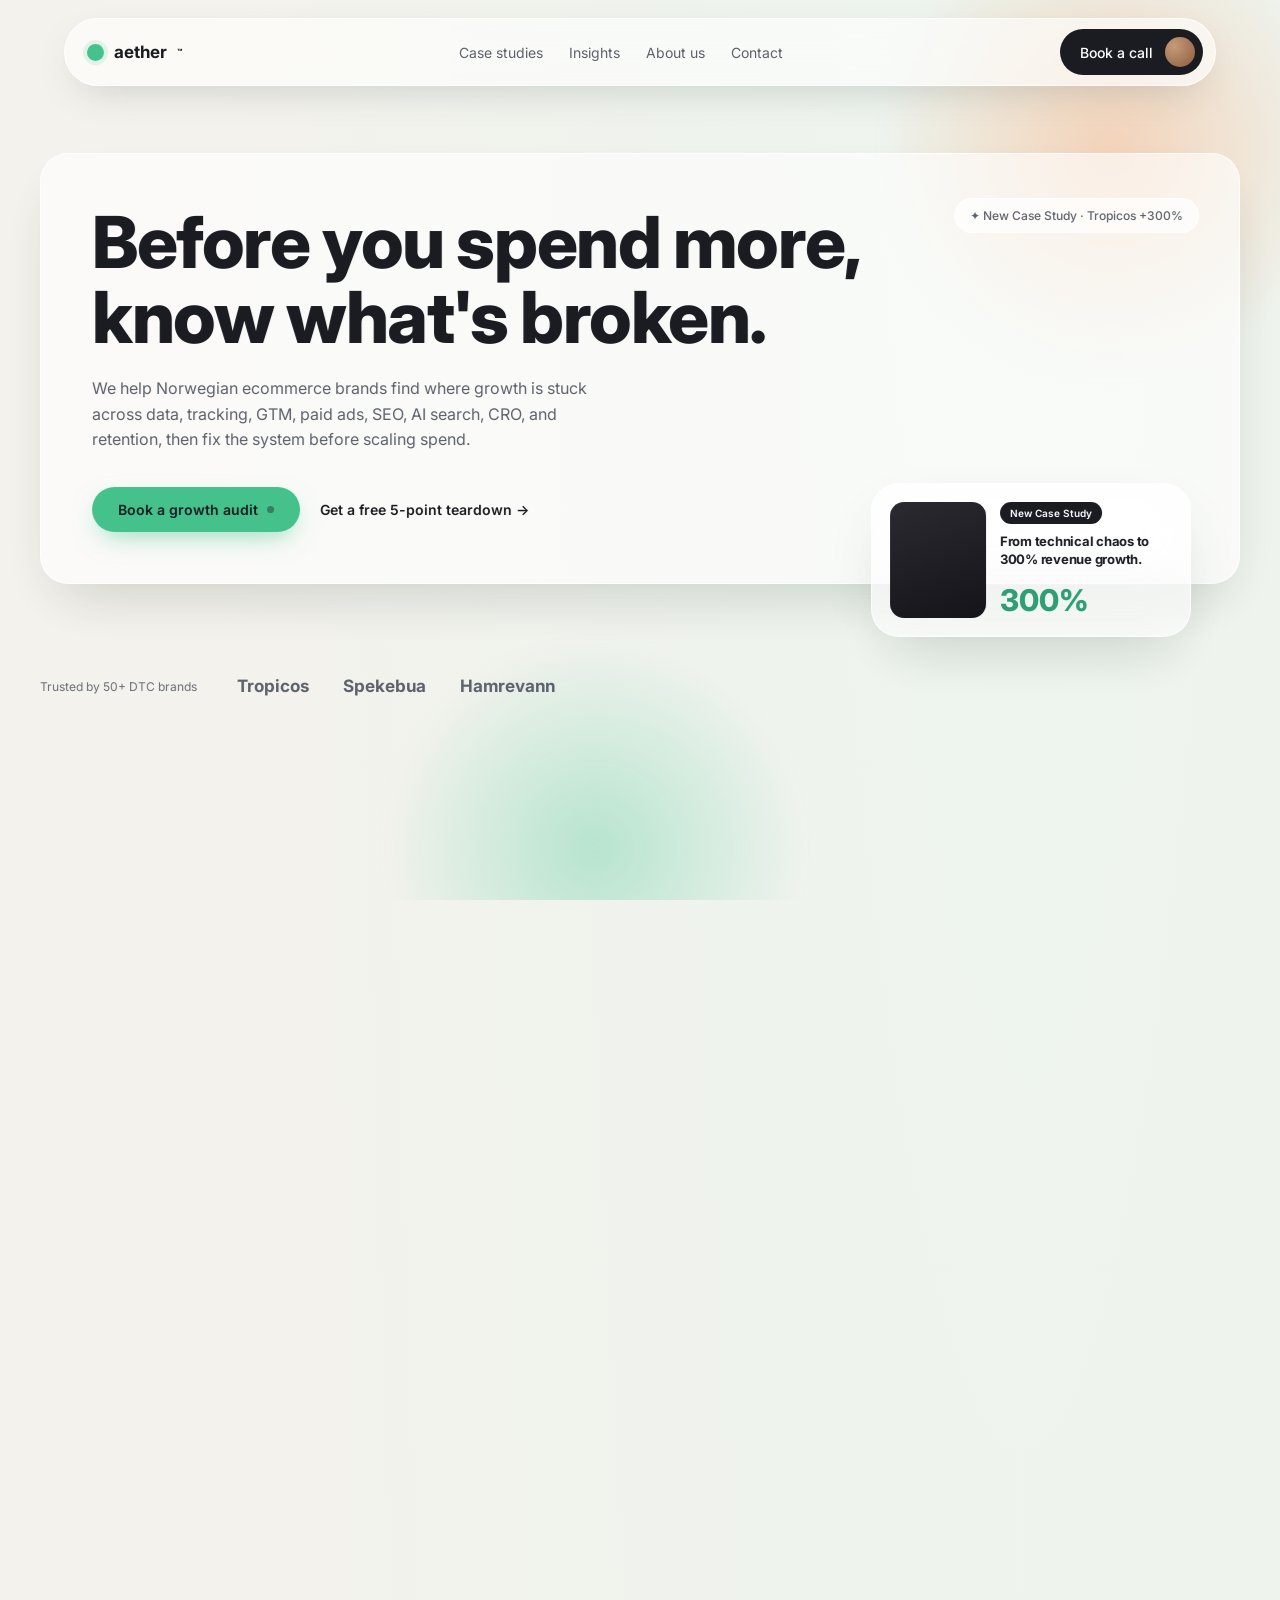
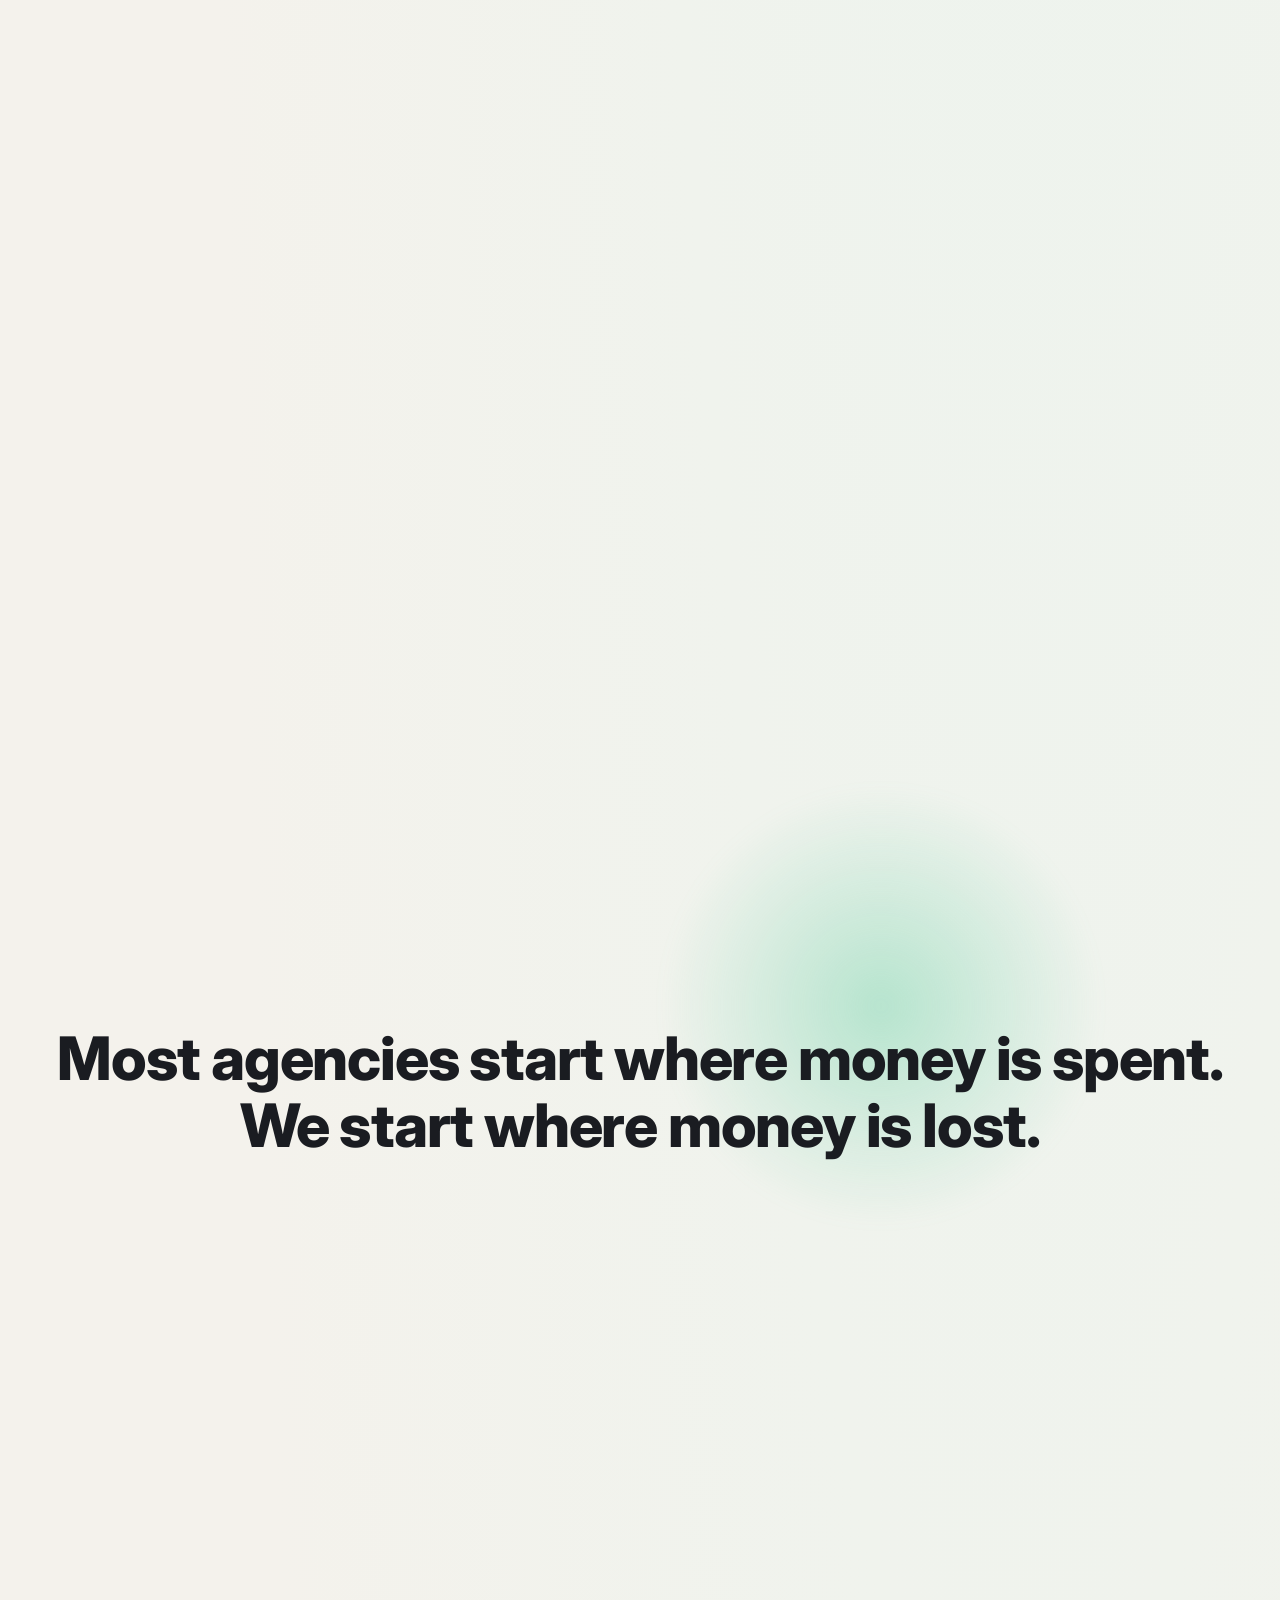
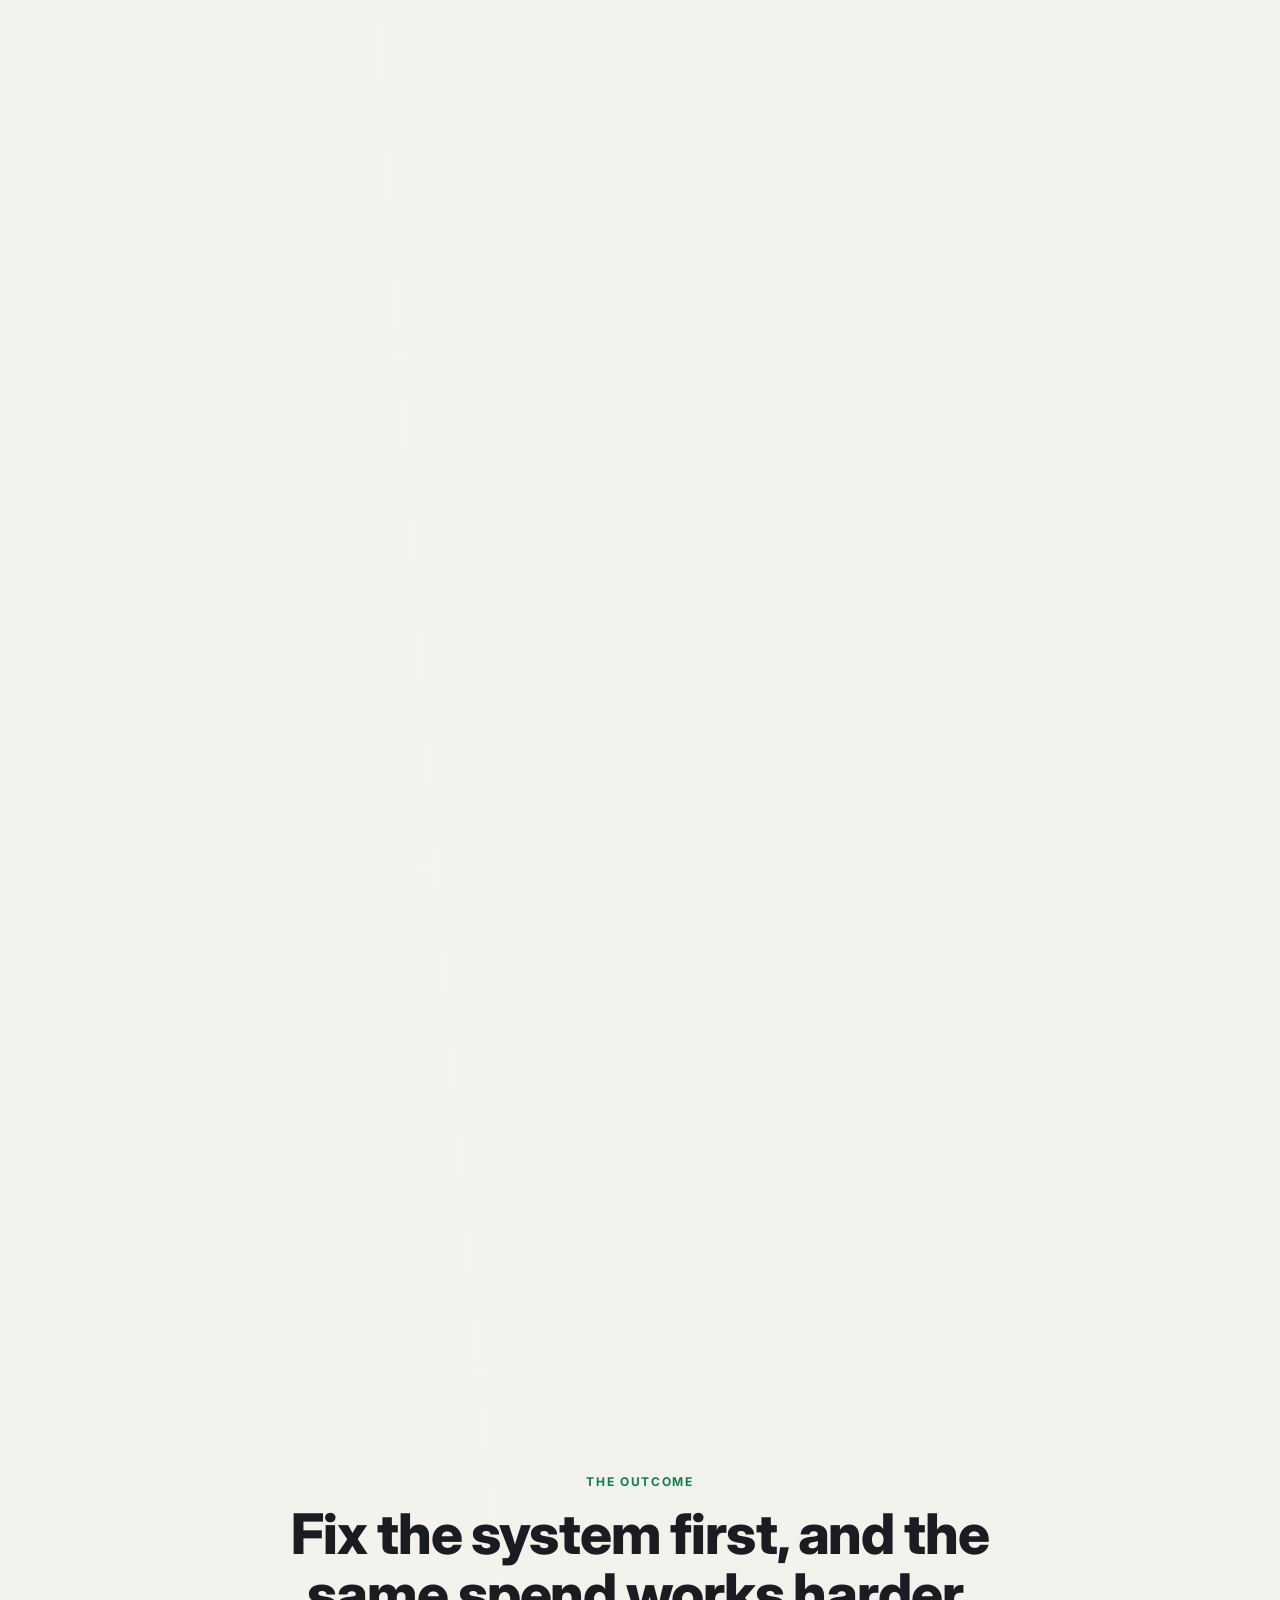
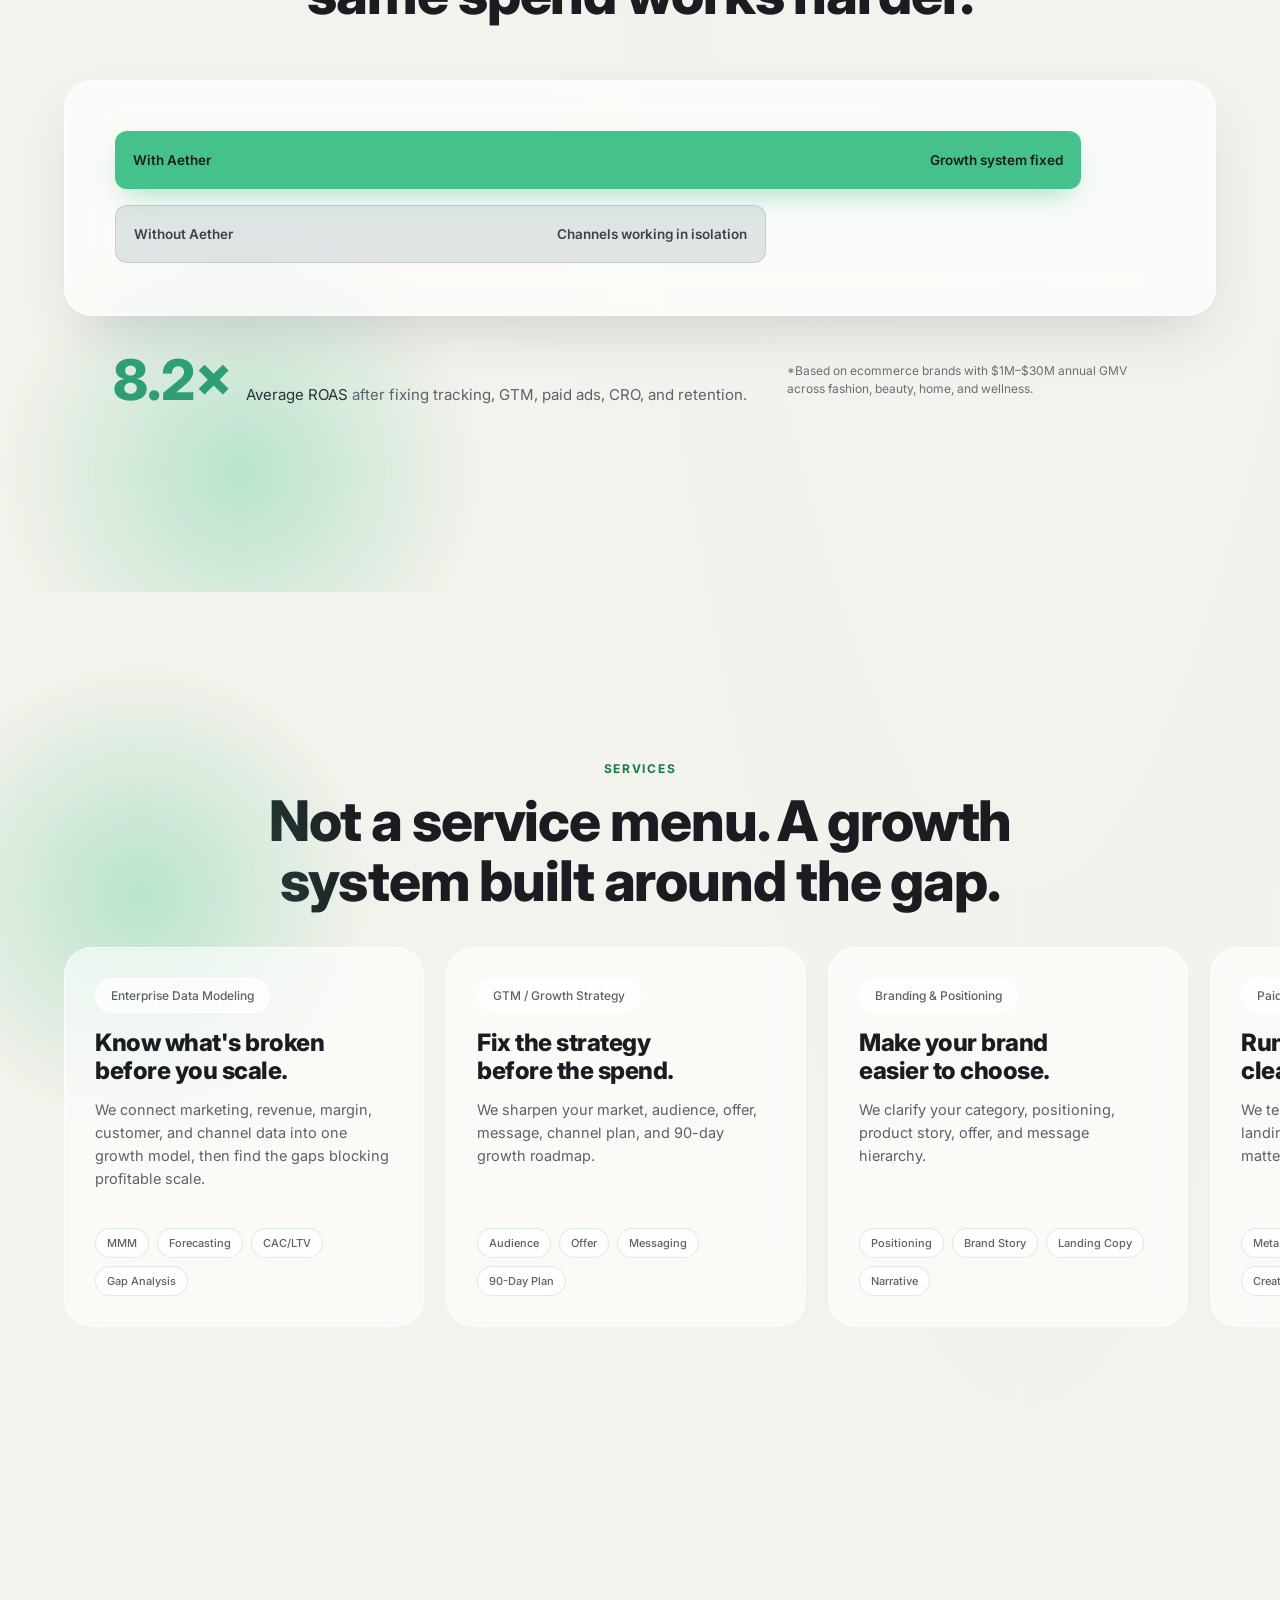
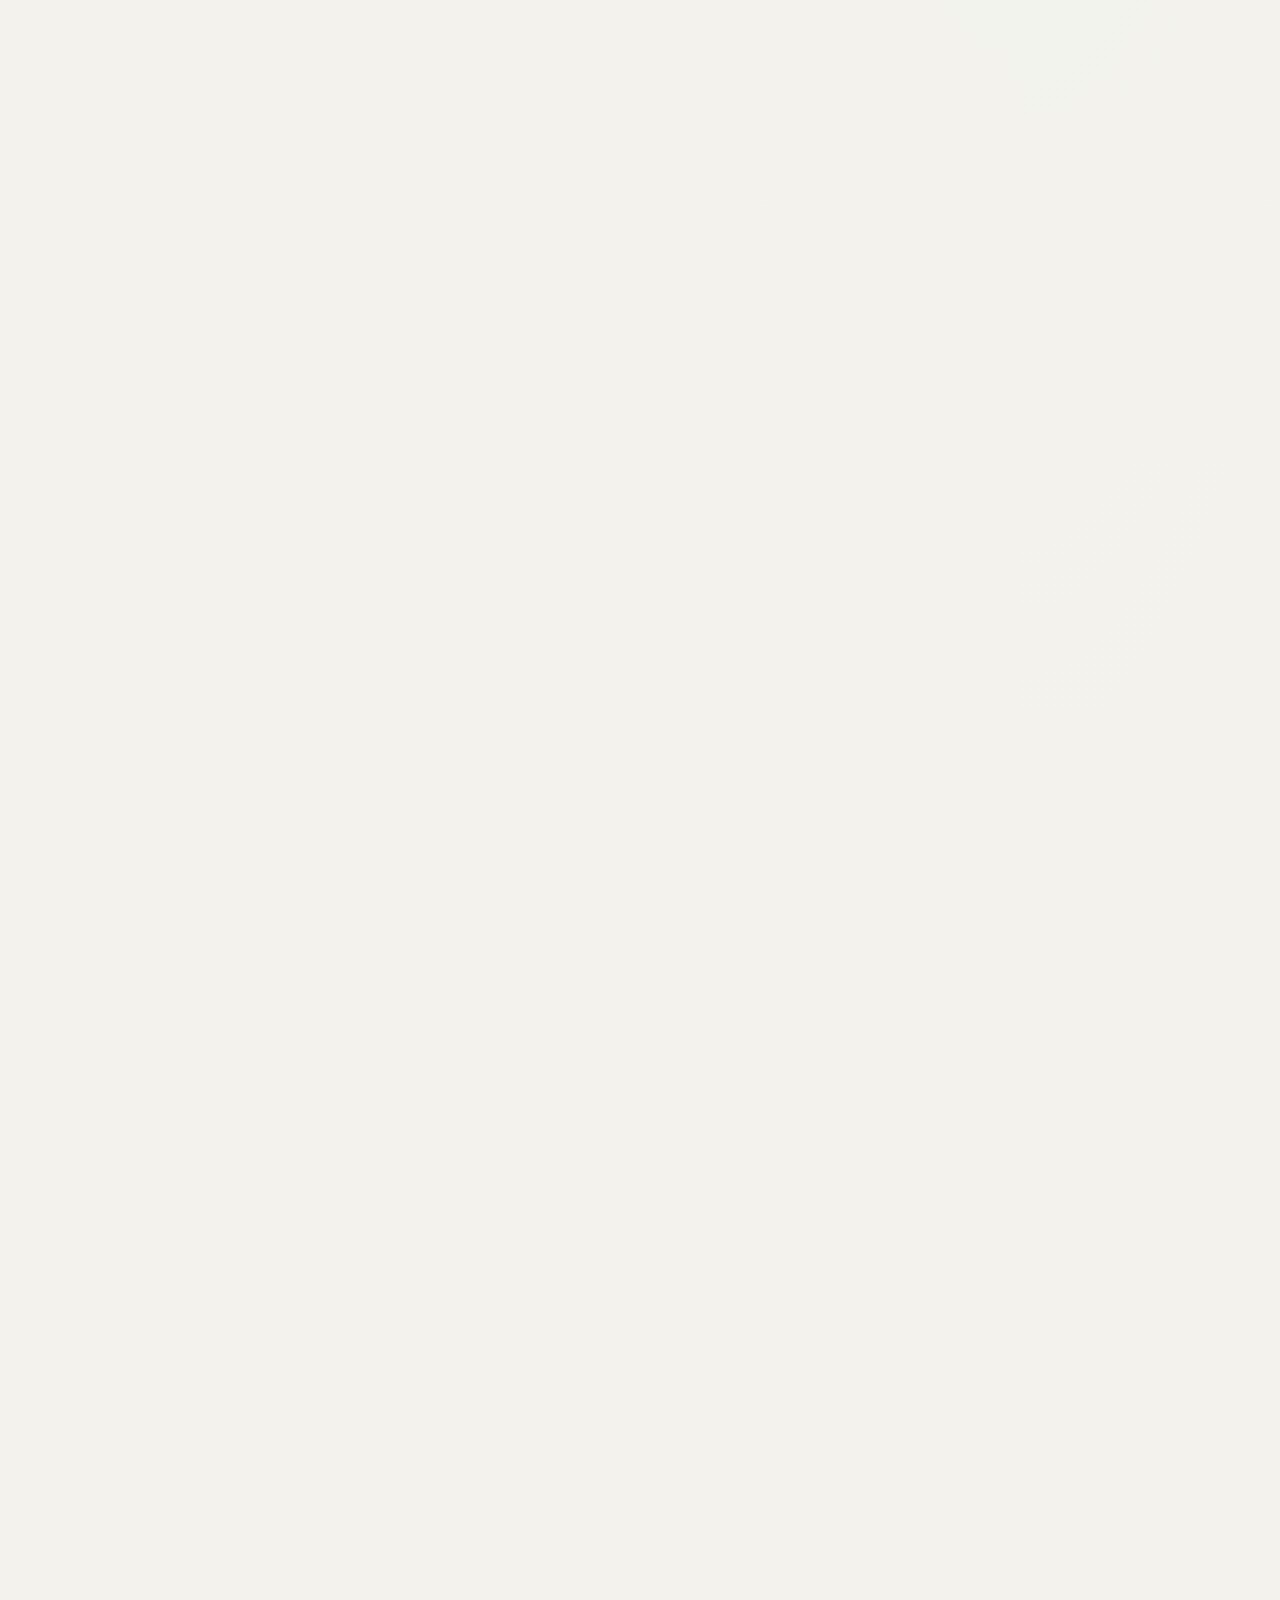
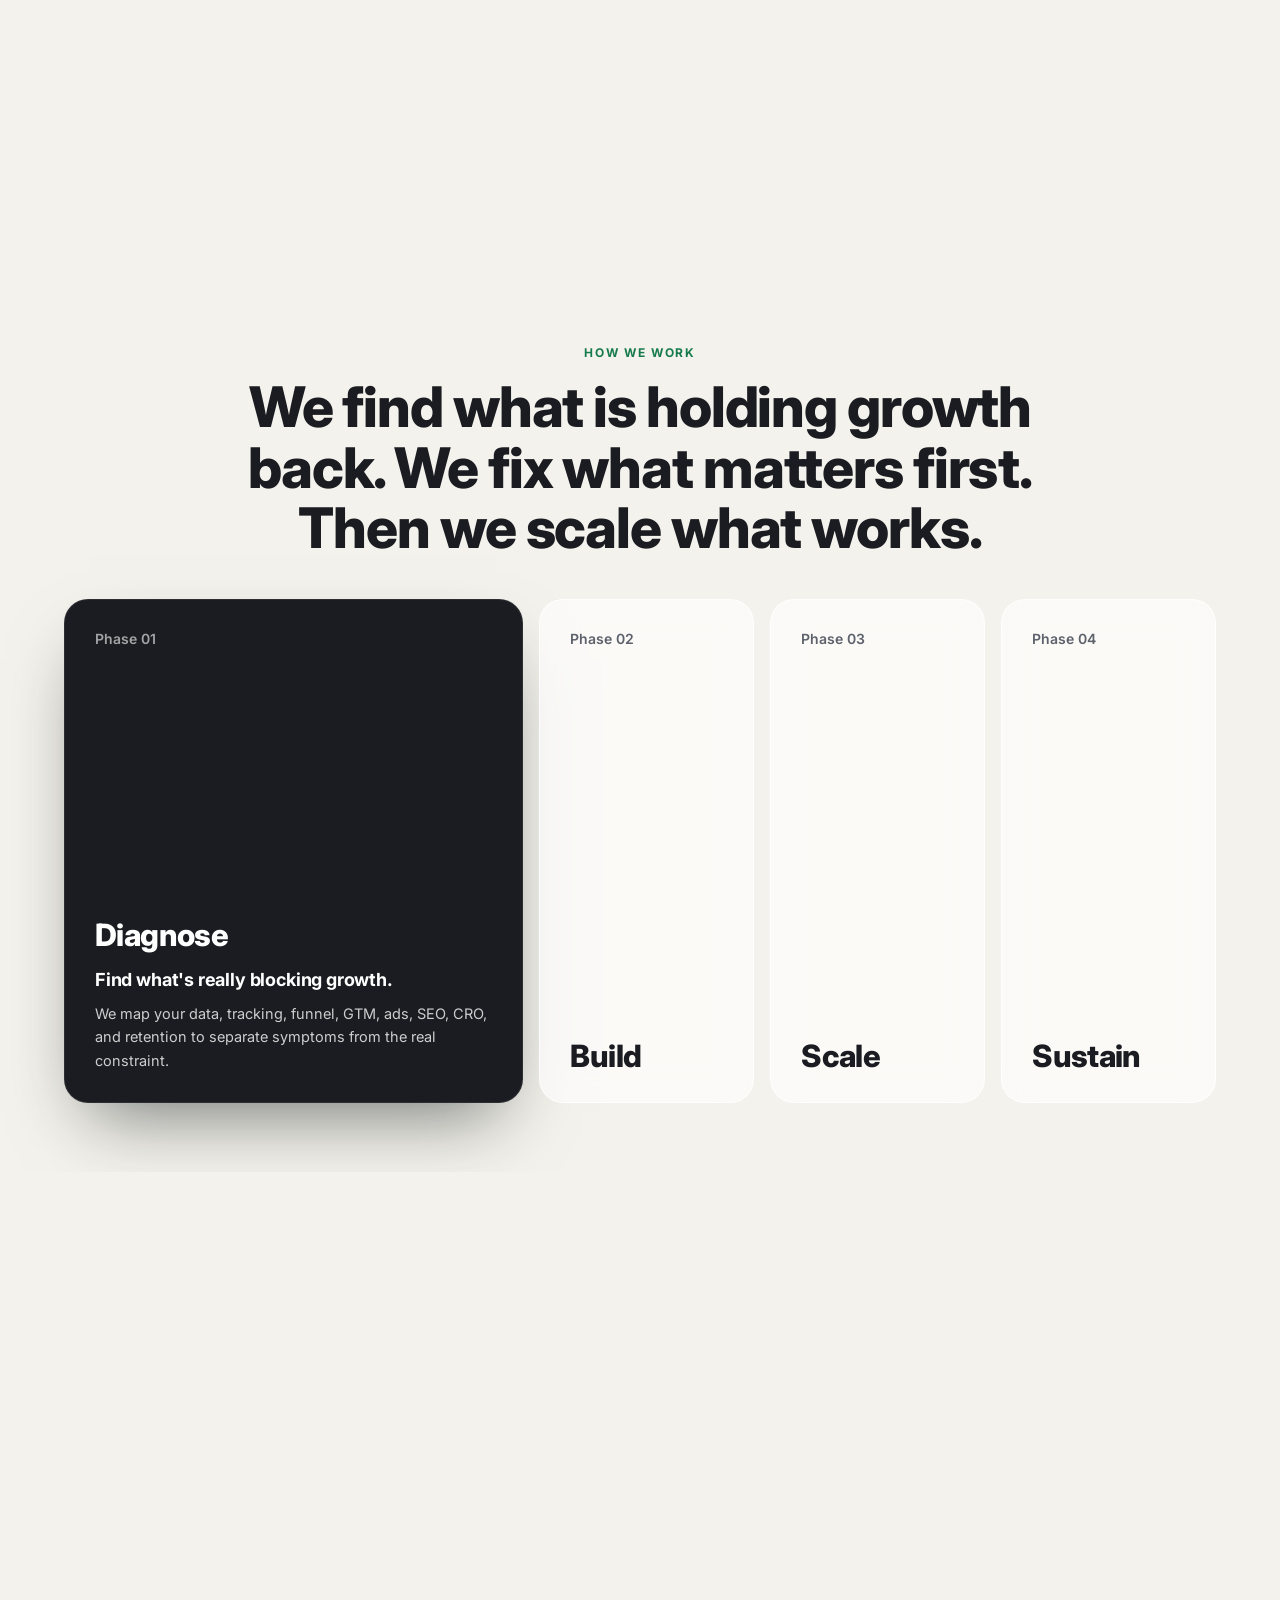
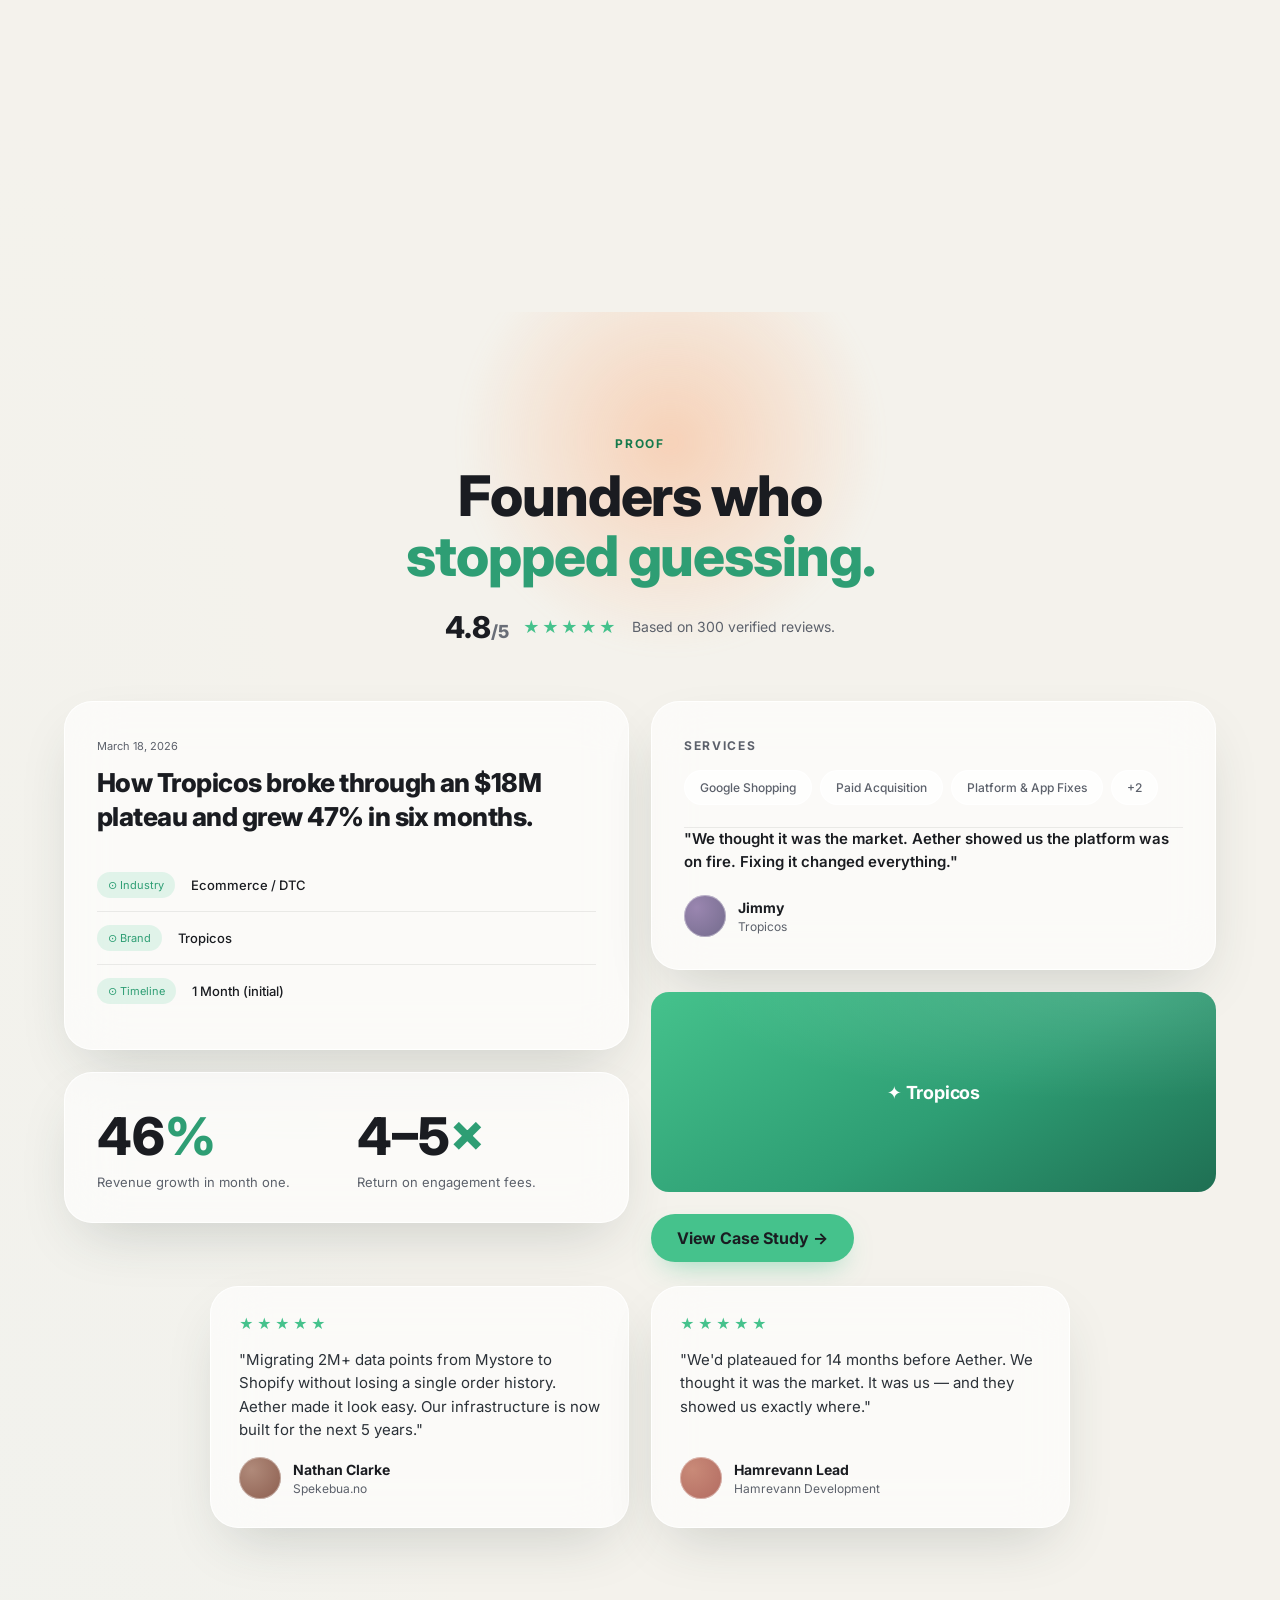
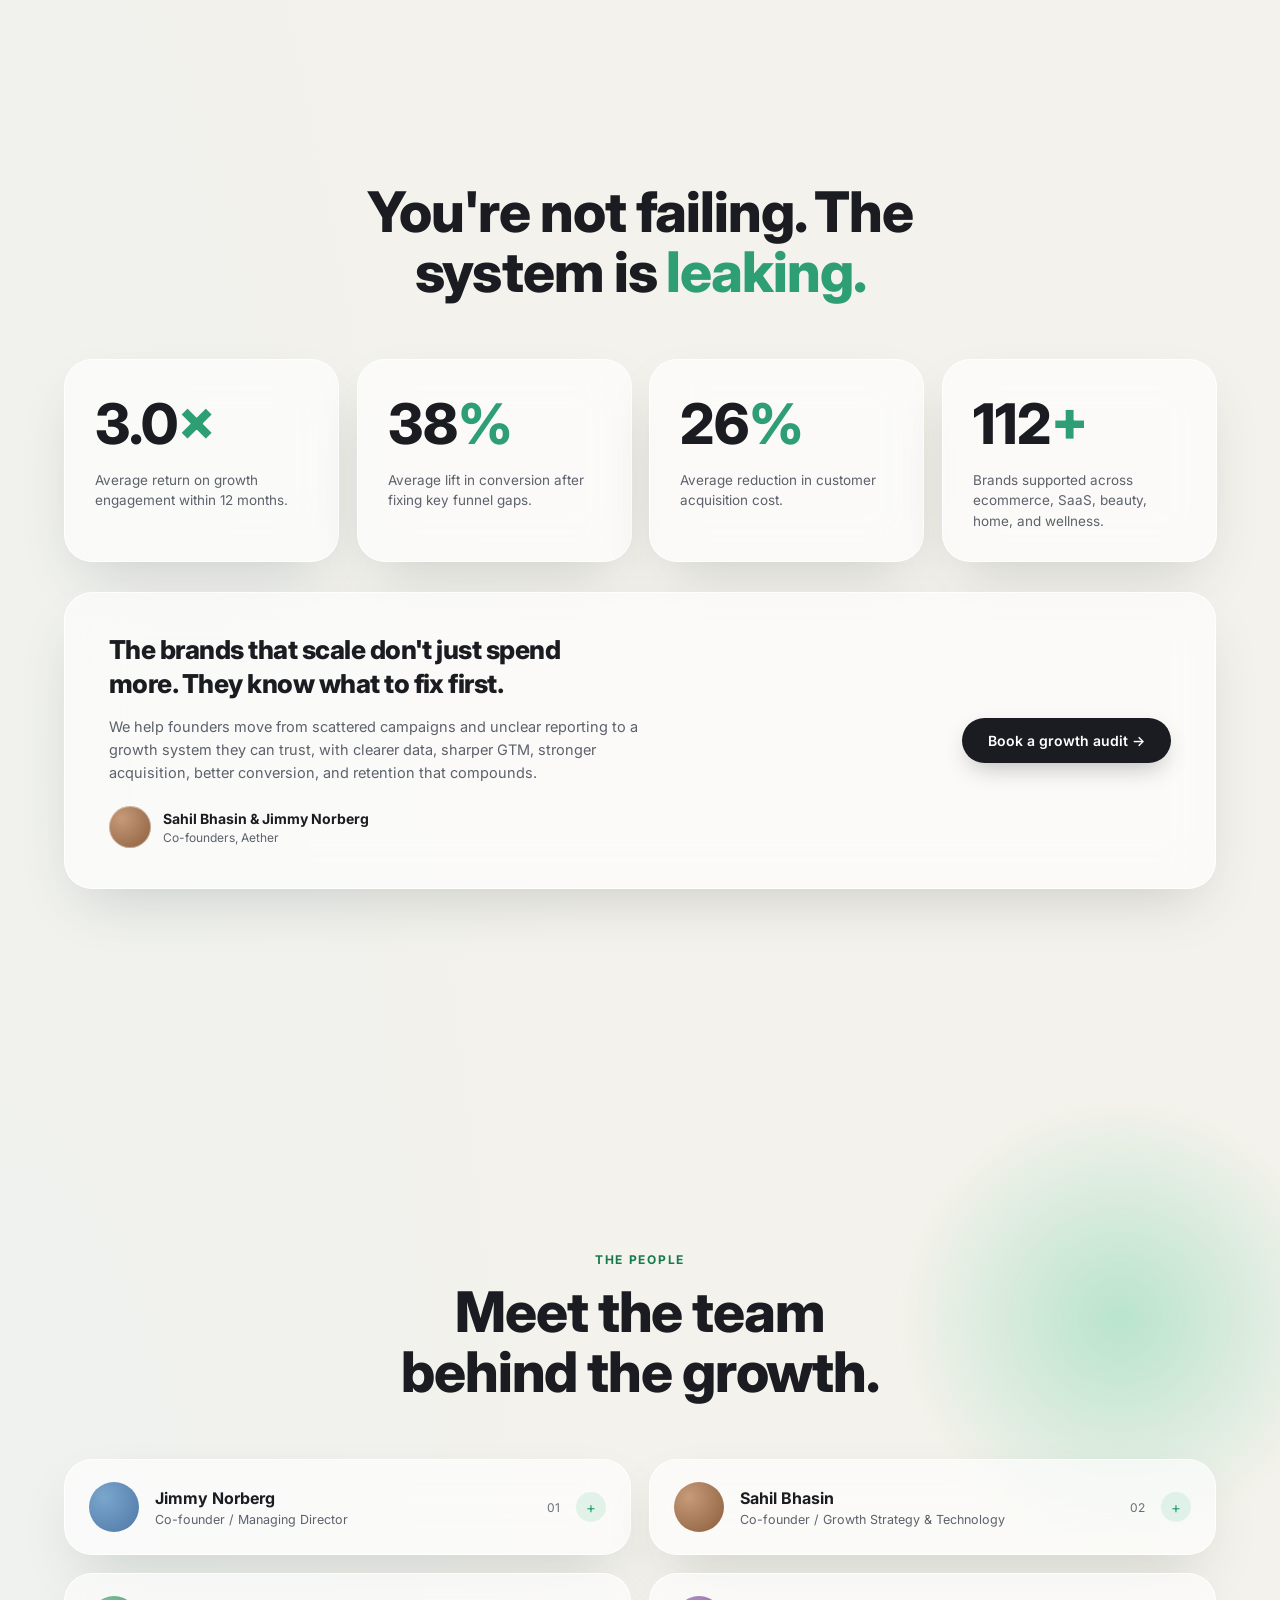
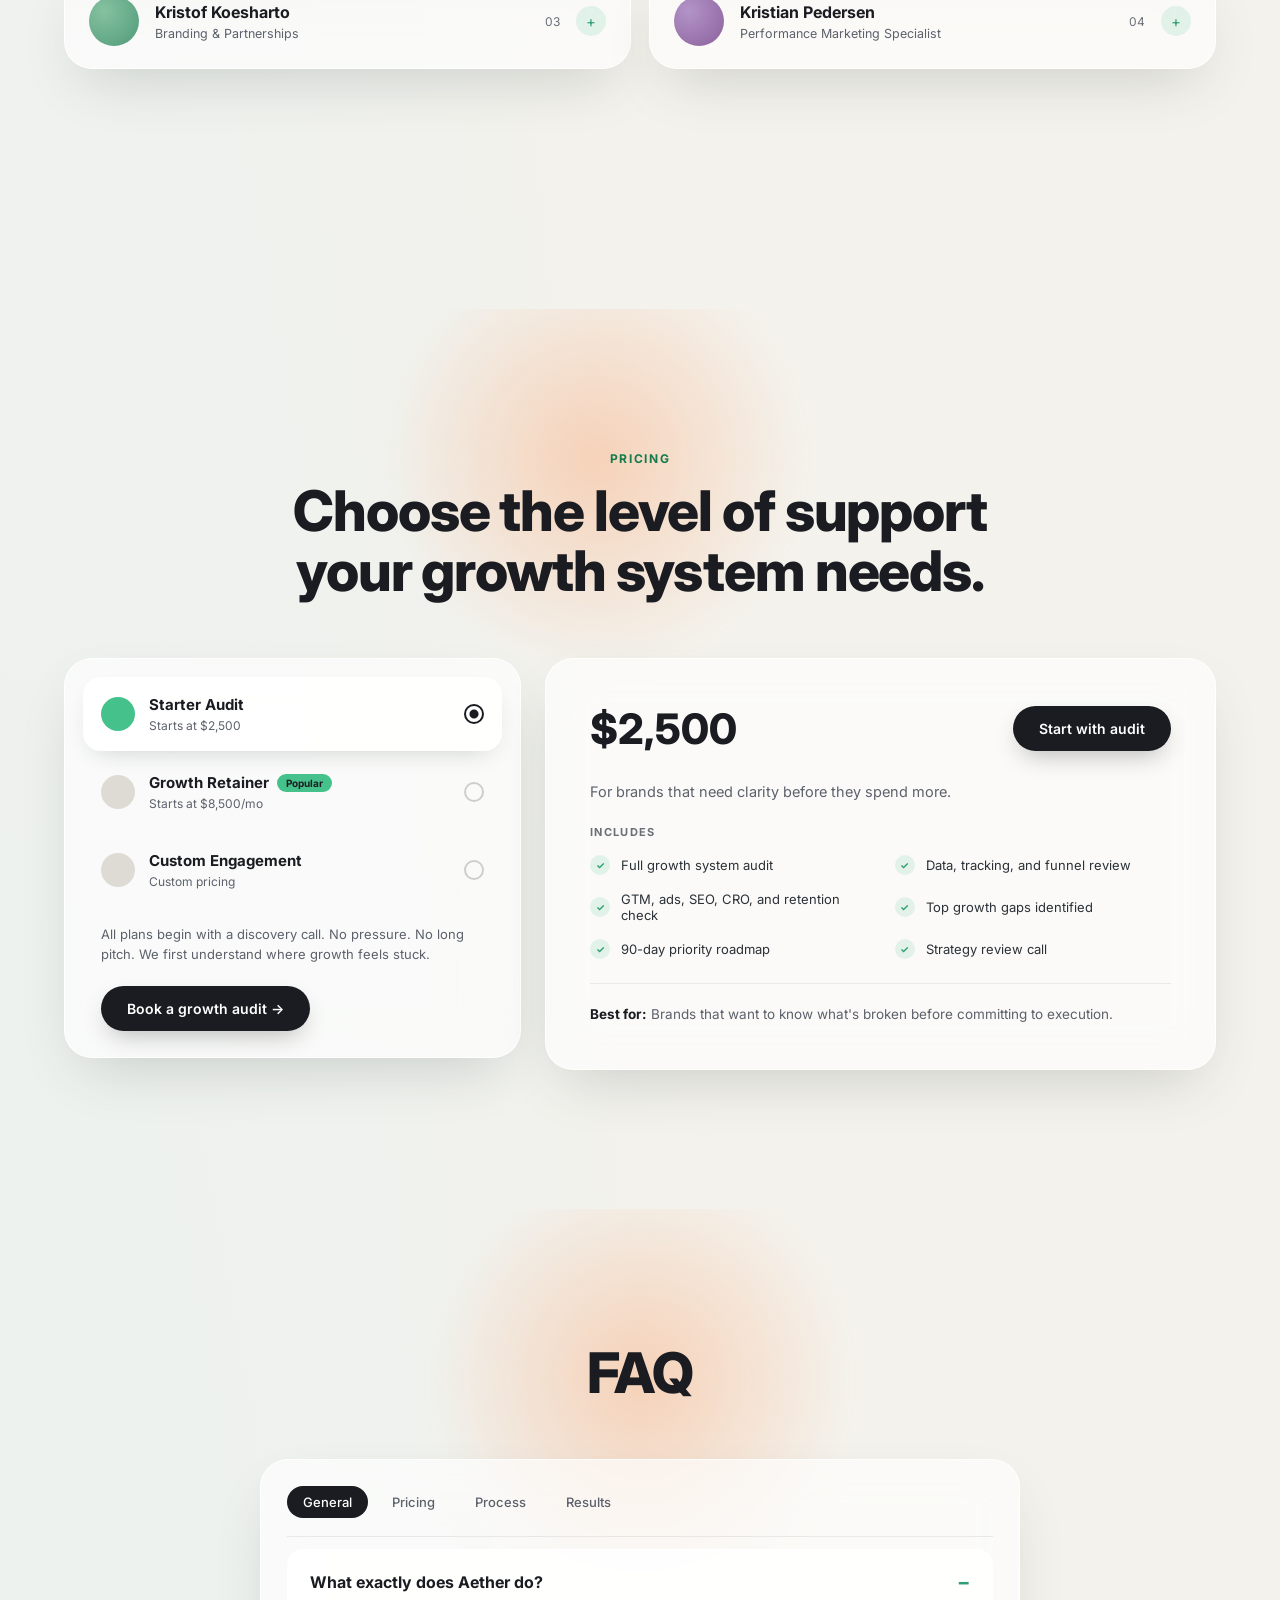
<file: index.html>
<!DOCTYPE html>
<html lang="en">
<head>
  <meta charset="UTF-8" />
  <meta name="viewport" content="width=device-width, initial-scale=1.0" />
  <title>Aether · Performance Growth</title>
  <link rel="preconnect" href="https://fonts.googleapis.com" />
  <link rel="preconnect" href="https://fonts.gstatic.com" crossorigin />
  <link href="https://fonts.googleapis.com/css2?family=Inter:wght@400;500;600;700;800&display=swap" rel="stylesheet" />
  <link rel="stylesheet" href="glass-atelier.css" />
</head>
<body>

  <!-- NAV -->
  <div class="nav">
    <div class="nav-inner">
      <a class="nav-logo" href="#top"><span class="dot"></span>aether<sup>™</sup></a>
      <ul class="nav-links">
        <li><a href="Case Studies.html">Case studies</a></li>
        <li><a href="Insights.html">Insights</a></li>
        <li><a href="#team">About us</a></li>
        <li><a href="#contact">Contact</a></li>
      </ul>
      <a class="nav-cta" href="#contact">Book a call <span class="av av-tan"></span></a>
    </div>
  </div>

  <!-- 01 + 02 · PINNED SCENE · hero is replaced by the statement on scroll -->
  <div class="scene" id="top" data-scene>
    <div class="scene-stage">
  <section class="section hero scene-layer" data-layer="hero">
    <div class="orb peach"></div><div class="orb mint"></div>
    <div class="wrap">
      <div class="glass hero-card">
        <span class="chip hero-chip">✦ New Case Study · Tropicos +300%</span>
        <h1>Before you spend more, know what's broken.</h1>
        <p>We help Norwegian ecommerce brands find where growth is stuck across data, tracking, GTM, paid ads, SEO, AI search, CRO, and retention, then fix the system before scaling spend.</p>
        <div class="row">
          <a class="pill" href="#contact">Book a growth audit <span class="d"></span></a>
          <a class="linklike" href="#contact">Get a free 5-point teardown →</a>
        </div>
        <div class="glass hero-peek">
          <div class="thumb"></div>
          <div class="pk-body">
            <span class="badge">New Case Study</span>
            <h4>From technical chaos to 300% revenue growth.</h4>
            <span class="big"><span data-count="300">0</span>%</span>
          </div>
        </div>
      </div>
      <div class="trust">
        <span class="lbl">Trusted by 50+ DTC brands</span>
        <div class="logos"><span>Tropicos</span><span>Spekebua</span><span>Hamrevann</span></div>
      </div>
    </div>
  </section>

  <section class="statement scene-layer" data-layer="statement">
    <div class="orb peach"></div>
    <div class="wrap">
      <div class="glass band">
        <h2>More spend. More noise. <em>No clear next move.</em></h2>
        <p class="band-sub">The problem is not one channel. It's the system between them.</p>
      </div>
    </div>
  </section>
    </div><!-- /scene-stage -->
  </div><!-- /scene -->

  <!-- 03 + 04 · PINNED CURTAIN · headline parts to reveal the before/after -->
  <section class="what-changes" data-fold3>
    <div class="wc-sticky">
      <div class="orb mint wc-orb" style="width:440px;height:440px;right:14%;top:16%"></div>
      <div class="wc-cards">
        <div class="wrap">
          <span class="eyebrow" style="display:block;text-align:center;margin-bottom:24px">The difference</span>
          <div class="ba-grid">
        <article class="ba-card before">
          <span class="k">Before</span>
          <div class="ba-brand"><span class="bd"></span>aether<sup>™</sup></div>
          <h3>Spending more, but still unsure what's working.</h3>
          <hr class="rule" />
          <ul class="ba-list">
            <li><span class="m">✕</span>Ads are running.</li>
            <li><span class="m">✕</span>SEO is moving slowly.</li>
            <li><span class="m">✕</span>Reports look busy.</li>
            <li><span class="m">✕</span>The team has opinions.</li>
            <li><span class="m">✕</span>Profit still feels unclear.</li>
          </ul>
        </article>
        <article class="ba-card after">
          <span class="k">After</span>
          <div class="ba-brand"><span class="bd"></span>aether<sup>™</sup></div>
          <h3>Knowing what to fix before you scale.</h3>
          <hr class="rule" />
          <ul class="ba-list">
            <li><span class="m">✓</span>The data shows the gap.</li>
            <li><span class="m">✓</span>Tracking is cleaner.</li>
            <li><span class="m">✓</span>GTM is sharper.</li>
            <li><span class="m">✓</span>Pages convert better.</li>
            <li><span class="m">✓</span>Spend finally has a system behind it.</li>
          </ul>
        </article>
          </div>
        </div>
      </div><!-- /wc-cards -->
      <h2 class="wc-title">
        <span class="wc-line wc-line-1">Most agencies start where money is spent.</span>
        <span class="wc-line wc-line-2">We start where money is lost.</span>
      </h2>
    </div>
  </section>

  <!-- 05 · RESULTS -->
  <section class="section">
    <div class="orb mint" style="width:480px;height:480px;left:0;bottom:-120px"></div>
    <div class="wrap">
      <div class="sec-head"><span class="eyebrow">The outcome</span><h2>Fix the system first, and the same spend works harder.</h2></div>
      <div class="glass chart-card">
        <div class="bars">
          <div class="bar with" data-bar="92"><span>With Aether</span><span>Growth system fixed</span></div>
          <div class="bar without" data-bar="62"><span>Without Aether</span><span>Channels working in isolation</span></div>
        </div>
      </div>
      <div class="results-foot">
        <div class="roas"><span class="n"><span data-count="8.2" data-decimals="1">0</span>×</span><span class="l">Average ROAS <span style="color:var(--muted)">after fixing tracking, GTM, paid ads, CRO, and retention.</span></span></div>
        <p class="results-note">*Based on ecommerce brands with $1M–$30M annual GMV across fashion, beauty, home, and wellness.</p>
      </div>
    </div>
  </section>

  <!-- 06 · SERVICES (pinned horizontal scroll — cards slide as you scroll) -->
  <section class="services-hscroll" id="services" data-hscroll>
    <div class="hs-stage">
      <div class="orb mint" style="width:460px;height:460px;left:-90px;top:8%"></div>
      <div class="hs-head">
        <span class="eyebrow">Services</span>
        <h2>Not a service menu. A growth system built around the gap.</h2>
      </div>
      <div class="hs-track">
        <article class="svc-card2">
          <span class="chip">Enterprise Data Modeling</span>
          <h3>Know what's broken before you scale.</h3>
          <p>We connect marketing, revenue, margin, customer, and channel data into one growth model, then find the gaps blocking profitable scale.</p>
          <div class="svc-chips"><span>MMM</span><span>Forecasting</span><span>CAC/LTV</span><span>Gap Analysis</span></div>
        </article>
        <article class="svc-card2">
          <span class="chip">GTM / Growth Strategy</span>
          <h3>Fix the strategy before the spend.</h3>
          <p>We sharpen your market, audience, offer, message, channel plan, and 90-day growth roadmap.</p>
          <div class="svc-chips"><span>Audience</span><span>Offer</span><span>Messaging</span><span>90-Day Plan</span></div>
        </article>
        <article class="svc-card2">
          <span class="chip">Branding &amp; Positioning</span>
          <h3>Make your brand easier to choose.</h3>
          <p>We clarify your category, positioning, product story, offer, and message hierarchy.</p>
          <div class="svc-chips"><span>Positioning</span><span>Brand Story</span><span>Landing Copy</span><span>Narrative</span></div>
        </article>
        <article class="svc-card2">
          <span class="chip">Paid Acquisition</span>
          <h3>Run ads with a clearer reason.</h3>
          <p>We test audiences, offers, creatives, and landing pages across the channels that matter.</p>
          <div class="svc-chips"><span>Meta</span><span>Google</span><span>TikTok</span><span>Creative Testing</span></div>
        </article>
        <article class="svc-card2">
          <span class="chip">SEO &amp; AI Search</span>
          <h3>Show up where buyers search.</h3>
          <p>We improve visibility across Google, AI engines, category pages, content, and search intent.</p>
          <div class="svc-chips"><span>Technical SEO</span><span>AI Visibility</span><span>Content</span><span>Schema</span></div>
        </article>
        <article class="svc-card2">
          <span class="chip">Conversion Rate Optimization</span>
          <h3>Turn more visits into buyers.</h3>
          <p>We fix the places customers drop off across pages, mobile UX, checkout, trust, and speed.</p>
          <div class="svc-chips"><span>Product Pages</span><span>Mobile UX</span><span>Checkout</span><span>Trust</span></div>
        </article>
        <article class="svc-card2">
          <span class="chip">Retention &amp; Lifecycle</span>
          <h3>Make customers come back.</h3>
          <p>We build email, SMS, post-purchase, winback, and repeat purchase systems.</p>
          <div class="svc-chips"><span>Email</span><span>SMS</span><span>Winback</span><span>Repeat Purchase</span></div>
        </article>
        <article class="svc-card2 svc-quote-card glass">
          <div class="stars">★★★★★</div>
          <p class="sq">"Conversions up 41% in six weeks, without spending a dollar more on ads."</p>
          <div class="person"><span class="av av-tan"></span><span class="meta"><strong>Nathan Clarke</strong><em>Founder, Spekebua</em></span></div>
        </article>
      </div>
    </div>
  </section>

  <!-- 08 · PROCESS -->
  <section class="process-pin" data-phasescroll>
    <div class="phase-stage">
    <div class="wrap">
      <div class="phase-head-row"><span class="eyebrow">How we work</span><h2 class="phase-title">We find what is holding growth back. We fix what matters first. Then we scale what works.</h2></div>
      <div class="pcard-row">
        <article class="pcard active">
          <span class="pt">Phase 01</span>
          <div class="pc-foot">
            <h4>Diagnose</h4>
            <div class="pc-rev"><p class="ph-lead">Find what's really blocking growth.</p>
            <p class="pd">We map your data, tracking, funnel, GTM, ads, SEO, CRO, and retention to separate symptoms from the real constraint.</p></div>
          </div>
        </article>
        <article class="pcard">
          <span class="pt">Phase 02</span>
          <div class="pc-foot">
            <h4>Build</h4>
            <div class="pc-rev"><p class="ph-lead">Fix the gaps that matter first.</p>
            <p class="pd">We fix the highest-leverage gaps first: strategy, tracking, positioning, pages, campaigns, search visibility, or retention, based on what the diagnosis shows.</p></div>
          </div>
        </article>
        <article class="pcard">
          <span class="pt">Phase 03</span>
          <div class="pc-foot">
            <h4>Scale</h4>
            <div class="pc-rev"><p class="ph-lead">Put more behind what proves it can work.</p>
            <p class="pd">Once the system is clear, we scale the channels, offers, creatives, and conversion paths that show real growth potential.</p></div>
          </div>
        </article>
        <article class="pcard">
          <span class="pt">Phase 04</span>
          <div class="pc-foot">
            <h4>Sustain</h4>
            <div class="pc-rev"><p class="ph-lead">Keep growth from depending on one campaign.</p>
            <p class="pd">We keep improving reporting, CRO, retention, acquisition, and forecasting so growth becomes easier to manage over time.</p></div>
          </div>
        </article>
      </div>
    </div>
    </div>
  </section>

  <!-- 12 · CASE STUDY -->
  <!-- 12+07 · PROOF (case study + testimonials merged) -->
  <section class="section" id="case">
    <div class="orb peach" style="width:420px;height:420px;left:36%;top:-80px"></div>
    <div class="wrap">
      <div class="sec-head">
        <span class="eyebrow">Proof</span>
        <h2>Founders who <em>stopped guessing.</em></h2>
        <div class="testi-rating-c">
          <span class="trc-n"><span data-count="4.9" data-decimals="1">0</span><s>/5</s></span>
          <span class="trc-stars">★★★★★</span>
          <span class="trc-m">Based on 300 verified reviews.</span>
        </div>
      </div>
      <div class="cs-grid">
        <div class="cs-col">
          <div class="glass cs-card">
            <span class="date">March 18, 2026</span>
            <h3>How Tropicos broke through an $18M plateau and grew 47% in six months.</h3>
            <dl class="cs-meta">
              <div><dt><span class="pill-meta">⊙ Industry</span></dt><dd>Ecommerce / DTC</dd></div>
              <div><dt><span class="pill-meta">⊙ Brand</span></dt><dd>Tropicos</dd></div>
              <div><dt><span class="pill-meta">⊙ Timeline</span></dt><dd>1 Month (initial)</dd></div>
            </dl>
          </div>
          <div class="glass cs-card cs-stats">
            <div><span class="n"><span data-count="47">0</span><s>%</s></span><p>Revenue growth in month one.</p></div>
            <div><span class="n">4–5<s>×</s></span><p>Return on engagement fees.</p></div>
          </div>
        </div>
        <div class="cs-col">
          <div class="glass cs-card">
            <span class="eyebrow" style="color:var(--muted)">Services</span>
            <div class="cs-svc-tags"><span class="chip">Google Shopping</span><span class="chip">Paid Acquisition</span><span class="chip">Platform &amp; App Fixes</span><span class="chip">+2</span></div>
            <hr class="rule" />
            <p style="font-size:15px;font-weight:600;line-height:1.5;margin-bottom:22px">"We thought it was the market. Aether showed us the platform was on fire. Fixing it changed everything."</p>
            <div class="person"><span class="av av-plum"></span><span class="meta"><strong>Jimmy</strong><em>Tropicos</em></span></div>
          </div>
          <div class="cs-photo">✦ Tropicos</div>
          <a class="cs-cta" href="#contact">View Case Study →</a>
        </div>
      </div>
      <div class="qw-grid two">
        <figure class="glass qw-card">
          <div class="qw-top"><div class="stars">★★★★★</div></div>
          <blockquote>"Migrating 2M+ data points from Mystore to Shopify without losing a single order history. Aether made it look easy. Our infrastructure is now built for the next 5 years."</blockquote>
          <figcaption class="person"><span class="av av-clay"></span><span class="meta"><strong>Nathan Clarke</strong><em>Spekebua.no</em></span></figcaption>
        </figure>
        <figure class="glass qw-card">
          <div class="qw-top"><div class="stars">★★★★★</div></div>
          <blockquote>"We'd plateaued for 14 months before Aether. We thought it was the market. It was us — and they showed us exactly where."</blockquote>
          <figcaption class="person"><span class="av av-rust"></span><span class="meta"><strong>Hamrevann Lead</strong><em>Hamrevann Development</em></span></figcaption>
        </figure>
      </div>
    </div>
  </section>

  <!-- 10 · STATS -->
  <section class="section">
    <div class="wrap">
      <div class="sec-head"><h2>You're not failing. The system is <em>leaking.</em></h2></div>
      <div class="stat-grid">
        <div class="glass stat"><span class="n"><span data-count="3.2" data-decimals="1">0</span><s>×</s></span><p>Average return on growth engagement within 12 months.</p></div>
        <div class="glass stat"><span class="n"><span data-count="41">0</span><s>%</s></span><p>Average lift in conversion after fixing key funnel gaps.</p></div>
        <div class="glass stat"><span class="n"><span data-count="28">0</span><s>%</s></span><p>Average reduction in customer acquisition cost.</p></div>
        <div class="glass stat"><span class="n"><span data-count="120">0</span><s>+</s></span><p>Brands supported across ecommerce, SaaS, beauty, home, and wellness.</p></div>
      </div>
      <div class="glass stat-cta">
        <div>
          <h3>The brands that scale don't just spend more. They know what to fix first.</h3>
          <p class="sub">We help founders move from scattered campaigns and unclear reporting to a growth system they can trust, with clearer data, sharper GTM, stronger acquisition, better conversion, and retention that compounds.</p>
          <div class="person"><span class="av av-tan"></span><span class="meta"><strong>Sahil Bhasin &amp; Jimmy Norberg</strong><em>Co-founders, Aether</em></span></div>
        </div>
        <a class="pill pill-dark" href="#contact">Book a growth audit →</a>
      </div>
    </div>
  </section>

  <!-- 09 · TEAM -->
  <section class="section" id="team">
    <div class="orb mint" style="width:440px;height:440px;right:-60px;top:10%"></div>
    <div class="wrap">
      <div class="sec-head"><span class="eyebrow">The people</span><h2>Meet the team behind the growth.</h2></div>
      <div class="team-grid">
        <div class="glass member"><span class="av av-blue"></span><span class="meta"><strong>Jimmy Norberg</strong><em>Co-founder / Managing Director</em></span><span class="no">01</span><span class="plus">+</span></div>
        <div class="glass member"><span class="av av-tan"></span><span class="meta"><strong>Sahil Bhasin</strong><em>Co-founder / Growth Strategy &amp; Technology</em></span><span class="no">02</span><span class="plus">+</span></div>
        <div class="glass member"><span class="av av-green"></span><span class="meta"><strong>Kristof Koesharto</strong><em>Branding &amp; Partnerships</em></span><span class="no">03</span><span class="plus">+</span></div>
        <div class="glass member"><span class="av av-violet"></span><span class="meta"><strong>Kristian Pedersen</strong><em>Performance Marketing Specialist</em></span><span class="no">04</span><span class="plus">+</span></div>
      </div>
    </div>
  </section>

  <!-- 11 · PRICING -->
  <section class="section" id="pricing">
    <div class="orb peach" style="width:420px;height:420px;left:30%;top:-60px"></div>
    <div class="wrap">
      <div class="sec-head"><span class="eyebrow">Pricing</span><h2>Choose the level of support your growth system needs.</h2></div>
      <div class="price-grid">
        <div class="glass price-select">
          <div class="plan-row sel" data-plan="starter"><span class="bd"></span><span class="meta"><strong>Starter Audit</strong><em>Starts at $2,500</em></span><span class="radio"></span></div>
          <div class="plan-row" data-plan="growth"><span class="bd"></span><span class="meta"><strong>Growth Retainer <span class="pop">Popular</span></strong><em>Starts at $8,500/mo</em></span><span class="radio"></span></div>
          <div class="plan-row" data-plan="custom"><span class="bd"></span><span class="meta"><strong>Custom Engagement</strong><em>Custom pricing</em></span><span class="radio"></span></div>
          <p class="price-note">All plans begin with a discovery call. No pressure. No long pitch. We first understand where growth feels stuck.</p>
          <a class="pill pill-dark price-cta" href="#contact">Book a growth audit →</a>
        </div>
        <div class="price-details">
          <div class="glass price-detail show" data-plan="starter">
            <div class="top"><span class="price"><b>$2,500</b></span><a class="pill pill-dark" href="#contact">Start with audit</a></div>
            <p class="desc">For brands that need clarity before they spend more.</p>
            <span class="feat-label">Includes</span>
            <ul class="feats">
              <li><span class="fc">✓</span>Full growth system audit</li>
              <li><span class="fc">✓</span>Data, tracking, and funnel review</li>
              <li><span class="fc">✓</span>GTM, ads, SEO, CRO, and retention check</li>
              <li><span class="fc">✓</span>Top growth gaps identified</li>
              <li><span class="fc">✓</span>90-day priority roadmap</li>
              <li><span class="fc">✓</span>Strategy review call</li>
            </ul>
            <p class="best"><strong>Best for:</strong> Brands that want to know what's broken before committing to execution.</p>
          </div>
          <div class="glass price-detail" data-plan="growth">
            <div class="top"><span class="price"><b>$8,500</b>/mo</span><a class="pill pill-dark" href="#contact">Apply for retainer</a></div>
            <p class="desc">For brands ready to fix the gaps and scale what works.</p>
            <span class="feat-label">Includes</span>
            <ul class="feats">
              <li><span class="fc">✓</span>Ongoing growth strategy</li>
              <li><span class="fc">✓</span>Paid ads management</li>
              <li><span class="fc">✓</span>CRO improvements</li>
              <li><span class="fc">✓</span>SEO &amp; AI search support</li>
              <li><span class="fc">✓</span>Retention and lifecycle strategy</li>
              <li><span class="fc">✓</span>Weekly growth reviews</li>
              <li><span class="fc">✓</span>Monthly reporting and forecasting</li>
            </ul>
            <p class="best"><strong>Best for:</strong> Brands that want a senior growth team managing strategy, acquisition, conversion, and retention.</p>
          </div>
          <div class="glass price-detail" data-plan="custom">
            <div class="top"><span class="price"><b>Custom pricing</b></span><a class="pill pill-dark" href="#contact">Get a quote</a></div>
            <p class="desc">For enterprise projects, migrations, data modeling, or multi-channel growth systems.</p>
            <span class="feat-label">Includes</span>
            <ul class="feats">
              <li><span class="fc">✓</span>Enterprise data modeling</li>
              <li><span class="fc">✓</span>MMM and forecasting</li>
              <li><span class="fc">✓</span>Platform or Shopify migration</li>
              <li><span class="fc">✓</span>Full-funnel growth architecture</li>
              <li><span class="fc">✓</span>Advanced tracking setup</li>
              <li><span class="fc">✓</span>Cross-channel growth planning</li>
              <li><span class="fc">✓</span>Dedicated project roadmap</li>
            </ul>
            <p class="best"><strong>Best for:</strong> Brands with complex growth, data, migration, or scaling needs.</p>
          </div>
        </div>
      </div>
    </div>
  </section>

  <!-- 15 · FAQ -->
  <section class="section faq">
    <div class="orb peach" style="width:420px;height:420px;left:50%;top:-40px;transform:translateX(-50%)"></div>
    <div class="wrap">
      <div class="sec-head"><h2>FAQ</h2></div>
      <div class="glass faq-box">
        <div class="faq-tabs">
          <span class="faq-tab active" data-group="general">General</span>
          <span class="faq-tab" data-group="pricing">Pricing</span>
          <span class="faq-tab" data-group="process">Process</span>
          <span class="faq-tab" data-group="results">Results</span>
        </div>

        <div class="faq-item open" data-group="general">
          <div class="faq-q">What exactly does Aether do?<span class="ic">−</span></div>
          <div class="faq-a"><p>We help ecommerce brands find what is blocking profitable growth, then fix the system behind it: data, tracking, GTM, paid ads, SEO, AI search, CRO, retention, and growth modeling.</p><p>We are not here to just run campaigns. We help you understand what is broken, what to fix first, and how to scale with more clarity.</p></div>
        </div>
        <div class="faq-item" data-group="general">
          <div class="faq-q">What kinds of brands do you work with?<span class="ic">+</span></div>
          <div class="faq-a"><p>We work with ecommerce and DTC brands that already have traction but feel growth is getting harder, more expensive, or less predictable.</p><p>Most clients come to us when they are spending on acquisition, getting traffic, but still asking: "Why is profit not scaling the way revenue is?"</p></div>
        </div>
        <div class="faq-item" data-group="general">
          <div class="faq-q">How is Aether different from a performance agency?<span class="ic">+</span></div>
          <div class="faq-a"><p>Most performance agencies start with campaigns. We start with the gap.</p><p>Before we ask you to spend more, we look at what may be blocking growth: messy tracking, weak positioning, unclear offer, poor landing pages, low retention, slow SEO, or broken data.</p><p>Then we choose the right fix.</p></div>
        </div>
        <div class="faq-item" data-group="general">
          <div class="faq-q">How quickly do you see results?<span class="ic">+</span></div>
          <div class="faq-a"><p>You usually see clarity first. The first win is knowing what is actually blocking growth.</p><p>After that, speed depends on the gap. Tracking and CRO fixes can show early movement quickly. SEO, retention, and growth modeling compound over time.</p><p>We do not promise overnight growth. We build the system that makes growth easier to trust.</p></div>
        </div>

        <div class="faq-item open" data-group="pricing">
          <div class="faq-q">How do you price your work?<span class="ic">−</span></div>
          <div class="faq-a"><p>Pricing depends on the size of the problem, the services needed, and whether we are diagnosing, building, managing, or scaling the full growth system.</p><p>We usually start with a growth audit so we can understand the gap before recommending a scope.</p></div>
        </div>
        <div class="faq-item" data-group="pricing">
          <div class="faq-q">Do I need a full retainer?<span class="ic">+</span></div>
          <div class="faq-a"><p>Not always.</p><p>Some brands need a focused audit. Some need help fixing tracking or CRO. Others need full growth support across GTM, ads, SEO, AI search, retention, and data modeling.</p><p>We recommend the smallest scope that can create the clearest next move.</p></div>
        </div>
        <div class="faq-item" data-group="pricing">
          <div class="faq-q">What if we already have an agency?<span class="ic">+</span></div>
          <div class="faq-a"><p>That is common.</p><p>We can work alongside your existing agency or internal team. Our role is to find the gaps, clarify the growth system, and help everyone focus on the highest-leverage fixes.</p><p>Sometimes we replace an agency. Sometimes we make the current setup work better.</p></div>
        </div>
        <div class="faq-item" data-group="pricing">
          <div class="faq-q">Is this only for brands with big budgets?<span class="ic">+</span></div>
          <div class="faq-a"><p>No, but you need enough traction for the data to mean something.</p><p>If you are already spending on growth and have traffic, orders, and customer data, we can usually find useful gaps. If you are too early, we may recommend a lighter strategy or audit first.</p></div>
        </div>

        <div class="faq-item open" data-group="process">
          <div class="faq-q">What happens first?<span class="ic">−</span></div>
          <div class="faq-a"><p>We start with diagnosis.</p><p>We look at your data, tracking, funnel, GTM, ads, SEO, CRO, retention, and growth numbers to find where the system is unclear or leaking.</p><p>Then we show what to fix first.</p></div>
        </div>
        <div class="faq-item" data-group="process">
          <div class="faq-q">What do you need from us?<span class="ic">+</span></div>
          <div class="faq-a"><p>Usually access to the main growth data sources: Shopify or ecommerce platform, GA4, ad accounts, search data, email platform, analytics, and any reporting you currently use.</p><p>We also ask for context: what you have tried, what worked, what failed, and where growth feels stuck.</p></div>
        </div>
        <div class="faq-item" data-group="process">
          <div class="faq-q">Do you start running ads immediately?<span class="ic">+</span></div>
          <div class="faq-a"><p>No. That is the point.</p><p>If the gap is tracking, offer, landing page, CRO, SEO, or retention, launching more ads first can make the problem more expensive.</p><p>We run ads when the system is ready to learn from them.</p></div>
        </div>
        <div class="faq-item" data-group="process">
          <div class="faq-q">What do you fix first?<span class="ic">+</span></div>
          <div class="faq-a"><p>The highest-leverage gap.</p><p>That could be tracking, positioning, offer, landing page, product page, checkout, paid ads, SEO, AI visibility, retention, or growth modeling.</p><p>We do not force every brand into the same service plan.</p></div>
        </div>

        <div class="faq-item open" data-group="results">
          <div class="faq-q">What results should we expect?<span class="ic">−</span></div>
          <div class="faq-a"><p>You should expect clearer growth decisions, better measurement, sharper GTM, stronger acquisition, better conversion paths, and a more reliable system for scaling.</p><p>The exact result depends on where the gap is. The goal is simple: help the same growth effort produce better business outcomes.</p></div>
        </div>
        <div class="faq-item" data-group="results">
          <div class="faq-q">How do you measure success?<span class="ic">+</span></div>
          <div class="faq-a"><p>We look beyond surface-level ROAS.</p><p>Depending on the work, we may track contribution margin, CAC, LTV, conversion rate, revenue by channel, repeat purchase, checkout drop-off, organic visibility, forecast accuracy, and profit efficiency.</p><p>The metric should match the gap.</p></div>
        </div>
        <div class="faq-item" data-group="results">
          <div class="faq-q">What if ads are already working?<span class="ic">+</span></div>
          <div class="faq-a"><p>Great. Then we check what is happening around them.</p><p>Sometimes ads are working, but the site is leaking. Sometimes CRO is good, but retention is weak. Sometimes revenue is growing, but margin is not.</p><p>Working ads do not always mean the growth system is healthy.</p></div>
        </div>
        <div class="faq-item" data-group="results">
          <div class="faq-q">What if the problem is not ads?<span class="ic">+</span></div>
          <div class="faq-a"><p>Then we do not sell you ads.</p><p>If the biggest gap is tracking, GTM, SEO, CRO, retention, or data modeling, we focus there first.</p><p>That is why we diagnose before prescribing.</p></div>
        </div>
      </div>
      <div class="glass faq-contact">
        <span>More questions? Reach out anytime.</span>
        <a class="faq-email" href="mailto:support@aether.com"><span class="dot"></span>support@aether.com</a>
      </div>
    </div>
  </section>

  <!-- 14 · INSIGHTS -->
  <section class="section" id="insights">
    <div class="wrap">
      <div class="ins-grid">
        <div class="ins-intro">
          <h2>Insights.</h2>
          <p>Lessons, frameworks, and honest takes on what it actually takes to grow.</p>
          <a class="pill pill-dark" href="#insights">View All →</a>
        </div>
        <a class="ins-card a" href="#insights">
          <span class="tag">● Conversion Rate</span>
          <div><span class="date">March 4, 2026</span><h3>Your checkout is leaking $40K a month. Here's where.</h3></div>
        </a>
        <a class="ins-card b" href="#insights">
          <span class="tag">● Email Retention</span>
          <div><span class="date">March 3, 2026</span><h3>5 retention levers most ecommerce brands ignore until it's too late.</h3></div>
        </a>
      </div>
    </div>
  </section>

  <!-- 16b · STAKES (what inaction costs) -->
  <section class="section stakes">
    <div class="wrap">
      <span class="eyebrow stakes-eyebrow">The cost of waiting</span>
      <h2 class="stakes-title">Every month the gap stays open, the business pays for it twice — in lost revenue and wasted spend.</h2>
      <div class="stakes-grid">
        <div class="stake">
          <span class="stake-n">↑</span>
          <h4>Spend keeps rising</h4>
          <p>More budget pushed into channels that can't tell you what's actually working.</p>
        </div>
        <div class="stake">
          <span class="stake-n">↓</span>
          <h4>Margin keeps leaking</h4>
          <p>Every broken tracking, weak page, and lost repeat purchase quietly eats profit.</p>
        </div>
        <div class="stake">
          <span class="stake-n">→</span>
          <h4>Competitors compound</h4>
          <p>The brands that fixed their system first pull further ahead every quarter.</p>
        </div>
      </div>
    </div>
  </section>

  <!-- 17 · CONTACT -->
  <section class="section" id="contact">
    <div class="orb peach" style="width:520px;height:520px;left:5%;top:-60px"></div>
    <div class="orb blue" style="width:420px;height:420px;right:0;bottom:0"></div>
    <div class="wrap">
      <div class="contact-grid">
        <div class="contact-left">
          <h2>Let's find the gap before you scale the spend.</h2>
          <ul class="contact-pts">
            <li><span class="ic">✓</span>A clear diagnosis of what's blocking growth.</li>
            <li><span class="ic">✓</span>The 3 highest-leverage fixes to prioritize.</li>
            <li><span class="ic">✓</span>A realistic 90-day growth plan based on your data.</li>
          </ul>
          <figure class="contact-quote">
            <blockquote>"Instead of telling us to spend more, they showed us what was actually stopping growth."</blockquote>
            <figcaption class="person"><span class="av av-tan"></span><span class="meta"><strong>Sahil Bhasin</strong><em>Tropicos: fixed the growth gap before scaling spend.</em></span></figcaption>
          </figure>
          <div class="contact-mini">
            <div><span class="n">3</span><p>growth gaps identified in the first audit</p></div>
            <div><span class="n">90 days</span><p>priority roadmap built around highest-leverage fixes</p></div>
          </div>
        </div>
        <div class="glass form-card">
          <form id="contact-form" novalidate>
            <span class="fmark"></span>
            <p class="fintro">No pitch deck. No pressure. Tell us where growth feels stuck and we'll show you what to fix first.</p>
            <div class="frow">
              <label class="field"><span>Name</span><input class="input" type="text" name="name" placeholder="Your full name" required /></label>
              <label class="field"><span>Email</span><input class="input" type="email" name="email" placeholder="name@company.com" required /></label>
            </div>
            <div class="field"><span>What do you want to improve?</span>
              <div class="chips"><button type="button" class="chip accent" data-toggle>Enterprise Data Modeling</button><button type="button" class="chip" data-toggle>GTM / Growth Strategy</button><button type="button" class="chip" data-toggle>Branding &amp; Positioning</button><button type="button" class="chip" data-toggle>Paid Ads</button><button type="button" class="chip" data-toggle>SEO &amp; AI Search</button><button type="button" class="chip" data-toggle>CRO</button><button type="button" class="chip" data-toggle>Retention</button><button type="button" class="chip" data-toggle>Enterprise Migration</button></div>
            </div>
            <div class="field"><span>Annual revenue</span>
              <div class="seg"><span class="on">$1M–$5M</span><span>$5M–$20M</span><span>$20M+</span></div>
            </div>
            <label class="field"><span>Biggest growth challenge?</span><textarea class="input" name="challenge" placeholder="We're spending more, but profit isn't scaling…" style="min-height:64px;resize:vertical"></textarea></label>
            <div class="form-bottom">
              <p class="form-foot">We'll reach out within 24 hours with next steps.</p>
              <button type="submit" class="pill pill-dark">Book a growth audit <span class="d"></span></button>
            </div>
          </form>
          <div class="form-success">
            <span class="fs-check">✓</span>
            <h3>Request received.</h3>
            <p>We'll reach out within 24 hours with next steps for your growth audit.</p>
          </div>
        </div>
      </div>
    </div>
  </section>

  <!-- 16 · FOOTER -->
  <footer class="section footer">
    <div class="orb mint" style="width:400px;height:400px;left:40%;top:20%"></div>
    <div class="wrap">
      <div class="footer-grid">
        <div>
          <span class="dot"></span>
          <p class="footer-addr">Aether Performance AS<br />Oslo, Norway</p>
          <h3>Get growth notes worth opening.</h3>
          <form id="news-form" class="news"><input type="email" placeholder="Your email" required /><button type="submit" class="pill">Subscribe <span class="d"></span></button></form>
        </div>
        <div>
          <div class="person"><span class="av av-tan" style="width:48px;height:48px"></span><span class="meta"><strong>Sahil Bhasin &amp; Jimmy Norberg</strong><em>Co-founders, Aether</em></span></div>
          <nav class="footer-nav">
            <span class="lbl"><span class="dot"></span>Navigation</span>
            <a href="Case Studies.html">Case Studies</a><a href="#services">Services</a><a href="Insights.html">Insights</a><a href="#team">About us</a><a href="#contact">Contact</a>
          </nav>
          <div class="footer-legal"><a href="Privacy Policy.html">Privacy Policy</a><a href="Terms of Service.html">Terms of Service</a></div>
        </div>
        <p class="footer-tag">Find the gap. Fix the system. Scale what works.</p>
      </div>
    </div>
    <div class="wordmark">aether</div>
  </footer>

  <script src="atelier-motion.js"></script>
</body>
</html>
</file>
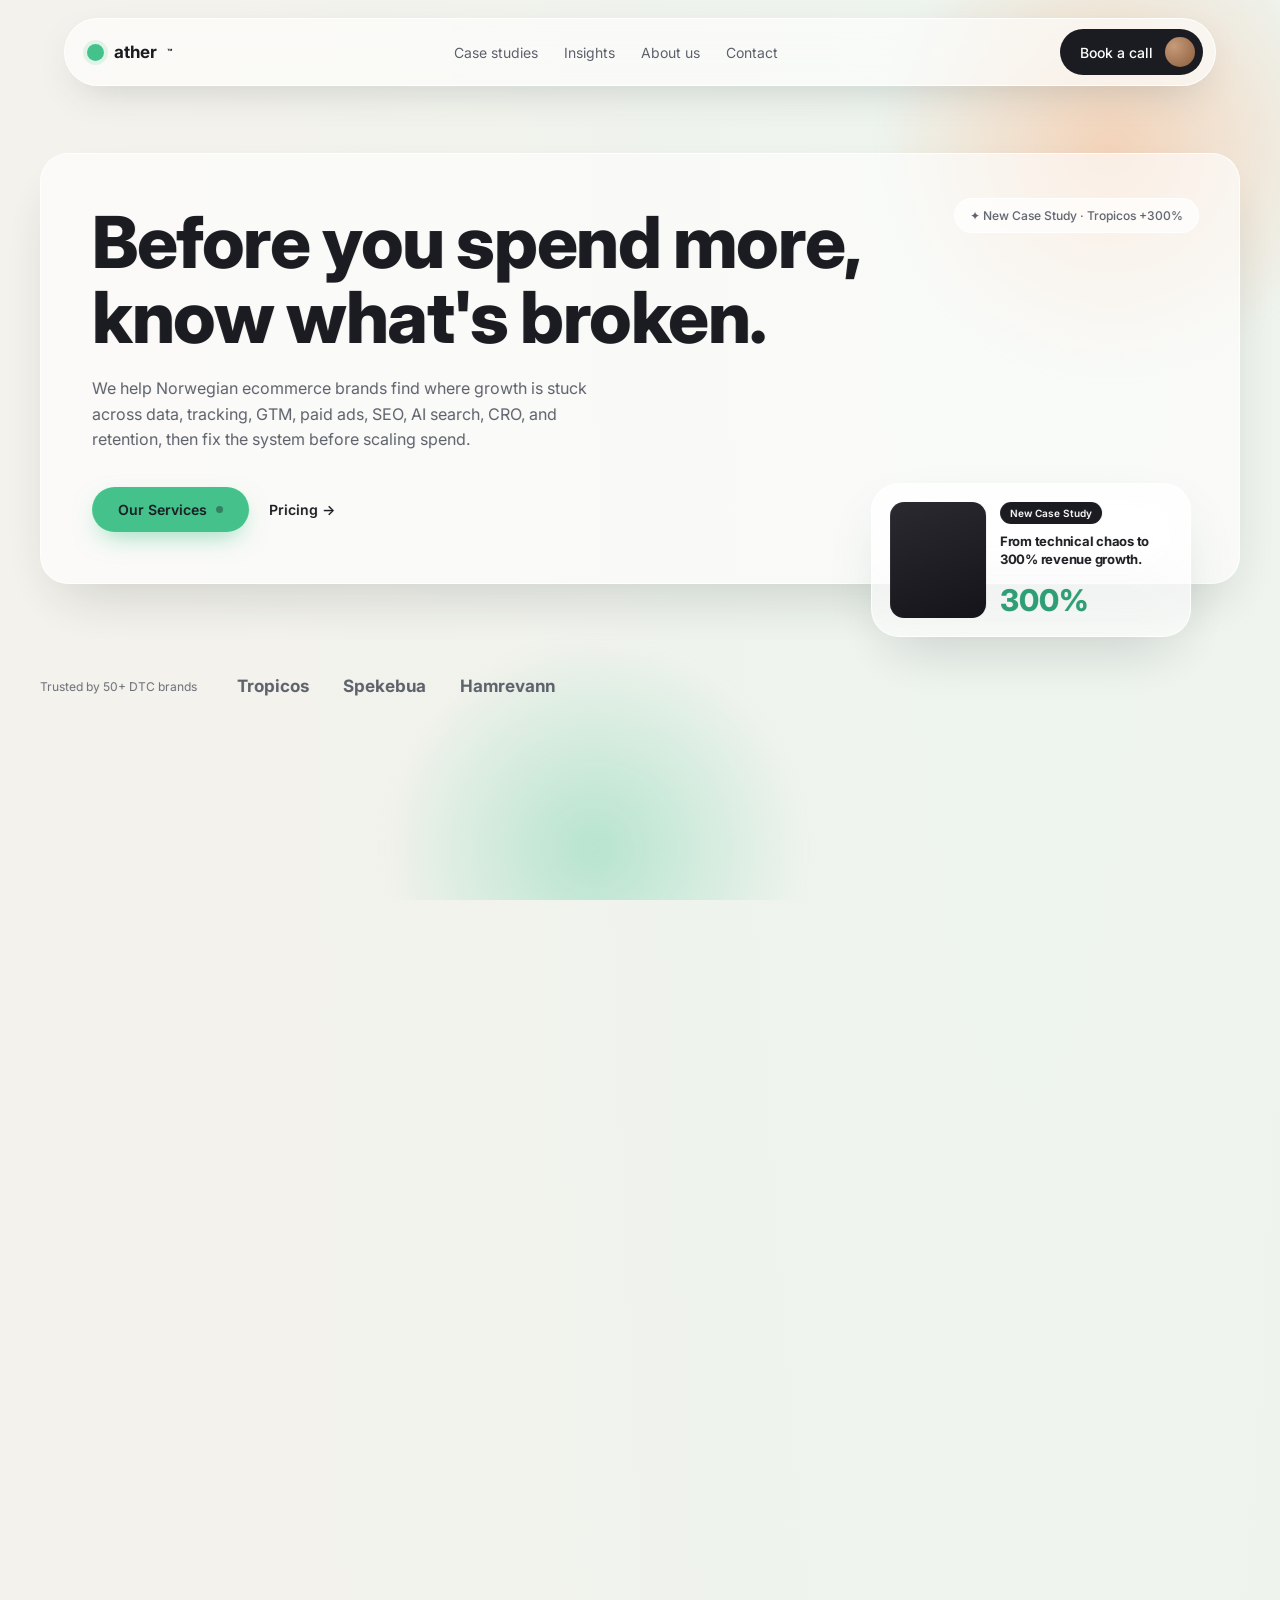
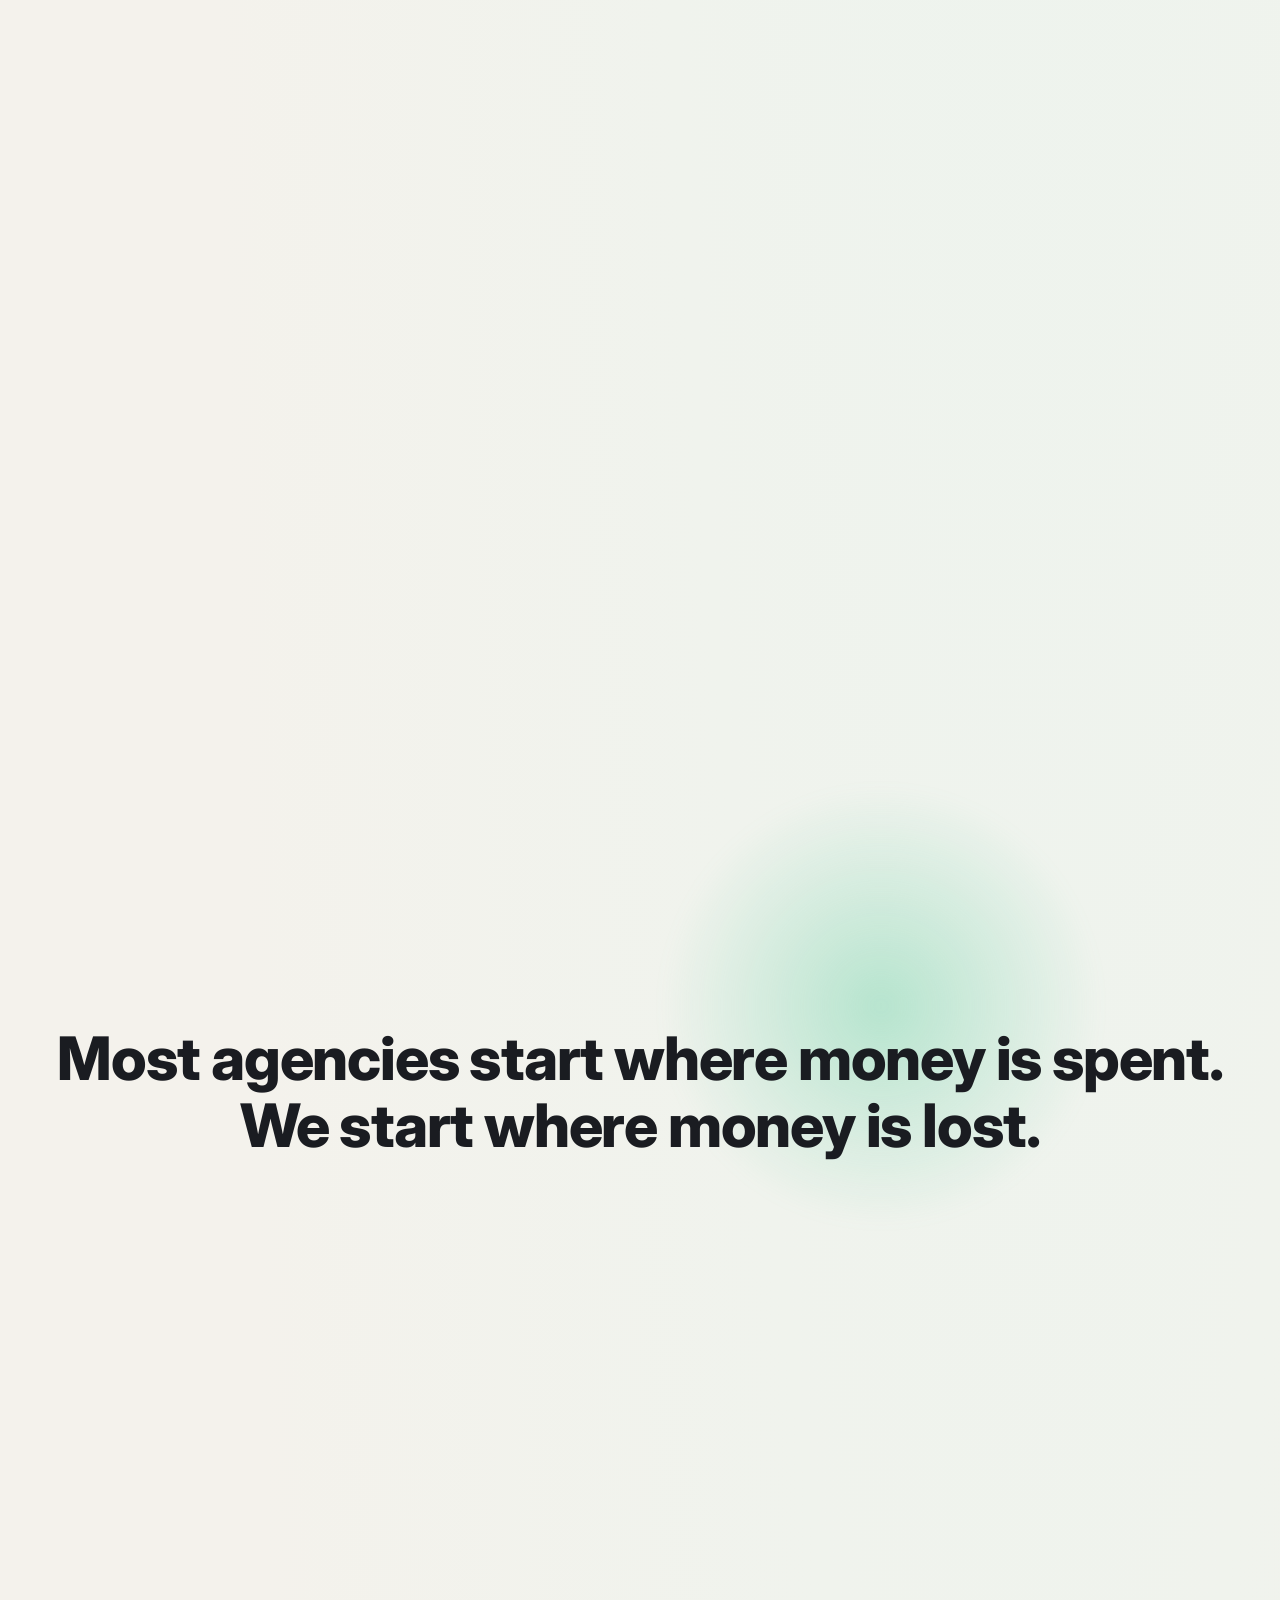
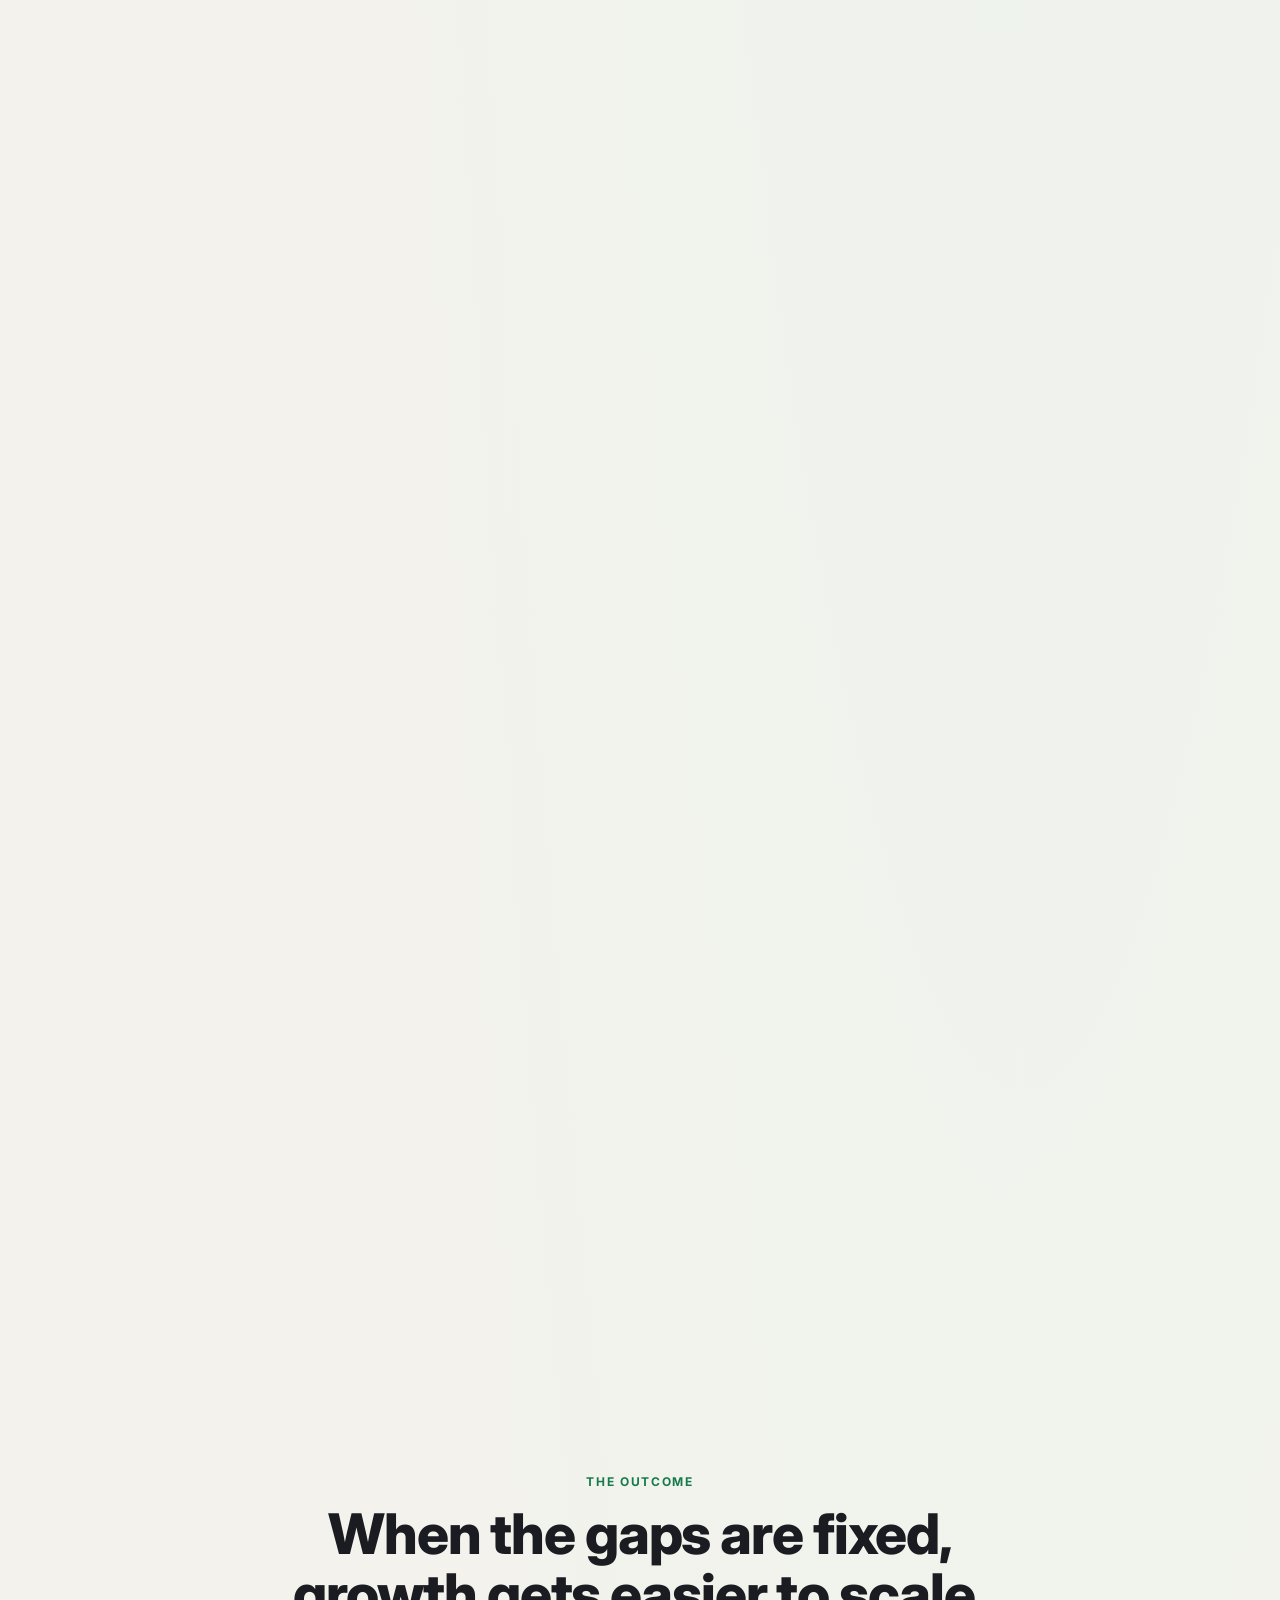
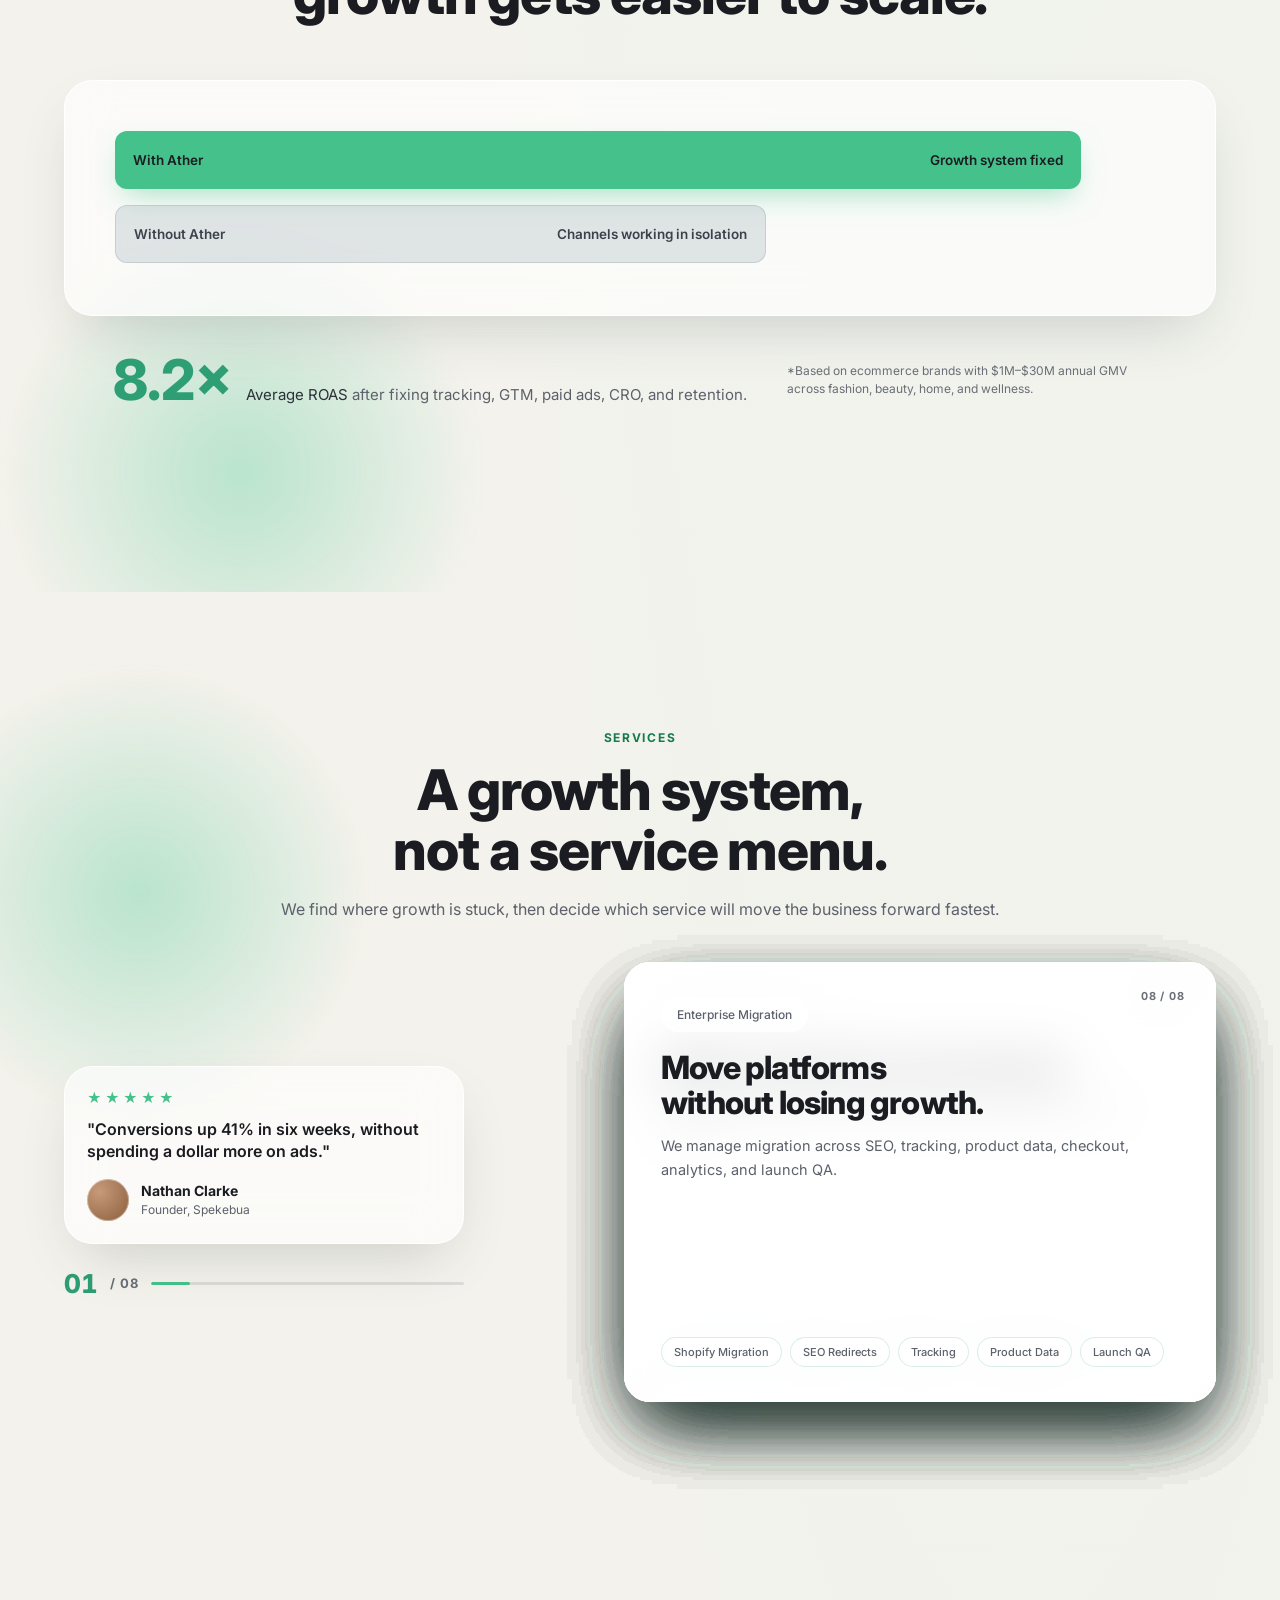
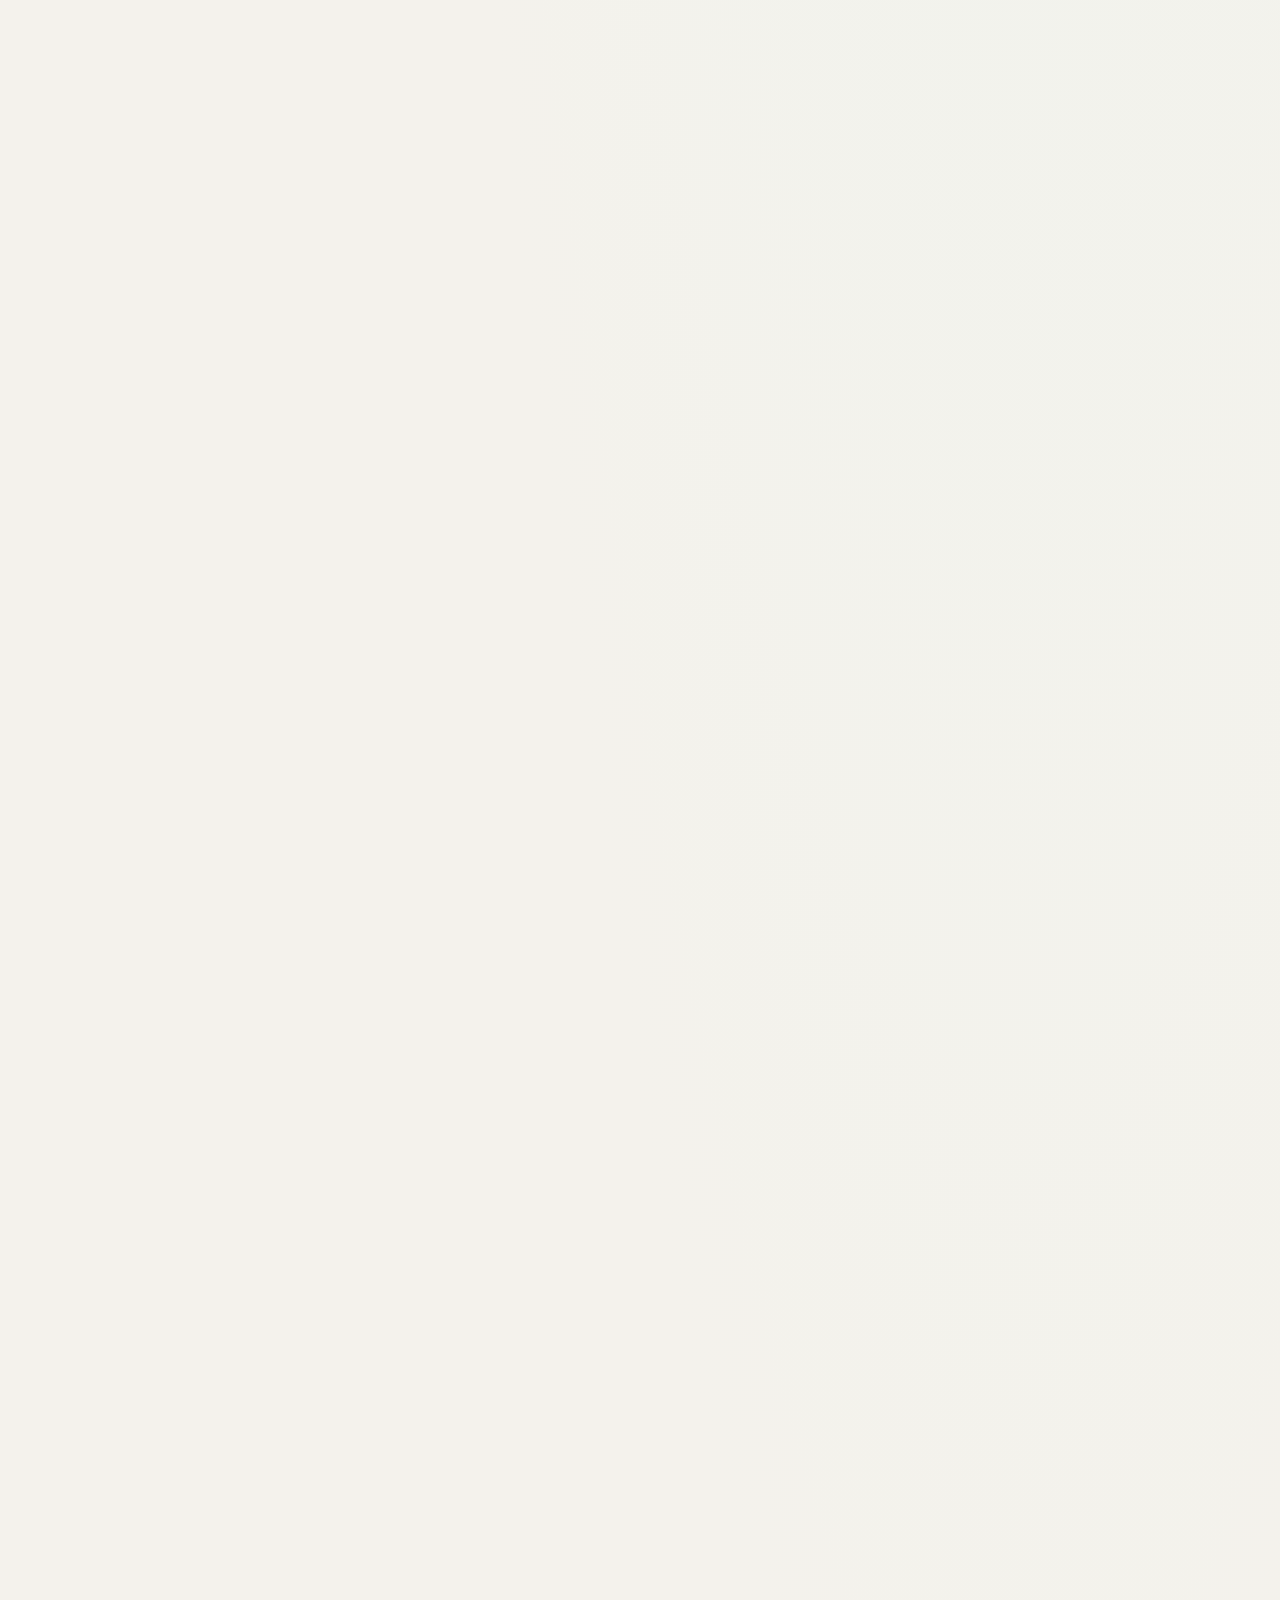
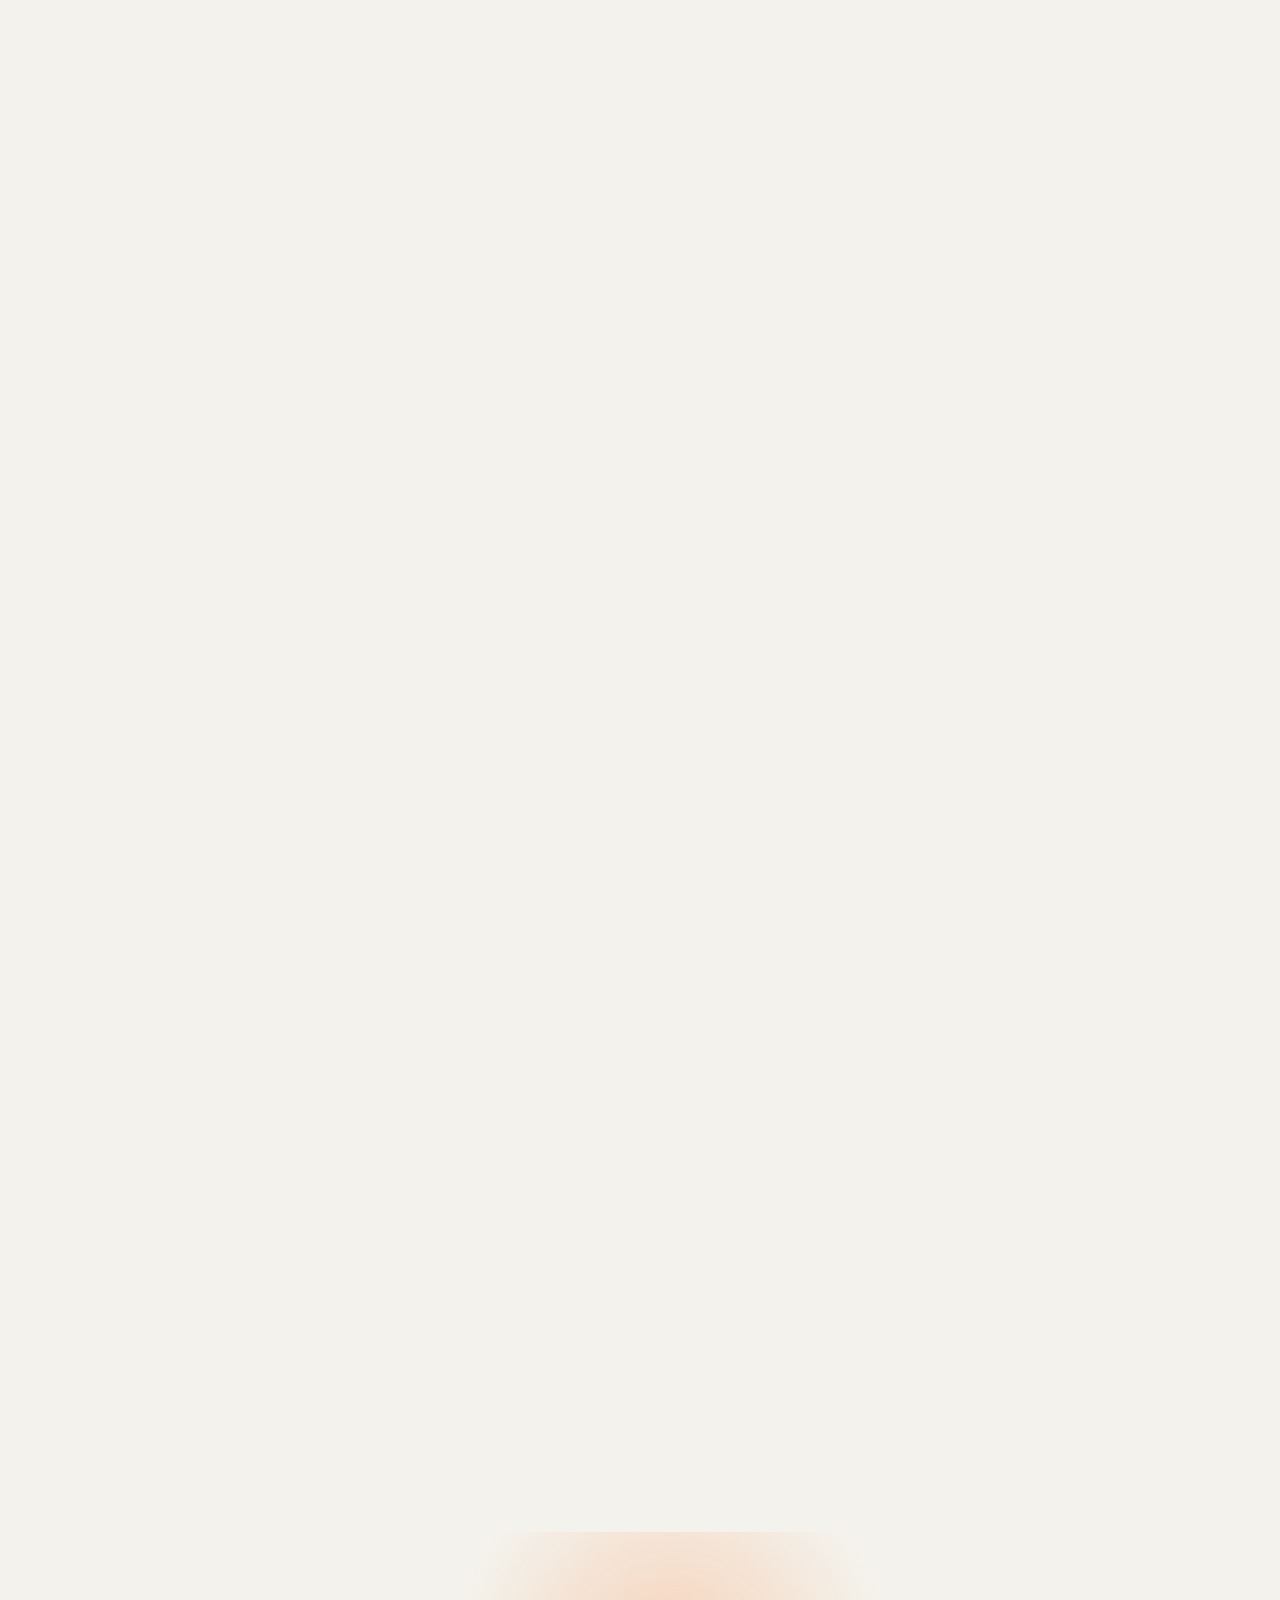
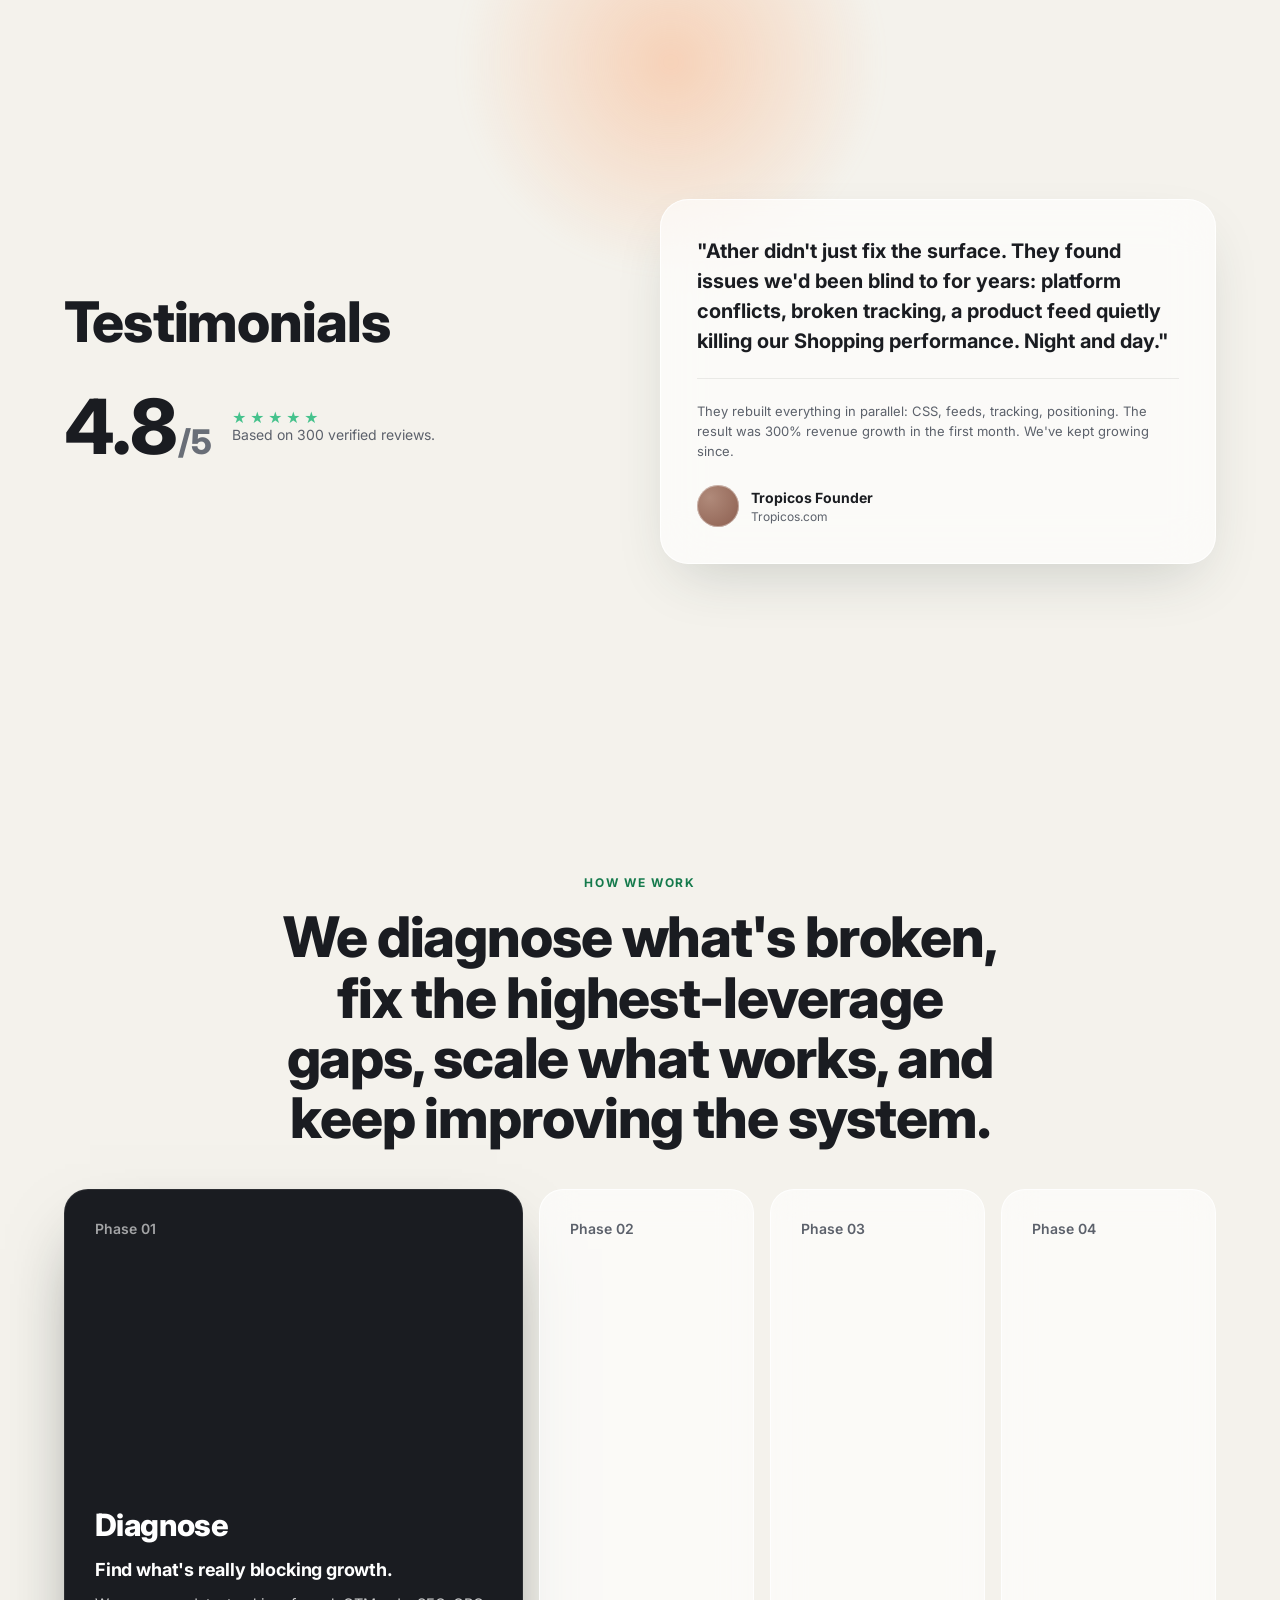
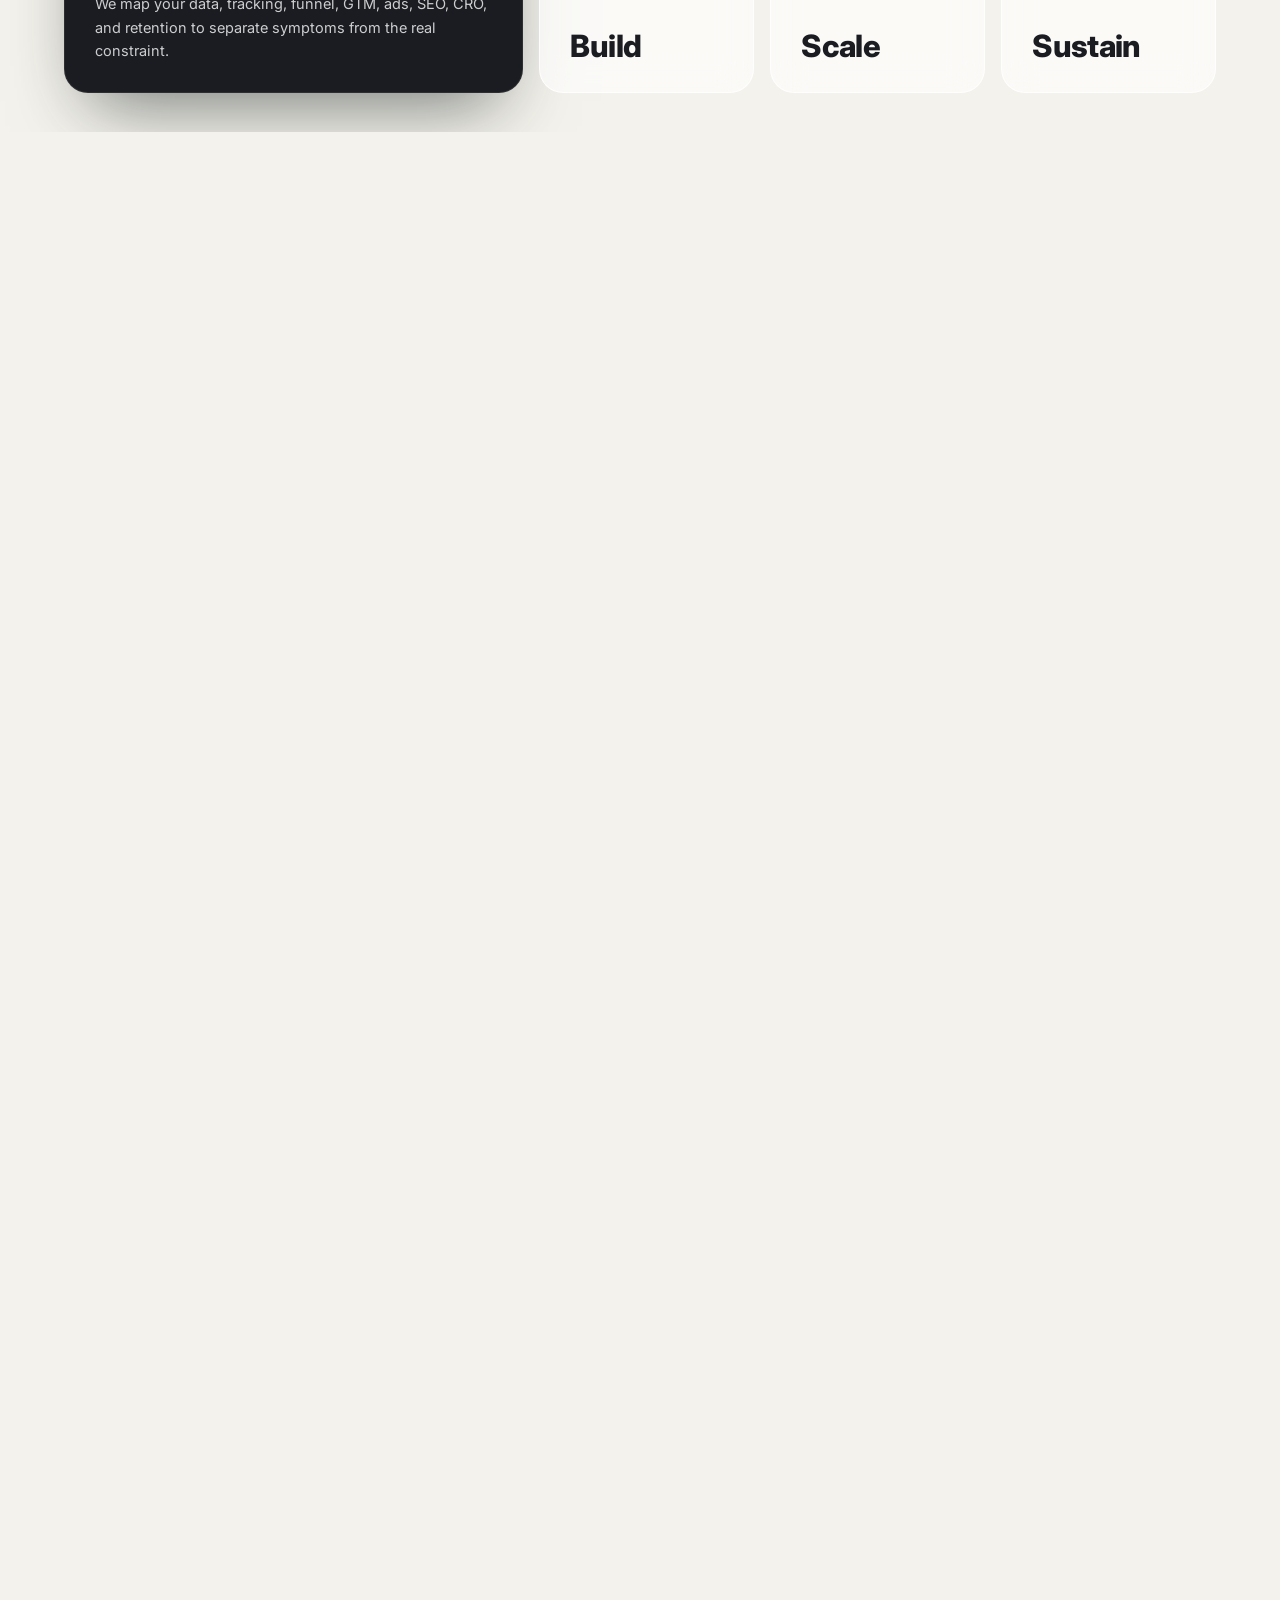
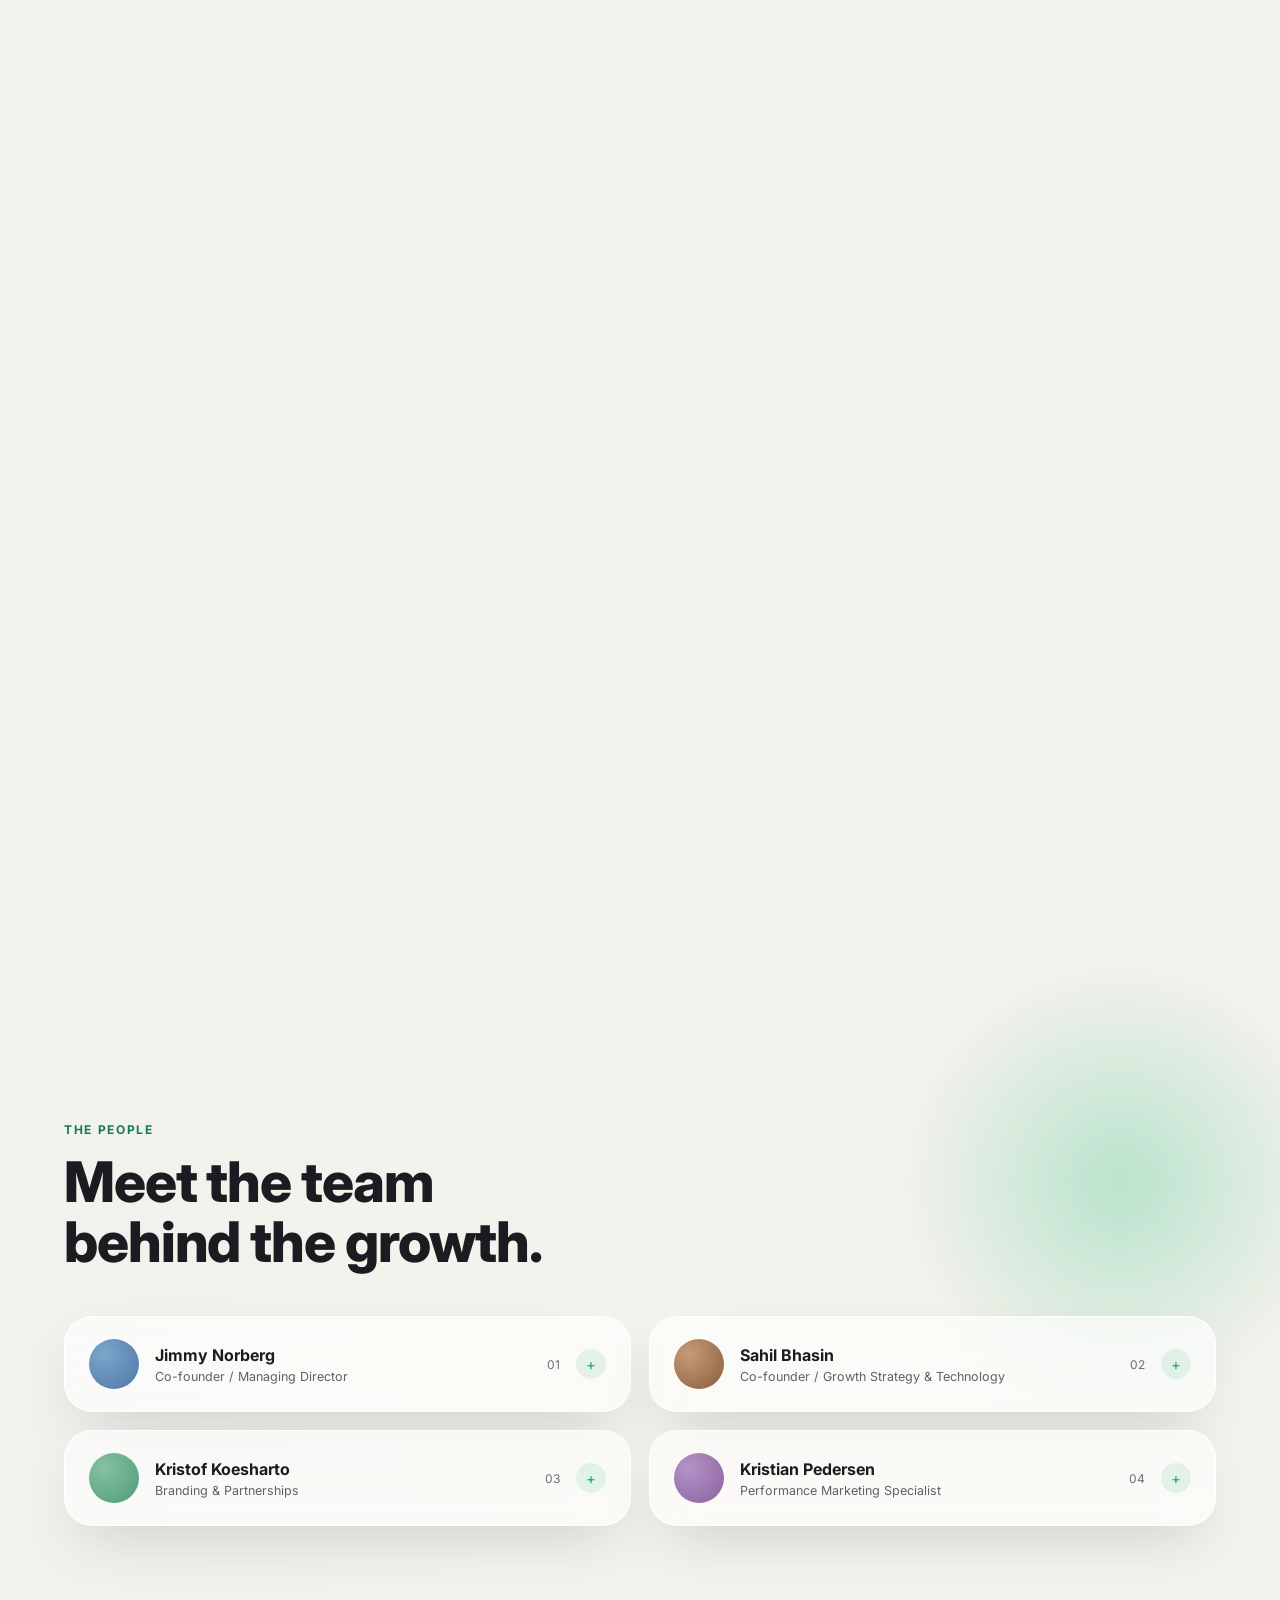
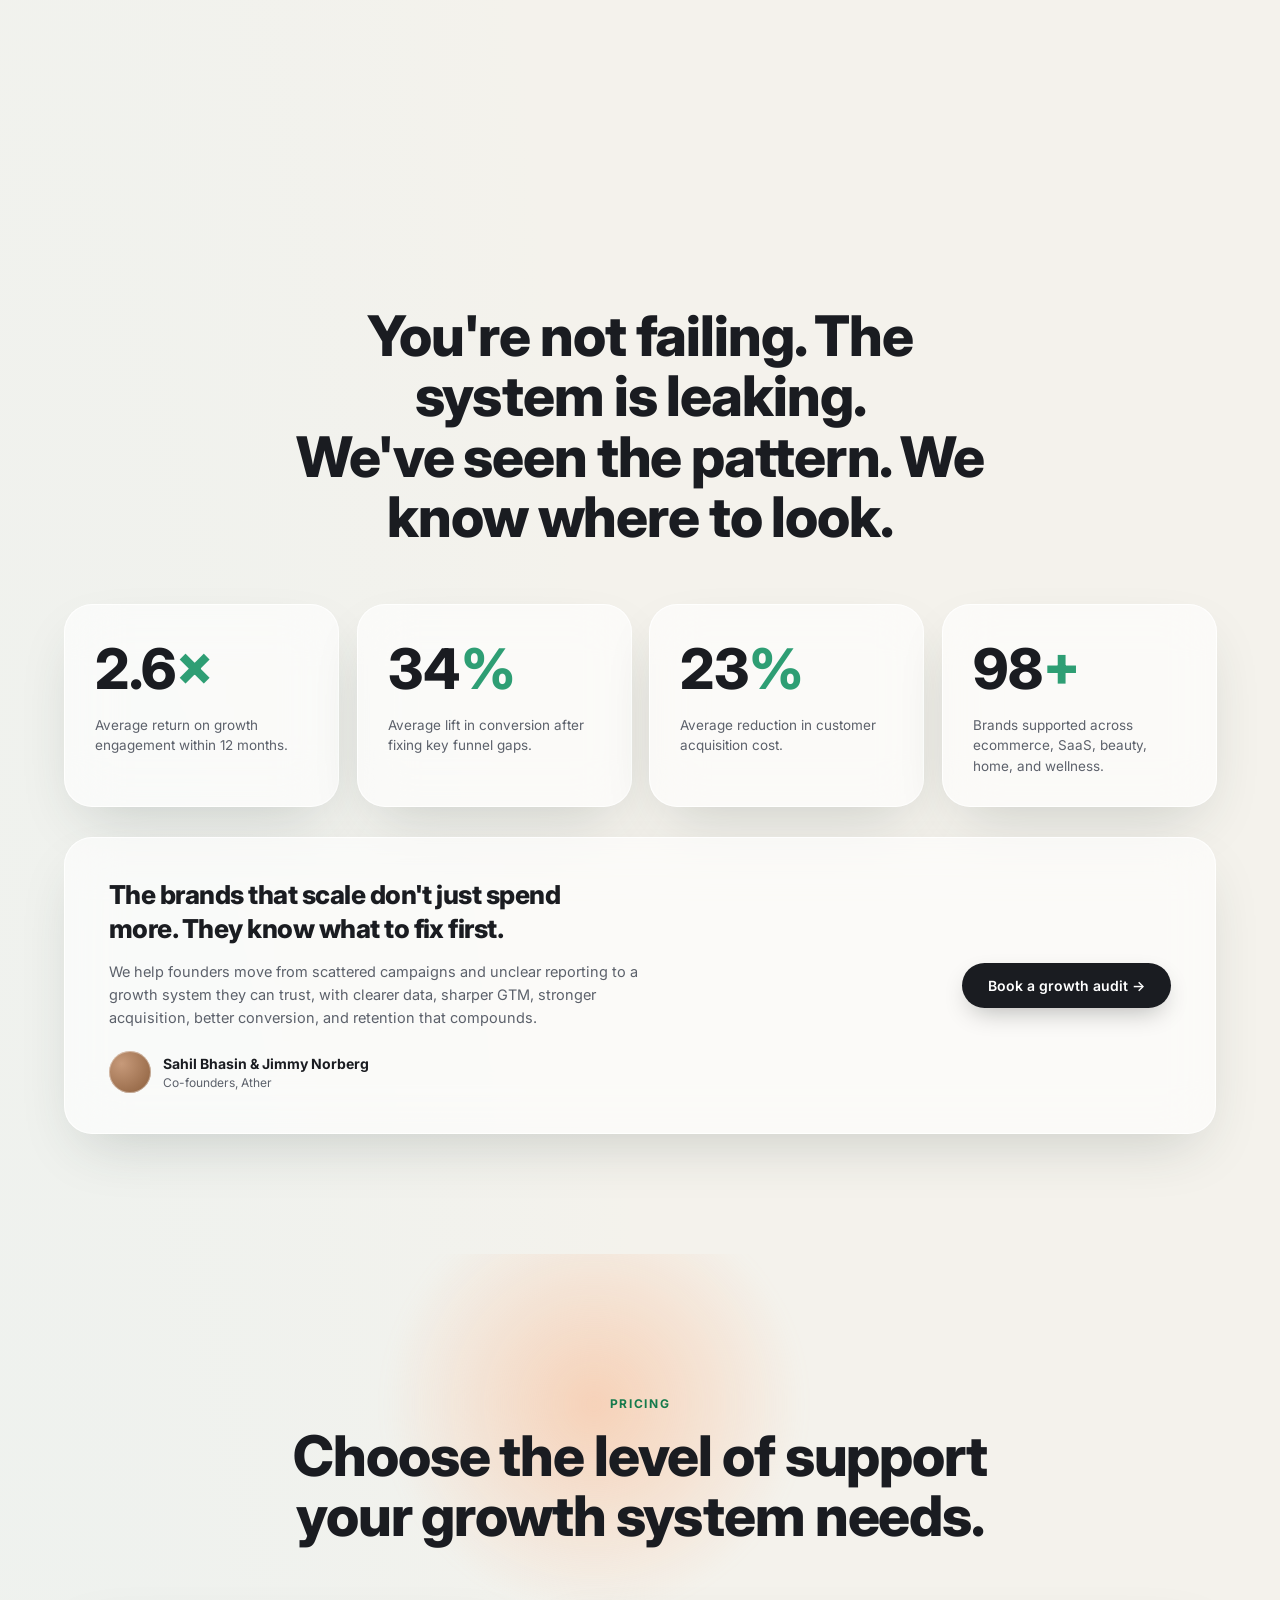
<file: Ather - Glass Atelier.html>
<!DOCTYPE html>
<html lang="en">
<head>
  <meta charset="UTF-8" />
  <meta name="viewport" content="width=device-width, initial-scale=1.0" />
  <title>Ather · Performance Growth</title>
  <link rel="preconnect" href="https://fonts.googleapis.com" />
  <link rel="preconnect" href="https://fonts.gstatic.com" crossorigin />
  <link href="https://fonts.googleapis.com/css2?family=Inter:wght@400;500;600;700;800&display=swap" rel="stylesheet" />
  <link rel="stylesheet" href="glass-atelier.css" />
</head>
<body>

  <!-- NAV -->
  <div class="nav">
    <div class="nav-inner">
      <a class="nav-logo" href="#top"><span class="dot"></span>ather<sup>™</sup></a>
      <ul class="nav-links">
        <li><a href="Case Studies.html">Case studies</a></li>
        <li><a href="Insights.html">Insights</a></li>
        <li><a href="#team">About us</a></li>
        <li><a href="#contact">Contact</a></li>
      </ul>
      <a class="nav-cta" href="#contact">Book a call <span class="av av-tan"></span></a>
    </div>
  </div>

  <!-- 01 + 02 · PINNED SCENE · hero is replaced by the statement on scroll -->
  <div class="scene" id="top" data-scene>
    <div class="scene-stage">
  <section class="section hero scene-layer" data-layer="hero">
    <div class="orb peach"></div><div class="orb mint"></div>
    <div class="wrap">
      <div class="glass hero-card">
        <span class="chip hero-chip">✦ New Case Study · Tropicos +300%</span>
        <h1>Before you spend more, know what's broken.</h1>
        <p>We help Norwegian ecommerce brands find where growth is stuck across data, tracking, GTM, paid ads, SEO, AI search, CRO, and retention, then fix the system before scaling spend.</p>
        <div class="row">
          <a class="pill" href="#services">Our Services <span class="d"></span></a>
          <a class="linklike" href="#pricing">Pricing →</a>
        </div>
        <div class="glass hero-peek">
          <div class="thumb"></div>
          <div class="pk-body">
            <span class="badge">New Case Study</span>
            <h4>From technical chaos to 300% revenue growth.</h4>
            <span class="big"><span data-count="300">0</span>%</span>
          </div>
        </div>
      </div>
      <div class="trust">
        <span class="lbl">Trusted by 50+ DTC brands</span>
        <div class="logos"><span>Tropicos</span><span>Spekebua</span><span>Hamrevann</span></div>
      </div>
    </div>
  </section>

  <section class="statement scene-layer" data-layer="statement">
    <div class="orb peach"></div>
    <div class="wrap">
      <div class="glass band">
        <h2>Growth gets expensive when you don't know <em>what's broken.</em></h2>
      </div>
    </div>
  </section>
    </div><!-- /scene-stage -->
  </div><!-- /scene -->

  <!-- 03 + 04 · PINNED CURTAIN · headline parts to reveal the before/after -->
  <section class="what-changes" data-fold3>
    <div class="wc-sticky">
      <div class="orb mint wc-orb" style="width:440px;height:440px;right:14%;top:16%"></div>
      <div class="wc-cards">
        <div class="wrap">
          <span class="eyebrow" style="display:block;text-align:center;margin-bottom:24px">The difference</span>
          <div class="ba-grid">
        <article class="ba-card before">
          <span class="k">Before</span>
          <div class="ba-brand"><span class="bd"></span>ather<sup>™</sup></div>
          <h3>Spending more, but still unsure what's working.</h3>
          <hr class="rule" />
          <ul class="ba-list">
            <li><span class="m">✕</span>Ads are running.</li>
            <li><span class="m">✕</span>SEO is moving slowly.</li>
            <li><span class="m">✕</span>Reports look busy.</li>
            <li><span class="m">✕</span>The team has opinions.</li>
            <li><span class="m">✕</span>Profit still feels unclear.</li>
          </ul>
        </article>
        <article class="ba-card after">
          <span class="k">After</span>
          <div class="ba-brand"><span class="bd"></span>ather<sup>™</sup></div>
          <h3>Knowing what to fix before you scale.</h3>
          <hr class="rule" />
          <ul class="ba-list">
            <li><span class="m">✓</span>The data shows the gap.</li>
            <li><span class="m">✓</span>Tracking is cleaner.</li>
            <li><span class="m">✓</span>GTM is sharper.</li>
            <li><span class="m">✓</span>Pages convert better.</li>
            <li><span class="m">✓</span>Spend finally has a system behind it.</li>
          </ul>
        </article>
          </div>
        </div>
      </div><!-- /wc-cards -->
      <h2 class="wc-title">
        <span class="wc-line wc-line-1">Most agencies start where money is spent.</span>
        <span class="wc-line wc-line-2">We start where money is lost.</span>
      </h2>
    </div>
  </section>

  <!-- 05 · RESULTS -->
  <section class="section">
    <div class="orb mint" style="width:480px;height:480px;left:0;bottom:-120px"></div>
    <div class="wrap">
      <div class="sec-head"><span class="eyebrow">The outcome</span><h2>When the gaps are fixed, growth gets easier to scale.</h2></div>
      <div class="glass chart-card">
        <div class="bars">
          <div class="bar with" data-bar="92"><span>With Ather</span><span>Growth system fixed</span></div>
          <div class="bar without" data-bar="62"><span>Without Ather</span><span>Channels working in isolation</span></div>
        </div>
      </div>
      <div class="results-foot">
        <div class="roas"><span class="n"><span data-count="8.2" data-decimals="1">0</span>×</span><span class="l">Average ROAS <span style="color:var(--muted)">after fixing tracking, GTM, paid ads, CRO, and retention.</span></span></div>
        <p class="results-note">*Based on ecommerce brands with $1M–$30M annual GMV across fashion, beauty, home, and wellness.</p>
      </div>
    </div>
  </section>

  <!-- 06 · SERVICES (pinned · service cards shuffle on scroll; quote card stays static) -->
  <section class="services-pin" id="services" data-svcdeck>
    <div class="svc-stage">
      <div class="orb mint" style="width:460px;height:460px;left:-90px;top:8%"></div>
      <div class="wrap">
        <div class="sec-head">
          <span class="eyebrow">Services</span>
          <h2>A growth system, not a service menu.</h2>
          <p>We find where growth is stuck, then decide which service will move the business forward fastest.</p>
        </div>
        <div class="svc-grid">
          <div class="svc-intro">
            <div class="glass svc-quote">
              <div class="stars">★★★★★</div>
              <p>"Conversions up 41% in six weeks, without spending a dollar more on ads."</p>
              <div class="person"><span class="av av-tan"></span><span class="meta"><strong>Nathan Clarke</strong><em>Founder, Spekebua</em></span></div>
            </div>
            <div class="svc-progress"><span class="svc-now">01</span><span class="svc-tot">/&nbsp;08</span><div class="svc-bar"><i></i></div></div>
          </div>

        <div class="svc-deck">
          <article class="svc-card">
            <span class="chip">Enterprise Data Modeling &amp; Gap Analysis</span>
            <h3>Know what's broken before you scale.</h3>
            <p>We connect marketing, revenue, margin, customer, and channel data into one growth model, then find the gaps blocking profitable scale.</p>
            <div class="svc-chips"><span>MMM</span><span>Forecasting</span><span>CAC/LTV</span><span>Profit Model</span><span>Gap Analysis</span></div>
            <span class="svc-tag">01 / 08</span>
          </article>
          <article class="svc-card">
            <span class="chip">GTM / Growth Strategy</span>
            <h3>Fix the strategy before the spend.</h3>
            <p>We sharpen your market, audience, offer, message, channel plan, and 90-day growth roadmap.</p>
            <div class="svc-chips"><span>Audience</span><span>Offer</span><span>Messaging</span><span>Channel Plan</span><span>90-Day Strategy</span></div>
            <span class="svc-tag">02 / 08</span>
          </article>
          <article class="svc-card">
            <span class="chip">Branding &amp; Positioning</span>
            <h3>Make your brand easier to choose.</h3>
            <p>We clarify your category, positioning, product story, offer, and message hierarchy.</p>
            <div class="svc-chips"><span>Positioning</span><span>Brand Story</span><span>Offer Messaging</span><span>Landing Copy</span><span>Product Narrative</span></div>
            <span class="svc-tag">03 / 08</span>
          </article>
          <article class="svc-card">
            <span class="chip">Paid Acquisition</span>
            <h3>Run ads with a clearer reason.</h3>
            <p>We test audiences, offers, creatives, and landing pages across the channels that matter.</p>
            <div class="svc-chips"><span>Meta</span><span>Google</span><span>TikTok</span><span>Snapchat</span><span>Creative Testing</span></div>
            <span class="svc-tag">04 / 08</span>
          </article>
          <article class="svc-card">
            <span class="chip">SEO &amp; AI Search</span>
            <h3>Show up where buyers search.</h3>
            <p>We improve visibility across Google, AI engines, category pages, content, and search intent.</p>
            <div class="svc-chips"><span>Technical SEO</span><span>AI Visibility</span><span>Content Strategy</span><span>Category Pages</span><span>Schema</span></div>
            <span class="svc-tag">05 / 08</span>
          </article>
          <article class="svc-card">
            <span class="chip">Conversion Rate Optimization</span>
            <h3>Turn more visits into buyers.</h3>
            <p>We fix the places customers drop off across pages, mobile UX, checkout, trust, and speed.</p>
            <div class="svc-chips"><span>Product Pages</span><span>Mobile UX</span><span>Checkout</span><span>Trust Signals</span><span>Upsells</span></div>
            <span class="svc-tag">06 / 08</span>
          </article>
          <article class="svc-card">
            <span class="chip">Retention &amp; Lifecycle</span>
            <h3>Make customers come back.</h3>
            <p>We build email, SMS, post-purchase, winback, and repeat purchase systems.</p>
            <div class="svc-chips"><span>Email</span><span>SMS</span><span>Winback</span><span>Post-Purchase</span><span>Repeat Purchase</span></div>
            <span class="svc-tag">07 / 08</span>
          </article>
          <article class="svc-card">
            <span class="chip">Enterprise Migration</span>
            <h3>Move platforms without losing growth.</h3>
            <p>We manage migration across SEO, tracking, product data, checkout, analytics, and launch QA.</p>
            <div class="svc-chips"><span>Shopify Migration</span><span>SEO Redirects</span><span>Tracking</span><span>Product Data</span><span>Launch QA</span></div>
            <span class="svc-tag">08 / 08</span>
          </article>
        </div>
        </div>
      </div>
    </div>
  </section>

  <!-- 07 · TESTIMONIALS -->
  <section class="section">
    <div class="orb peach" style="width:420px;height:420px;left:36%;top:-80px"></div>
    <div class="wrap">
      <div class="testi">
        <div>
          <h2>Testimonials</h2>
          <div class="testi-rating">
            <span class="n"><span data-count="4.9" data-decimals="1">0</span><s>/5</s></span>
            <div><div class="stars">★★★★★</div><div class="m">Based on 300 verified reviews.</div></div>
          </div>
        </div>
        <figure class="glass qcard">
          <blockquote>"Ather didn't just fix the surface. They found issues we'd been blind to for years: platform conflicts, broken tracking, a product feed quietly killing our Shopping performance. Night and day."</blockquote>
          <hr class="rule" />
          <p class="sub">They rebuilt everything in parallel: CSS, feeds, tracking, positioning. The result was 300% revenue growth in the first month. We've kept growing since.</p>
          <figcaption class="person"><span class="av av-clay"></span><span class="meta"><strong>Tropicos Founder</strong><em>Tropicos.com</em></span></figcaption>
        </figure>
      </div>
    </div>
  </section>

  <!-- 08 · PROCESS -->
  <section class="process-pin" data-phasescroll>
    <div class="phase-stage">
    <div class="wrap">
      <div class="phase-head-row"><span class="eyebrow">How we work</span><h2 class="phase-title">We diagnose what's broken, fix the highest-leverage gaps, scale what works, and keep improving the system.</h2></div>
      <div class="pcard-row">
        <article class="pcard active">
          <span class="pt">Phase 01</span>
          <div class="pc-foot">
            <h4>Diagnose</h4>
            <div class="pc-rev"><p class="ph-lead">Find what's really blocking growth.</p>
            <p class="pd">We map your data, tracking, funnel, GTM, ads, SEO, CRO, and retention to separate symptoms from the real constraint.</p></div>
          </div>
        </article>
        <article class="pcard">
          <span class="pt">Phase 02</span>
          <div class="pc-foot">
            <h4>Build</h4>
            <div class="pc-rev"><p class="ph-lead">Fix the gaps that matter first.</p>
            <p class="pd">We fix the highest-leverage gaps first: strategy, tracking, positioning, pages, campaigns, search visibility, or retention, based on what the diagnosis shows.</p></div>
          </div>
        </article>
        <article class="pcard">
          <span class="pt">Phase 03</span>
          <div class="pc-foot">
            <h4>Scale</h4>
            <div class="pc-rev"><p class="ph-lead">Put more behind what proves it can work.</p>
            <p class="pd">Once the system is clear, we scale the channels, offers, creatives, and conversion paths that show real growth potential.</p></div>
          </div>
        </article>
        <article class="pcard">
          <span class="pt">Phase 04</span>
          <div class="pc-foot">
            <h4>Sustain</h4>
            <div class="pc-rev"><p class="ph-lead">Keep growth from depending on one campaign.</p>
            <p class="pd">We keep improving reporting, CRO, retention, acquisition, and forecasting so growth becomes easier to manage over time.</p></div>
          </div>
        </article>
      </div>
    </div>
    </div>
  </section>

  <!-- 09 · TEAM -->
  <section class="section" id="team">
    <div class="orb mint" style="width:440px;height:440px;right:-60px;top:10%"></div>
    <div class="wrap">
      <div class="sec-head" style="text-align:left;margin:0 0 44px;max-width:560px"><span class="eyebrow">The people</span><h2>Meet the team behind the growth.</h2></div>
      <div class="team-grid">
        <div class="glass member"><span class="av av-blue"></span><span class="meta"><strong>Jimmy Norberg</strong><em>Co-founder / Managing Director</em></span><span class="no">01</span><span class="plus">+</span></div>
        <div class="glass member"><span class="av av-tan"></span><span class="meta"><strong>Sahil Bhasin</strong><em>Co-founder / Growth Strategy &amp; Technology</em></span><span class="no">02</span><span class="plus">+</span></div>
        <div class="glass member"><span class="av av-green"></span><span class="meta"><strong>Kristof Koesharto</strong><em>Branding &amp; Partnerships</em></span><span class="no">03</span><span class="plus">+</span></div>
        <div class="glass member"><span class="av av-violet"></span><span class="meta"><strong>Kristian Pedersen</strong><em>Performance Marketing Specialist</em></span><span class="no">04</span><span class="plus">+</span></div>
      </div>
    </div>
  </section>

  <!-- 10 · STATS -->
  <section class="section">
    <div class="wrap">
      <div class="sec-head"><h2>You're not failing. The system is leaking.<br />We've seen the pattern. We know where to look.</h2></div>
      <div class="stat-grid">
        <div class="glass stat"><span class="n"><span data-count="3.2" data-decimals="1">0</span><s>×</s></span><p>Average return on growth engagement within 12 months.</p></div>
        <div class="glass stat"><span class="n"><span data-count="41">0</span><s>%</s></span><p>Average lift in conversion after fixing key funnel gaps.</p></div>
        <div class="glass stat"><span class="n"><span data-count="28">0</span><s>%</s></span><p>Average reduction in customer acquisition cost.</p></div>
        <div class="glass stat"><span class="n"><span data-count="120">0</span><s>+</s></span><p>Brands supported across ecommerce, SaaS, beauty, home, and wellness.</p></div>
      </div>
      <div class="glass stat-cta">
        <div>
          <h3>The brands that scale don't just spend more. They know what to fix first.</h3>
          <p class="sub">We help founders move from scattered campaigns and unclear reporting to a growth system they can trust, with clearer data, sharper GTM, stronger acquisition, better conversion, and retention that compounds.</p>
          <div class="person"><span class="av av-tan"></span><span class="meta"><strong>Sahil Bhasin &amp; Jimmy Norberg</strong><em>Co-founders, Ather</em></span></div>
        </div>
        <a class="pill pill-dark" href="#contact">Book a growth audit →</a>
      </div>
    </div>
  </section>

  <!-- 11 · PRICING -->
  <section class="section" id="pricing">
    <div class="orb peach" style="width:420px;height:420px;left:30%;top:-60px"></div>
    <div class="wrap">
      <div class="sec-head"><span class="eyebrow">Pricing</span><h2>Choose the level of support your growth system needs.</h2></div>
      <div class="price-grid">
        <div class="glass price-select">
          <div class="plan-row sel" data-plan="starter"><span class="bd"></span><span class="meta"><strong>Starter Audit</strong><em>Starts at $2,500</em></span><span class="radio"></span></div>
          <div class="plan-row" data-plan="growth"><span class="bd"></span><span class="meta"><strong>Growth Retainer <span class="pop">Popular</span></strong><em>Starts at $8,500/mo</em></span><span class="radio"></span></div>
          <div class="plan-row" data-plan="custom"><span class="bd"></span><span class="meta"><strong>Custom Engagement</strong><em>Custom pricing</em></span><span class="radio"></span></div>
          <p class="price-note">All plans begin with a discovery call. No pressure. No long pitch. We first understand where growth feels stuck.</p>
          <a class="pill pill-dark price-cta" href="#contact">Book a growth audit →</a>
        </div>
        <div class="price-details">
          <div class="glass price-detail show" data-plan="starter">
            <div class="top"><span class="price"><b>$2,500</b></span><a class="pill pill-dark" href="#contact">Start with audit</a></div>
            <p class="desc">For brands that need clarity before they spend more.</p>
            <span class="feat-label">Includes</span>
            <ul class="feats">
              <li><span class="fc">✓</span>Full growth system audit</li>
              <li><span class="fc">✓</span>Data, tracking, and funnel review</li>
              <li><span class="fc">✓</span>GTM, ads, SEO, CRO, and retention check</li>
              <li><span class="fc">✓</span>Top growth gaps identified</li>
              <li><span class="fc">✓</span>90-day priority roadmap</li>
              <li><span class="fc">✓</span>Strategy review call</li>
            </ul>
            <p class="best"><strong>Best for:</strong> Brands that want to know what's broken before committing to execution.</p>
          </div>
          <div class="glass price-detail" data-plan="growth">
            <div class="top"><span class="price"><b>$8,500</b>/mo</span><a class="pill pill-dark" href="#contact">Apply for retainer</a></div>
            <p class="desc">For brands ready to fix the gaps and scale what works.</p>
            <span class="feat-label">Includes</span>
            <ul class="feats">
              <li><span class="fc">✓</span>Ongoing growth strategy</li>
              <li><span class="fc">✓</span>Paid ads management</li>
              <li><span class="fc">✓</span>CRO improvements</li>
              <li><span class="fc">✓</span>SEO &amp; AI search support</li>
              <li><span class="fc">✓</span>Retention and lifecycle strategy</li>
              <li><span class="fc">✓</span>Weekly growth reviews</li>
              <li><span class="fc">✓</span>Monthly reporting and forecasting</li>
            </ul>
            <p class="best"><strong>Best for:</strong> Brands that want a senior growth team managing strategy, acquisition, conversion, and retention.</p>
          </div>
          <div class="glass price-detail" data-plan="custom">
            <div class="top"><span class="price"><b>Custom pricing</b></span><a class="pill pill-dark" href="#contact">Get a quote</a></div>
            <p class="desc">For enterprise projects, migrations, data modeling, or multi-channel growth systems.</p>
            <span class="feat-label">Includes</span>
            <ul class="feats">
              <li><span class="fc">✓</span>Enterprise data modeling</li>
              <li><span class="fc">✓</span>MMM and forecasting</li>
              <li><span class="fc">✓</span>Platform or Shopify migration</li>
              <li><span class="fc">✓</span>Full-funnel growth architecture</li>
              <li><span class="fc">✓</span>Advanced tracking setup</li>
              <li><span class="fc">✓</span>Cross-channel growth planning</li>
              <li><span class="fc">✓</span>Dedicated project roadmap</li>
            </ul>
            <p class="best"><strong>Best for:</strong> Brands with complex growth, data, migration, or scaling needs.</p>
          </div>
        </div>
      </div>
    </div>
  </section>

  <!-- 12 · CASE STUDY -->
  <section class="section" id="case">
    <div class="wrap">
      <div class="cs-grid">
        <div class="cs-col">
          <div class="glass cs-card">
            <span class="date">March 18, 2026</span>
            <h3>How Tropicos broke through an $18M plateau and grew 47% in six months.</h3>
            <dl class="cs-meta">
              <div><dt><span class="pill-meta">⊙ Industry</span></dt><dd>Ecommerce / DTC</dd></div>
              <div><dt><span class="pill-meta">⊙ Brand</span></dt><dd>Tropicos</dd></div>
              <div><dt><span class="pill-meta">⊙ Timeline</span></dt><dd>1 Month (initial)</dd></div>
            </dl>
          </div>
          <div class="glass cs-card cs-stats">
            <div><span class="n"><span data-count="47">0</span><s>%</s></span><p>Revenue growth in month one.</p></div>
            <div><span class="n">4–5<s>×</s></span><p>Return on engagement fees.</p></div>
          </div>
        </div>
        <div class="cs-col">
          <div class="glass cs-card">
            <span class="eyebrow" style="color:var(--muted)">Services</span>
            <div class="cs-svc-tags"><span class="chip">Google Shopping</span><span class="chip">Paid Acquisition</span><span class="chip">Platform &amp; App Fixes</span><span class="chip">+2</span></div>
            <hr class="rule" />
            <p style="font-size:15px;font-weight:600;line-height:1.5;margin-bottom:22px">"We thought it was the market. Ather showed us the platform was on fire. Fixing it changed everything."</p>
            <div class="person"><span class="av av-plum"></span><span class="meta"><strong>Jimmy</strong><em>Tropicos</em></span></div>
          </div>
          <div class="cs-photo">✦ Tropicos</div>
          <a class="cs-cta" href="#contact">View Case Study →</a>
        </div>
      </div>
    </div>
  </section>

  <!-- 13 · QUOTE WALL -->
  <section class="section">
    <div class="orb mint" style="width:460px;height:460px;left:40%;top:-80px"></div>
    <div class="wrap">
      <div class="qw-grid">
        <figure class="glass qw-card">
          <div class="qw-top"><div class="stars">★★★★★</div><span style="color:var(--muted-2)">+</span></div>
          <hr class="rule" />
          <blockquote>"We had platform conflicts, broken product feeds, and a Google Shopping setup burning budget. Ather found every issue and fixed them all. ROAS went from 0.5 to 4–5 inside a month."</blockquote>
          <figcaption class="person"><span class="av av-tan"></span><span class="meta"><strong>Tropicos Founder</strong><em>Tropicos.com</em></span></figcaption>
        </figure>
        <figure class="glass qw-card">
          <div class="qw-top"><div class="stars">★★★★★</div><span style="color:var(--muted-2)">+</span></div>
          <hr class="rule" />
          <blockquote>"Migrating 2M+ data points from Mystore to Shopify without losing a single order history. Ather made it look easy. Our infrastructure is now built for the next 5 years."</blockquote>
          <figcaption class="person"><span class="av av-clay"></span><span class="meta"><strong>Nathan Clarke</strong><em>Spekebua.no</em></span></figcaption>
        </figure>
        <figure class="glass qw-card">
          <div class="qw-top"><div class="stars">★★★★★</div><span style="color:var(--muted-2)">+</span></div>
          <hr class="rule" />
          <blockquote>"We'd plateaued for 14 months before Ather. We thought it was the market. It was us."</blockquote>
          <figcaption class="person"><span class="av av-rust"></span><span class="meta"><strong>Hamrevann Lead</strong><em>Hamrevann Development</em></span></figcaption>
        </figure>
      </div>
    </div>
  </section>

  <!-- 14 · INSIGHTS -->
  <section class="section" id="insights">
    <div class="wrap">
      <div class="ins-grid">
        <div class="ins-intro">
          <h2>Insights.</h2>
          <p>Lessons, frameworks, and honest takes on what it actually takes to grow.</p>
          <a class="pill pill-dark" href="#insights">View All →</a>
        </div>
        <a class="ins-card a" href="#insights">
          <span class="tag">● Conversion Rate</span>
          <div><span class="date">March 4, 2026</span><h3>Your checkout is leaking $40K a month. Here's where.</h3></div>
        </a>
        <a class="ins-card b" href="#insights">
          <span class="tag">● Email Retention</span>
          <div><span class="date">March 3, 2026</span><h3>5 retention levers most ecommerce brands ignore until it's too late.</h3></div>
        </a>
      </div>
    </div>
  </section>

  <!-- 15 · FAQ -->
  <section class="section faq">
    <div class="orb peach" style="width:420px;height:420px;left:50%;top:-40px;transform:translateX(-50%)"></div>
    <div class="wrap">
      <div class="sec-head"><h2>FAQ</h2></div>
      <div class="glass faq-box">
        <div class="faq-tabs">
          <span class="faq-tab active" data-group="general">General</span>
          <span class="faq-tab" data-group="pricing">Pricing</span>
          <span class="faq-tab" data-group="process">Process</span>
          <span class="faq-tab" data-group="results">Results</span>
        </div>

        <div class="faq-item open" data-group="general">
          <div class="faq-q">What exactly does Ather do?<span class="ic">−</span></div>
          <div class="faq-a"><p>We help ecommerce brands find what is blocking profitable growth, then fix the system behind it: data, tracking, GTM, paid ads, SEO, AI search, CRO, retention, and growth modeling.</p><p>We are not here to just run campaigns. We help you understand what is broken, what to fix first, and how to scale with more clarity.</p></div>
        </div>
        <div class="faq-item" data-group="general">
          <div class="faq-q">What kinds of brands do you work with?<span class="ic">+</span></div>
          <div class="faq-a"><p>We work with ecommerce and DTC brands that already have traction but feel growth is getting harder, more expensive, or less predictable.</p><p>Most clients come to us when they are spending on acquisition, getting traffic, but still asking: "Why is profit not scaling the way revenue is?"</p></div>
        </div>
        <div class="faq-item" data-group="general">
          <div class="faq-q">How is Ather different from a performance agency?<span class="ic">+</span></div>
          <div class="faq-a"><p>Most performance agencies start with campaigns. We start with the gap.</p><p>Before we ask you to spend more, we look at what may be blocking growth: messy tracking, weak positioning, unclear offer, poor landing pages, low retention, slow SEO, or broken data.</p><p>Then we choose the right fix.</p></div>
        </div>
        <div class="faq-item" data-group="general">
          <div class="faq-q">How quickly do you see results?<span class="ic">+</span></div>
          <div class="faq-a"><p>You usually see clarity first. The first win is knowing what is actually blocking growth.</p><p>After that, speed depends on the gap. Tracking and CRO fixes can show early movement quickly. SEO, retention, and growth modeling compound over time.</p><p>We do not promise overnight growth. We build the system that makes growth easier to trust.</p></div>
        </div>

        <div class="faq-item open" data-group="pricing">
          <div class="faq-q">How do you price your work?<span class="ic">−</span></div>
          <div class="faq-a"><p>Pricing depends on the size of the problem, the services needed, and whether we are diagnosing, building, managing, or scaling the full growth system.</p><p>We usually start with a growth audit so we can understand the gap before recommending a scope.</p></div>
        </div>
        <div class="faq-item" data-group="pricing">
          <div class="faq-q">Do I need a full retainer?<span class="ic">+</span></div>
          <div class="faq-a"><p>Not always.</p><p>Some brands need a focused audit. Some need help fixing tracking or CRO. Others need full growth support across GTM, ads, SEO, AI search, retention, and data modeling.</p><p>We recommend the smallest scope that can create the clearest next move.</p></div>
        </div>
        <div class="faq-item" data-group="pricing">
          <div class="faq-q">What if we already have an agency?<span class="ic">+</span></div>
          <div class="faq-a"><p>That is common.</p><p>We can work alongside your existing agency or internal team. Our role is to find the gaps, clarify the growth system, and help everyone focus on the highest-leverage fixes.</p><p>Sometimes we replace an agency. Sometimes we make the current setup work better.</p></div>
        </div>
        <div class="faq-item" data-group="pricing">
          <div class="faq-q">Is this only for brands with big budgets?<span class="ic">+</span></div>
          <div class="faq-a"><p>No, but you need enough traction for the data to mean something.</p><p>If you are already spending on growth and have traffic, orders, and customer data, we can usually find useful gaps. If you are too early, we may recommend a lighter strategy or audit first.</p></div>
        </div>

        <div class="faq-item open" data-group="process">
          <div class="faq-q">What happens first?<span class="ic">−</span></div>
          <div class="faq-a"><p>We start with diagnosis.</p><p>We look at your data, tracking, funnel, GTM, ads, SEO, CRO, retention, and growth numbers to find where the system is unclear or leaking.</p><p>Then we show what to fix first.</p></div>
        </div>
        <div class="faq-item" data-group="process">
          <div class="faq-q">What do you need from us?<span class="ic">+</span></div>
          <div class="faq-a"><p>Usually access to the main growth data sources: Shopify or ecommerce platform, GA4, ad accounts, search data, email platform, analytics, and any reporting you currently use.</p><p>We also ask for context: what you have tried, what worked, what failed, and where growth feels stuck.</p></div>
        </div>
        <div class="faq-item" data-group="process">
          <div class="faq-q">Do you start running ads immediately?<span class="ic">+</span></div>
          <div class="faq-a"><p>No. That is the point.</p><p>If the gap is tracking, offer, landing page, CRO, SEO, or retention, launching more ads first can make the problem more expensive.</p><p>We run ads when the system is ready to learn from them.</p></div>
        </div>
        <div class="faq-item" data-group="process">
          <div class="faq-q">What do you fix first?<span class="ic">+</span></div>
          <div class="faq-a"><p>The highest-leverage gap.</p><p>That could be tracking, positioning, offer, landing page, product page, checkout, paid ads, SEO, AI visibility, retention, or growth modeling.</p><p>We do not force every brand into the same service plan.</p></div>
        </div>

        <div class="faq-item open" data-group="results">
          <div class="faq-q">What results should we expect?<span class="ic">−</span></div>
          <div class="faq-a"><p>You should expect clearer growth decisions, better measurement, sharper GTM, stronger acquisition, better conversion paths, and a more reliable system for scaling.</p><p>The exact result depends on where the gap is. The goal is simple: help the same growth effort produce better business outcomes.</p></div>
        </div>
        <div class="faq-item" data-group="results">
          <div class="faq-q">How do you measure success?<span class="ic">+</span></div>
          <div class="faq-a"><p>We look beyond surface-level ROAS.</p><p>Depending on the work, we may track contribution margin, CAC, LTV, conversion rate, revenue by channel, repeat purchase, checkout drop-off, organic visibility, forecast accuracy, and profit efficiency.</p><p>The metric should match the gap.</p></div>
        </div>
        <div class="faq-item" data-group="results">
          <div class="faq-q">What if ads are already working?<span class="ic">+</span></div>
          <div class="faq-a"><p>Great. Then we check what is happening around them.</p><p>Sometimes ads are working, but the site is leaking. Sometimes CRO is good, but retention is weak. Sometimes revenue is growing, but margin is not.</p><p>Working ads do not always mean the growth system is healthy.</p></div>
        </div>
        <div class="faq-item" data-group="results">
          <div class="faq-q">What if the problem is not ads?<span class="ic">+</span></div>
          <div class="faq-a"><p>Then we do not sell you ads.</p><p>If the biggest gap is tracking, GTM, SEO, CRO, retention, or data modeling, we focus there first.</p><p>That is why we diagnose before prescribing.</p></div>
        </div>
      </div>
      <div class="glass faq-contact">
        <span>More questions? Reach out anytime.</span>
        <a class="faq-email" href="mailto:support@ather.com"><span class="dot"></span>support@ather.com</a>
      </div>
    </div>
  </section>

  <!-- 17 · CONTACT -->
  <section class="section" id="contact">
    <div class="orb peach" style="width:520px;height:520px;left:5%;top:-60px"></div>
    <div class="orb blue" style="width:420px;height:420px;right:0;bottom:0"></div>
    <div class="wrap">
      <div class="contact-grid">
        <div class="contact-left">
          <h2>Let's find the gap before you scale the spend.</h2>
          <ul class="contact-pts">
            <li><span class="ic">✓</span>A clear diagnosis of what's blocking growth.</li>
            <li><span class="ic">✓</span>The 3 highest-leverage fixes to prioritize.</li>
            <li><span class="ic">✓</span>A realistic 90-day growth plan based on your data.</li>
          </ul>
          <figure class="contact-quote">
            <blockquote>"Instead of telling us to spend more, they showed us what was actually stopping growth."</blockquote>
            <figcaption class="person"><span class="av av-tan"></span><span class="meta"><strong>Sahil Bhasin</strong><em>Tropicos: fixed the growth gap before scaling spend.</em></span></figcaption>
          </figure>
          <div class="contact-mini">
            <div><span class="n">3</span><p>growth gaps identified in the first audit</p></div>
            <div><span class="n">90 days</span><p>priority roadmap built around highest-leverage fixes</p></div>
          </div>
        </div>
        <div class="glass form-card">
          <form id="contact-form" novalidate>
            <span class="fmark"></span>
            <p class="fintro">No pitch deck. No pressure. Tell us where growth feels stuck and we'll show you what to fix first.</p>
            <div class="frow">
              <label class="field"><span>Name</span><input class="input" type="text" name="name" placeholder="Your full name" required /></label>
              <label class="field"><span>Email</span><input class="input" type="email" name="email" placeholder="name@company.com" required /></label>
            </div>
            <div class="field"><span>What do you want to improve?</span>
              <div class="chips"><button type="button" class="chip accent" data-toggle>Enterprise Data Modeling</button><button type="button" class="chip" data-toggle>GTM / Growth Strategy</button><button type="button" class="chip" data-toggle>Branding &amp; Positioning</button><button type="button" class="chip" data-toggle>Paid Ads</button><button type="button" class="chip" data-toggle>SEO &amp; AI Search</button><button type="button" class="chip" data-toggle>CRO</button><button type="button" class="chip" data-toggle>Retention</button><button type="button" class="chip" data-toggle>Enterprise Migration</button></div>
            </div>
            <div class="field"><span>Annual revenue</span>
              <div class="seg"><span class="on">$1M–$5M</span><span>$5M–$20M</span><span>$20M+</span></div>
            </div>
            <label class="field"><span>Biggest growth challenge?</span><textarea class="input" name="challenge" placeholder="We're spending more, but profit isn't scaling…" style="min-height:64px;resize:vertical"></textarea></label>
            <div class="form-bottom">
              <p class="form-foot">We'll reach out within 24 hours with next steps.</p>
              <button type="submit" class="pill pill-dark">Book a growth audit <span class="d"></span></button>
            </div>
          </form>
          <div class="form-success">
            <span class="fs-check">✓</span>
            <h3>Request received.</h3>
            <p>We'll reach out within 24 hours with next steps for your growth audit.</p>
          </div>
        </div>
      </div>
    </div>
  </section>

  <!-- 16 · FOOTER -->
  <footer class="section footer">
    <div class="orb mint" style="width:400px;height:400px;left:40%;top:20%"></div>
    <div class="wrap">
      <div class="footer-grid">
        <div>
          <span class="dot"></span>
          <p class="footer-addr">Ather Performance AS<br />Oslo, Norway</p>
          <h3>Get growth notes worth opening.</h3>
          <form id="news-form" class="news"><input type="email" placeholder="Your email" required /><button type="submit" class="pill">Subscribe <span class="d"></span></button></form>
        </div>
        <div>
          <div class="person"><span class="av av-tan" style="width:48px;height:48px"></span><span class="meta"><strong>Sahil Bhasin &amp; Jimmy Norberg</strong><em>Co-founders, Ather</em></span></div>
          <nav class="footer-nav">
            <span class="lbl"><span class="dot"></span>Navigation</span>
            <a href="Case Studies.html">Case Studies</a><a href="#services">Services</a><a href="Insights.html">Insights</a><a href="#team">About us</a><a href="#contact">Contact</a>
          </nav>
          <div class="footer-legal"><a href="Privacy Policy.html">Privacy Policy</a><a href="Terms of Service.html">Terms of Service</a></div>
        </div>
        <p class="footer-tag">Find the gap. Fix the system. Scale what works.</p>
      </div>
    </div>
    <div class="wordmark">ather</div>
  </footer>

  <script src="atelier-motion.js"></script>
</body>
</html>
</file>
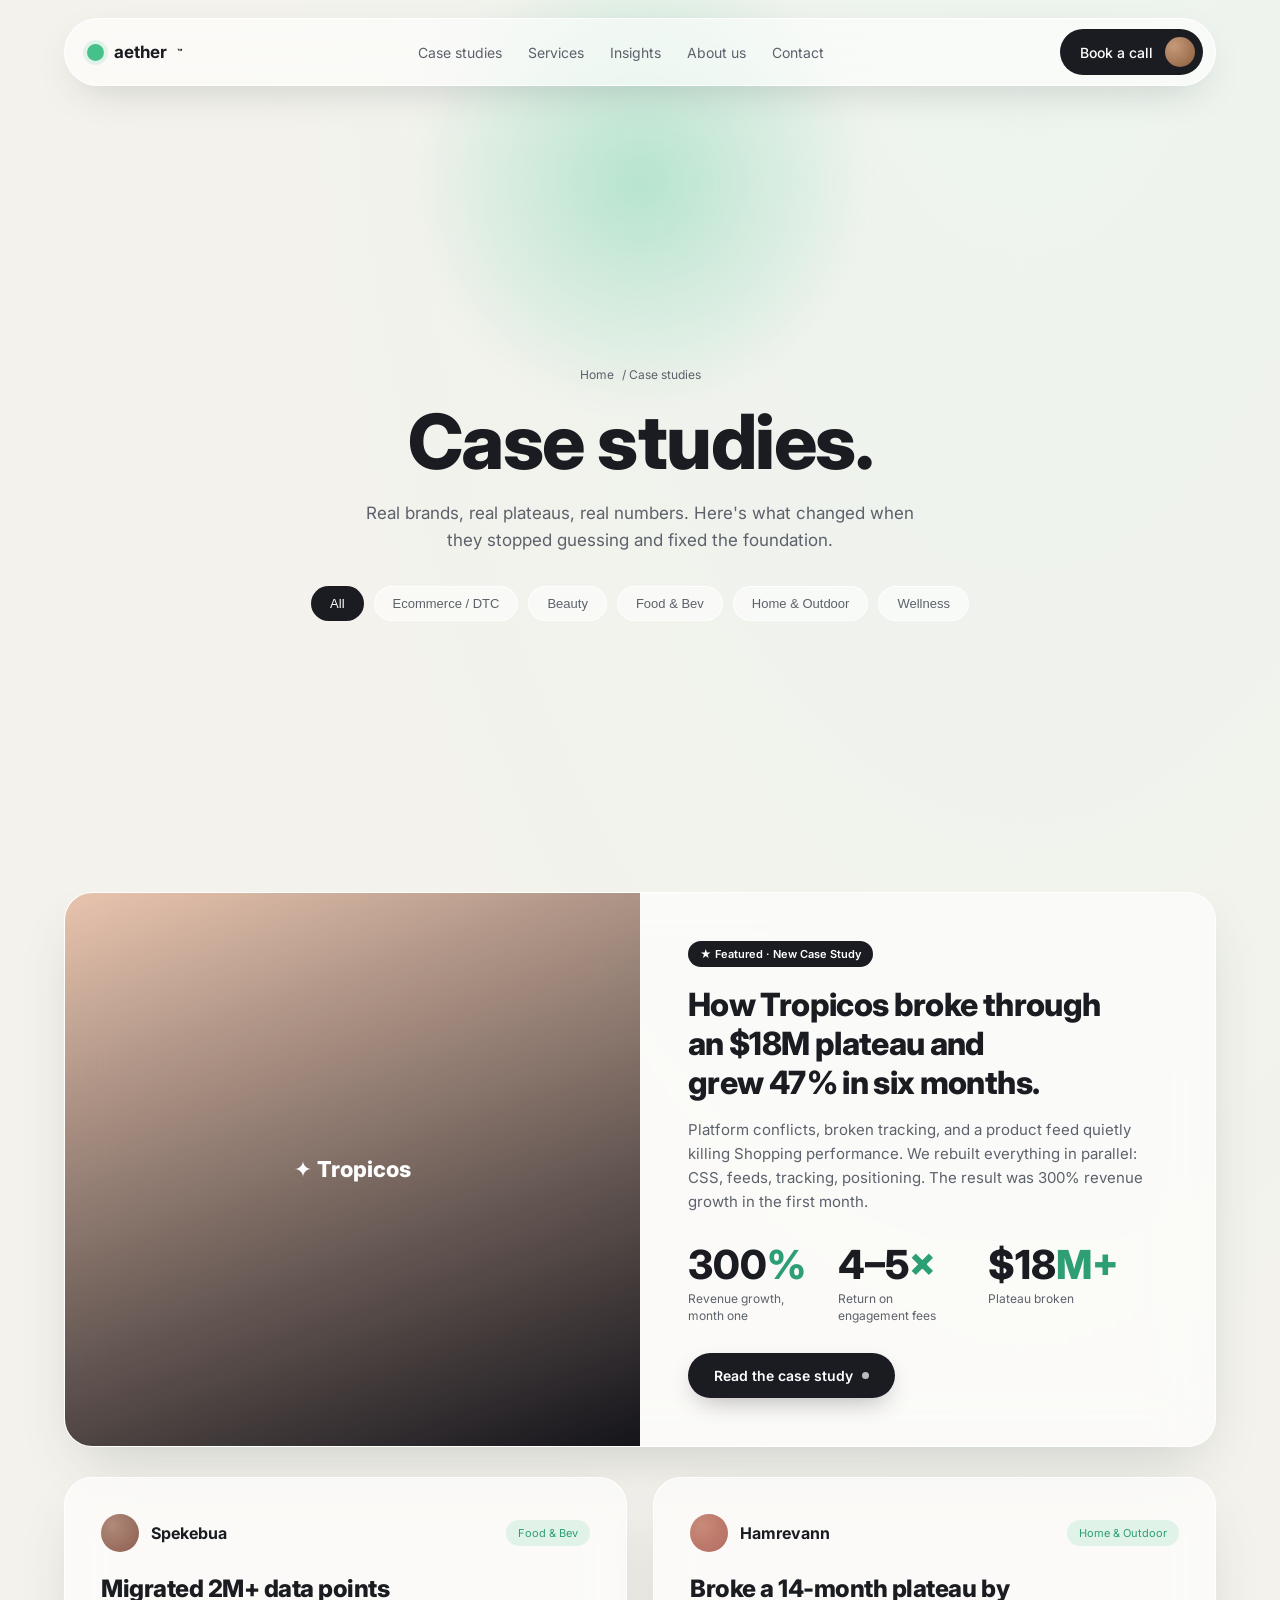
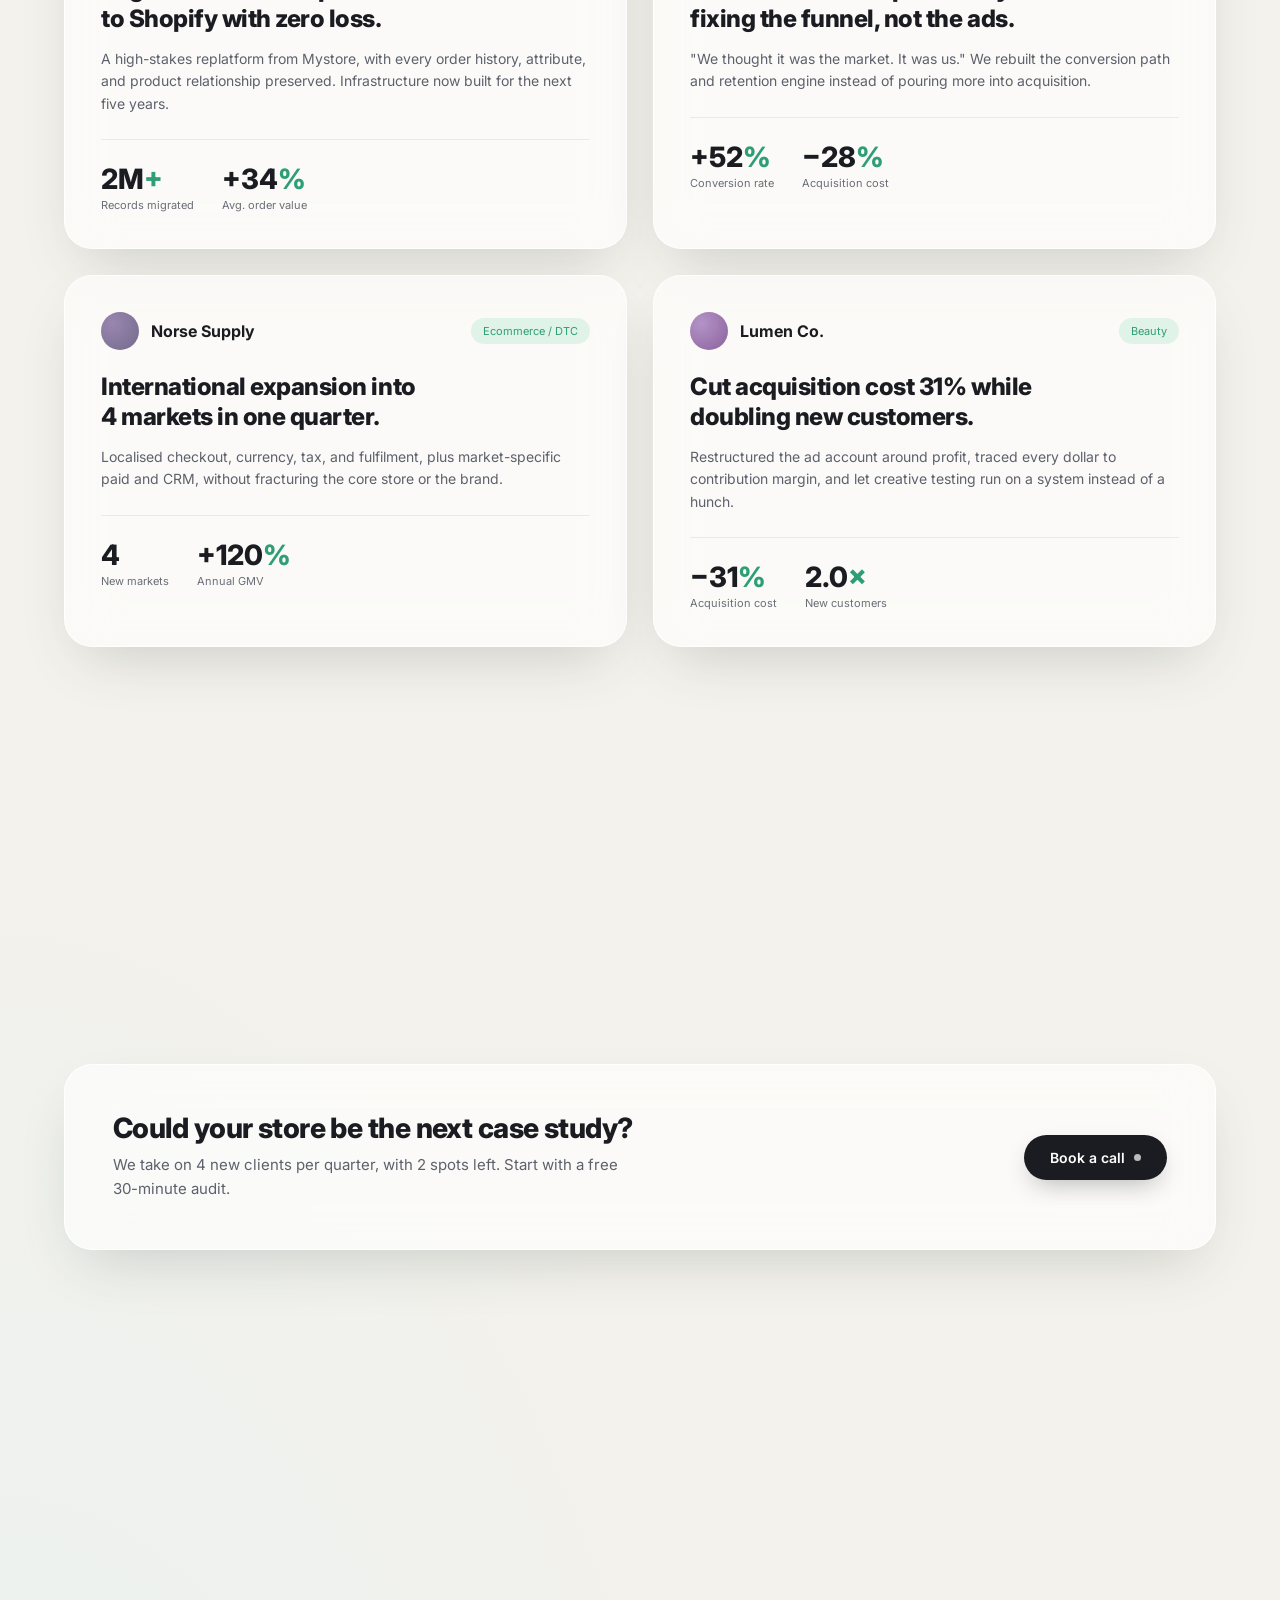
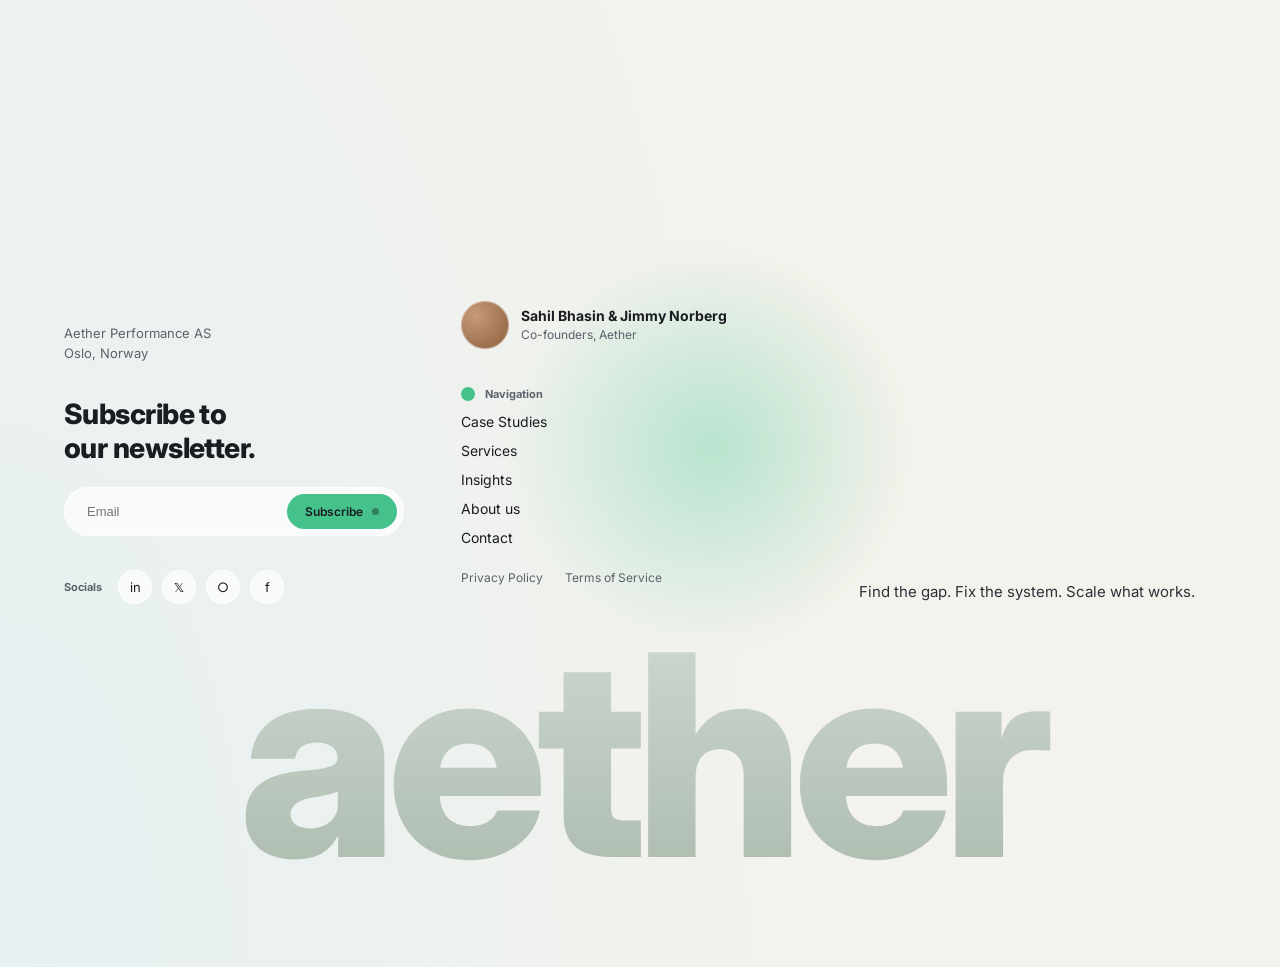
<file: Case Studies.html>
<!DOCTYPE html>
<html lang="en">
<head>
  <meta charset="UTF-8" />
  <meta name="viewport" content="width=device-width, initial-scale=1.0" />
  <title>Case Studies · Aether</title>
  <link rel="preconnect" href="https://fonts.googleapis.com" />
  <link rel="preconnect" href="https://fonts.gstatic.com" crossorigin />
  <link href="https://fonts.googleapis.com/css2?family=Inter:wght@400;500;600;700;800&display=swap" rel="stylesheet" />
  <link rel="stylesheet" href="glass-atelier.css" />
  <link rel="stylesheet" href="pages.css" />
</head>
<body>

  <!-- NAV -->
  <div class="nav">
    <div class="nav-inner">
      <a class="nav-logo" href="index.html"><span class="dot"></span>aether<sup>™</sup></a>
      <ul class="nav-links">
        <li><a href="Case Studies.html">Case studies</a></li>
        <li><a href="index.html#services">Services</a></li>
        <li><a href="Insights.html">Insights</a></li>
        <li><a href="index.html#team">About us</a></li>
        <li><a href="index.html#contact">Contact</a></li>
      </ul>
      <a class="nav-cta" href="index.html#contact">Book a call <span class="av av-tan"></span></a>
    </div>
  </div>

  <!-- HERO -->
  <section class="section page-hero">
    <div class="orb mint" style="width:460px;height:460px;left:50%;top:-40px;transform:translateX(-50%)"></div>
    <div class="wrap">
      <div class="crumb"><a href="index.html">Home</a> / Case studies</div>
      <h1>Case studies.</h1>
      <p>Real brands, real plateaus, real numbers. Here's what changed when they stopped guessing and fixed the foundation.</p>
      <div class="filters">
        <button class="filter on" data-filter="all">All</button>
        <button class="filter" data-filter="ecom">Ecommerce / DTC</button>
        <button class="filter" data-filter="beauty">Beauty</button>
        <button class="filter" data-filter="food">Food &amp; Bev</button>
        <button class="filter" data-filter="home">Home &amp; Outdoor</button>
        <button class="filter" data-filter="wellness">Wellness</button>
      </div>
    </div>
  </section>

  <!-- LISTING -->
  <section class="section" style="padding-top:0">
    <div class="wrap">
      <!-- featured -->
      <article class="glass case-feature reveal">
        <div class="cf-media">✦ Tropicos</div>
        <div class="cf-body">
          <span class="badge">★ Featured · New Case Study</span>
          <h2>How Tropicos broke through an $18M plateau and grew 47% in six months.</h2>
          <p>Platform conflicts, broken tracking, and a product feed quietly killing Shopping performance. We rebuilt everything in parallel: CSS, feeds, tracking, positioning. The result was 300% revenue growth in the first month.</p>
          <div class="case-metrics">
            <div class="cm"><div class="n"><span data-count="300">300</span><s>%</s></div><p>Revenue growth, month one</p></div>
            <div class="cm"><div class="n">4–5<s>×</s></div><p>Return on engagement fees</p></div>
            <div class="cm"><div class="n">$18<s>M+</s></div><p>Plateau broken</p></div>
          </div>
          <a class="pill pill-dark" href="#" style="margin-top:28px">Read the case study <span class="d"></span></a>
        </div>
      </article>

      <!-- grid -->
      <div class="case-grid">
        <article class="glass case-card reveal" data-cat="food">
          <div class="cc-top"><div class="cc-brand"><span class="av av-clay"></span>Spekebua</div><span class="cc-ind">Food &amp; Bev</span></div>
          <h3>Migrated 2M+ data points to Shopify with zero loss.</h3>
          <p>A high-stakes replatform from Mystore, with every order history, attribute, and product relationship preserved. Infrastructure now built for the next five years.</p>
          <div class="cc-stats"><div><span class="n">2M<s>+</s></span><span class="lbl">Records migrated</span></div><div><span class="n">+34<s>%</s></span><span class="lbl">Avg. order value</span></div></div>
        </article>
        <article class="glass case-card reveal" data-cat="home">
          <div class="cc-top"><div class="cc-brand"><span class="av av-rust"></span>Hamrevann</div><span class="cc-ind">Home &amp; Outdoor</span></div>
          <h3>Broke a 14-month plateau by fixing the funnel, not the ads.</h3>
          <p>"We thought it was the market. It was us." We rebuilt the conversion path and retention engine instead of pouring more into acquisition.</p>
          <div class="cc-stats"><div><span class="n">+52<s>%</s></span><span class="lbl">Conversion rate</span></div><div><span class="n">−28<s>%</s></span><span class="lbl">Acquisition cost</span></div></div>
        </article>
        <article class="glass case-card reveal" data-cat="ecom">
          <div class="cc-top"><div class="cc-brand"><span class="av av-plum"></span>Norse Supply</div><span class="cc-ind">Ecommerce / DTC</span></div>
          <h3>International expansion into 4 markets in one quarter.</h3>
          <p>Localised checkout, currency, tax, and fulfilment, plus market-specific paid and CRM, without fracturing the core store or the brand.</p>
          <div class="cc-stats"><div><span class="n">4</span><span class="lbl">New markets</span></div><div><span class="n">+120<s>%</s></span><span class="lbl">Annual GMV</span></div></div>
        </article>
        <article class="glass case-card reveal" data-cat="beauty">
          <div class="cc-top"><div class="cc-brand"><span class="av av-violet"></span>Lumen Co.</div><span class="cc-ind">Beauty</span></div>
          <h3>Cut acquisition cost 31% while doubling new customers.</h3>
          <p>Restructured the ad account around profit, traced every dollar to contribution margin, and let creative testing run on a system instead of a hunch.</p>
          <div class="cc-stats"><div><span class="n">−31<s>%</s></span><span class="lbl">Acquisition cost</span></div><div><span class="n">2.0<s>×</s></span><span class="lbl">New customers</span></div></div>
        </article>
      </div>
    </div>
  </section>

  <!-- CTA -->
  <section class="section" style="padding-top:0">
    <div class="wrap">
      <div class="glass" style="padding:48px;display:flex;align-items:center;justify-content:space-between;gap:32px;flex-wrap:wrap">
        <div>
          <h2 style="font-size:28px;font-weight:800">Could your store be the next case study?</h2>
          <p style="margin-top:10px;font-size:15px;color:var(--muted);max-width:520px;line-height:1.6">We take on 4 new clients per quarter, with 2 spots left. Start with a free 30-minute audit.</p>
        </div>
        <a class="pill pill-dark" href="index.html#contact">Book a call <span class="d"></span></a>
      </div>
    </div>
  </section>

  <!-- FOOTER -->
  <footer class="section footer">
    <div class="orb mint" style="width:400px;height:400px;left:40%;top:20%"></div>
    <div class="wrap">
      <div class="footer-grid">
        <div>
          <span class="dot"></span>
          <p class="footer-addr">Aether Performance AS<br />Oslo, Norway</p>
          <h3>Subscribe to our newsletter.</h3>
          <form class="news" onsubmit="return false"><input type="email" placeholder="Email" /><button type="submit" class="pill">Subscribe <span class="d"></span></button></form>
          <div class="socials"><span class="lbl">Socials</span><a>in</a><a>𝕏</a><a>○</a><a>f</a></div>
        </div>
        <div>
          <div class="person"><span class="av av-tan" style="width:48px;height:48px"></span><span class="meta"><strong>Sahil Bhasin &amp; Jimmy Norberg</strong><em>Co-founders, Aether</em></span></div>
          <nav class="footer-nav">
            <span class="lbl"><span class="dot"></span>Navigation</span>
            <a href="Case Studies.html">Case Studies</a><a href="index.html#services">Services</a><a href="Insights.html">Insights</a><a href="index.html#team">About us</a><a href="index.html#contact">Contact</a>
          </nav>
          <div class="footer-legal"><a href="Privacy Policy.html">Privacy Policy</a><a href="Terms of Service.html">Terms of Service</a></div>
        </div>
        <p class="footer-tag">Find the gap. Fix the system. Scale what works.</p>
      </div>
    </div>
    <div class="wordmark">aether</div>
  </footer>

  <script src="pages.js"></script>
</body>
</html>
</file>
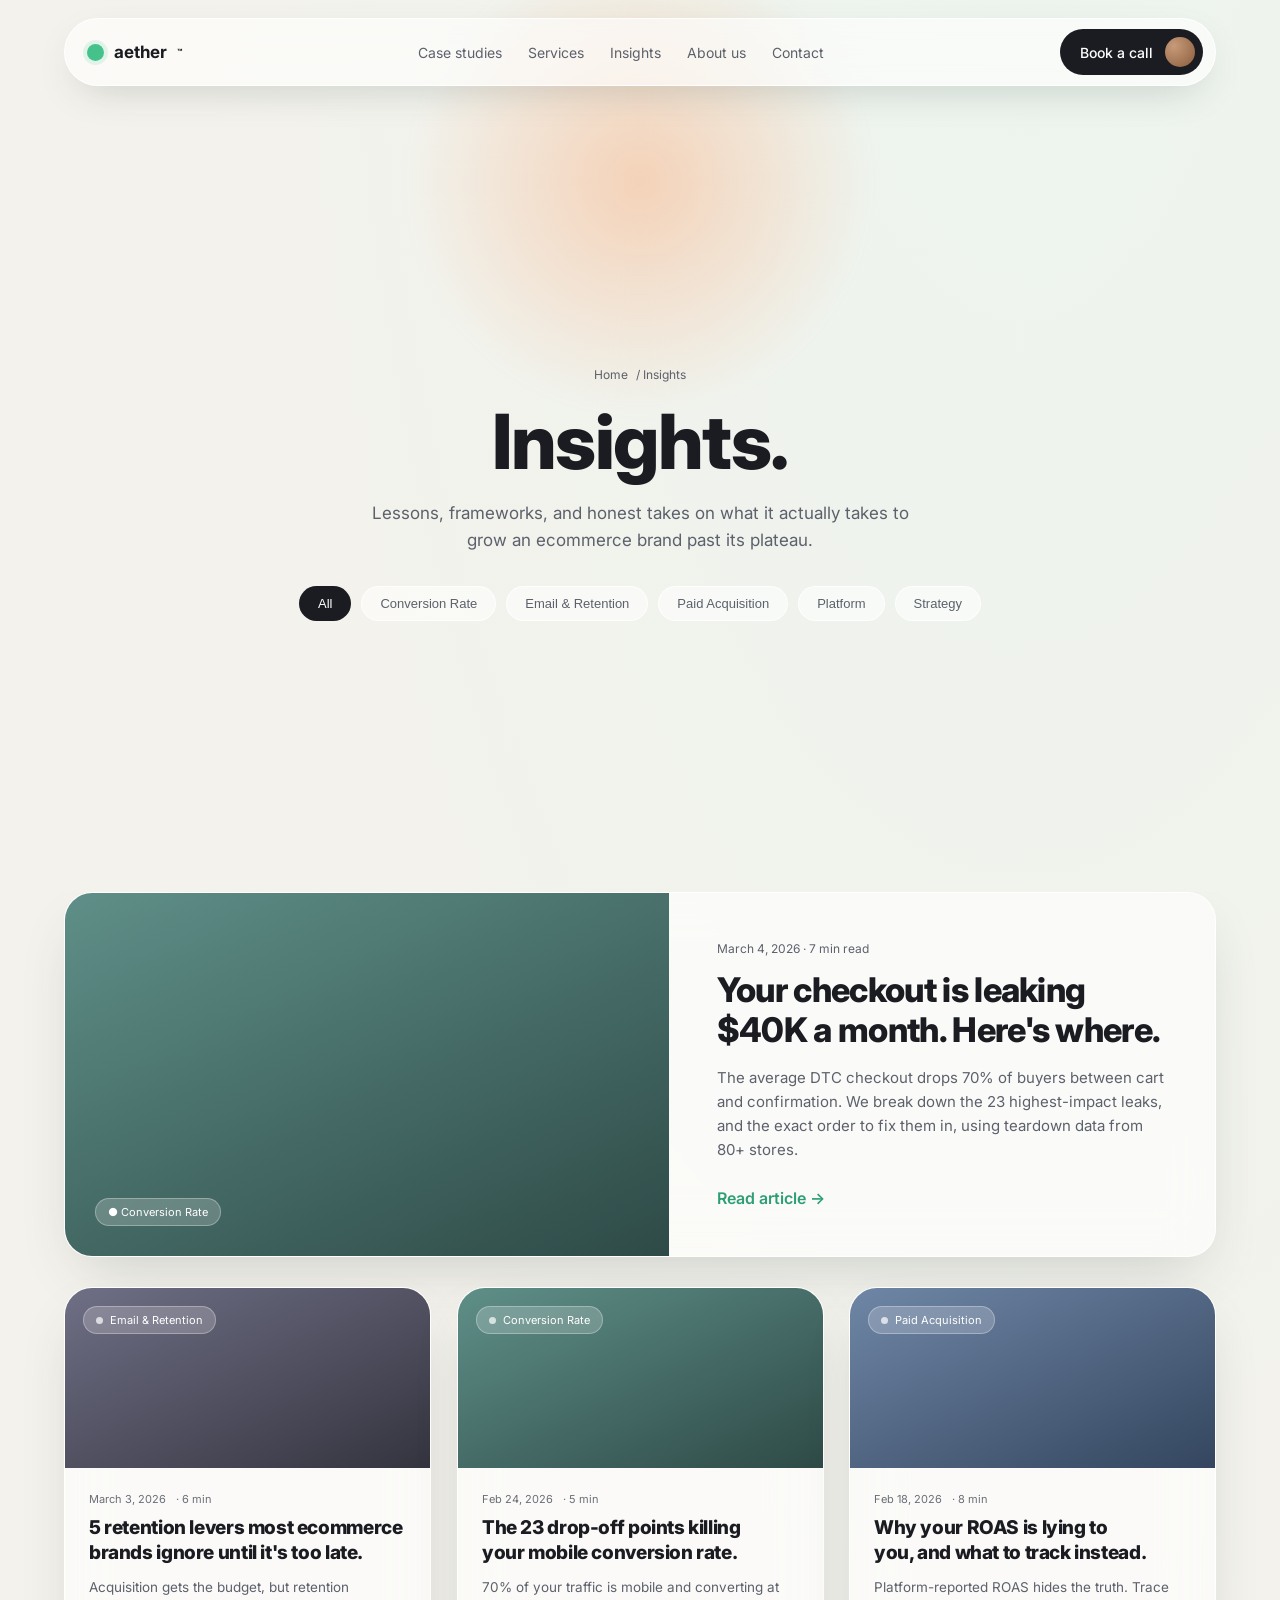
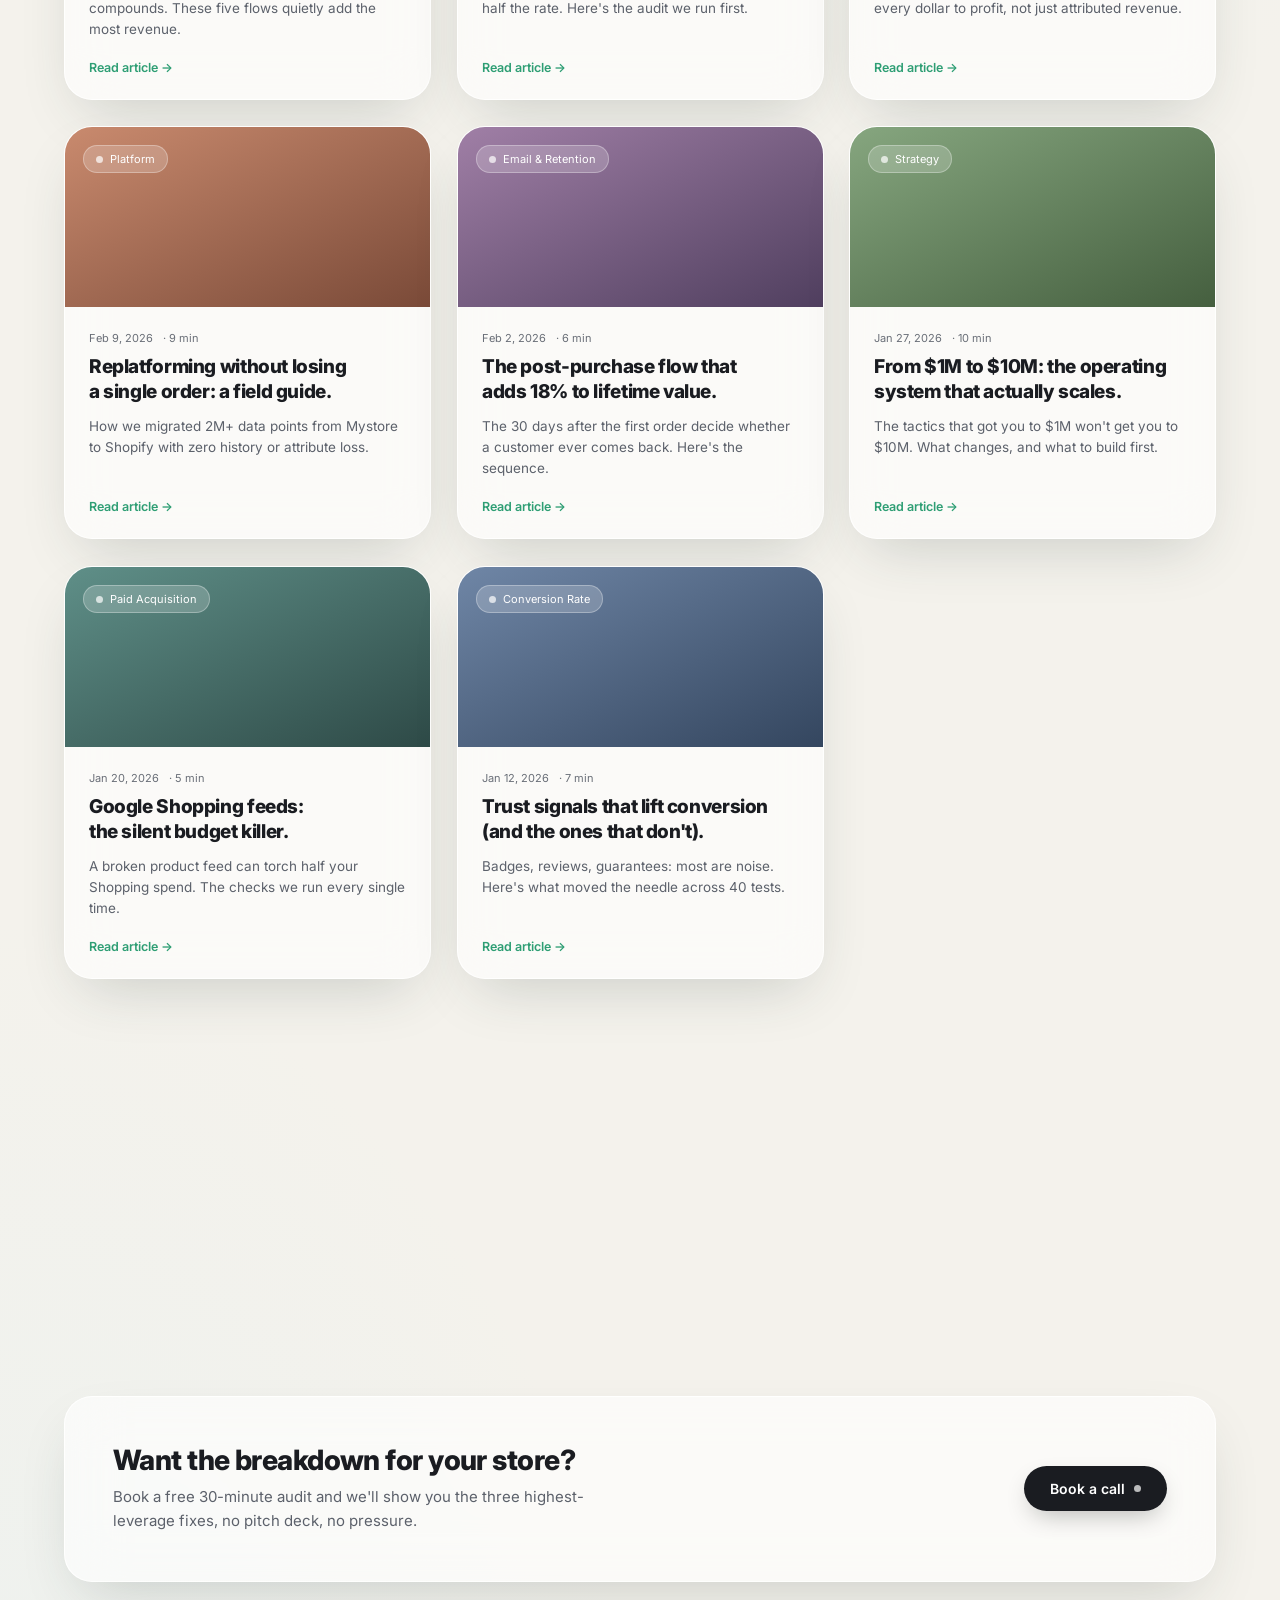
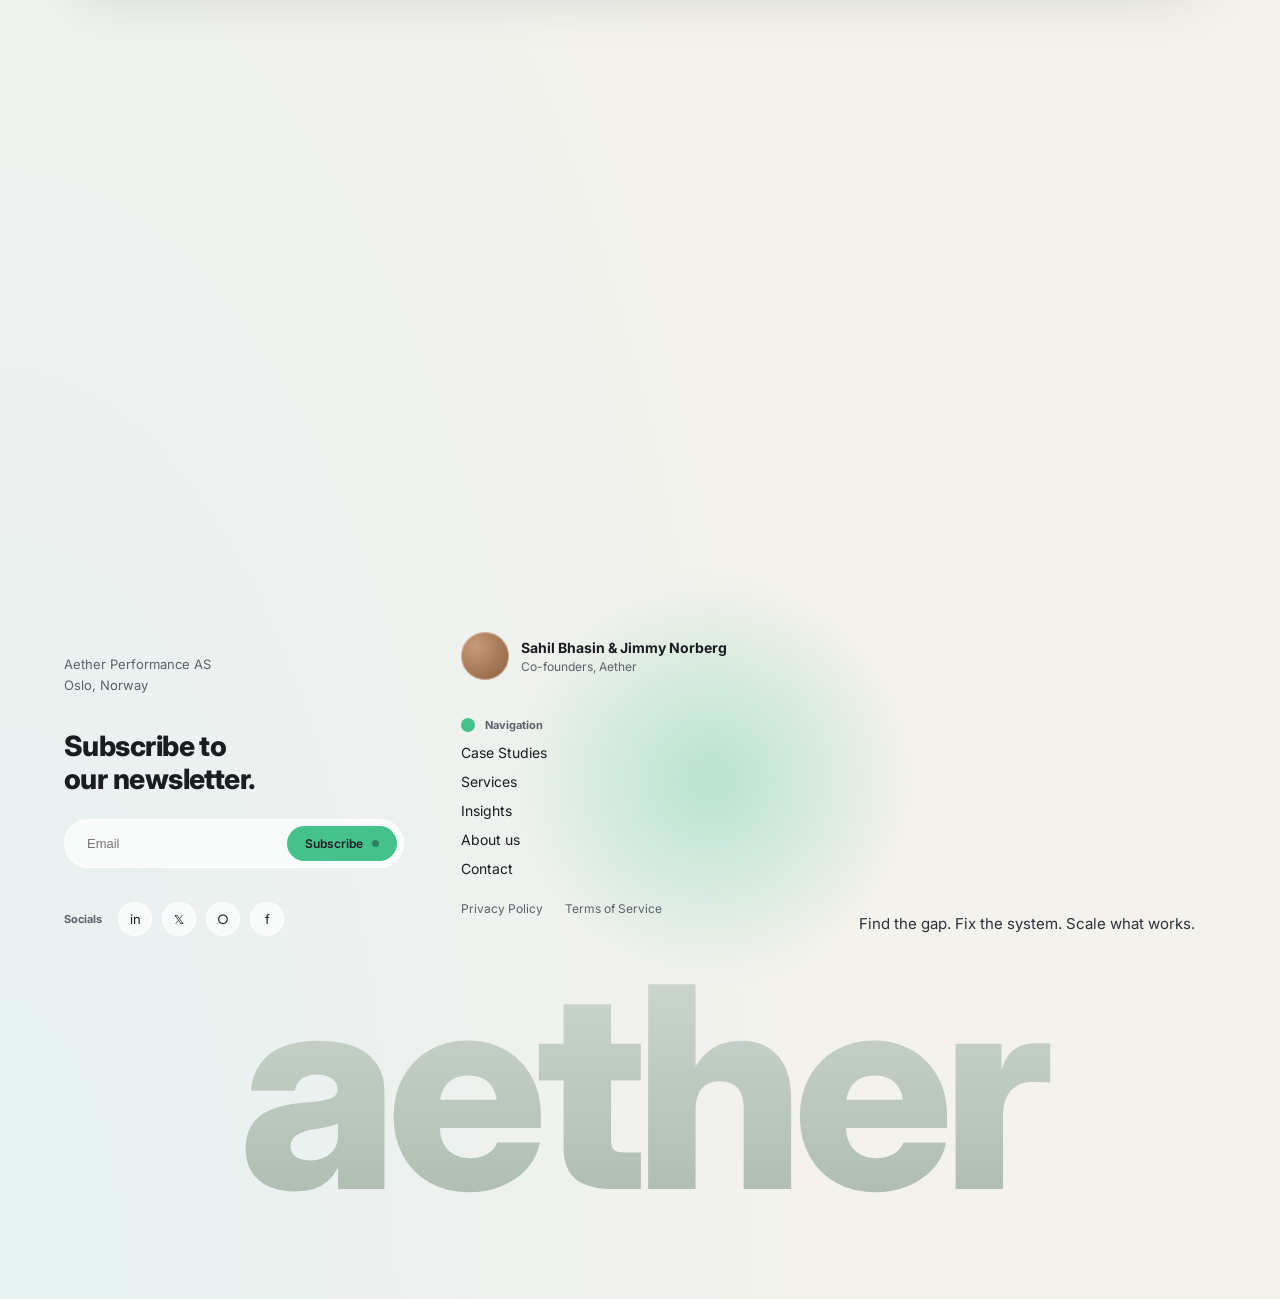
<file: Insights.html>
<!DOCTYPE html>
<html lang="en">
<head>
  <meta charset="UTF-8" />
  <meta name="viewport" content="width=device-width, initial-scale=1.0" />
  <title>Insights · Aether</title>
  <link rel="preconnect" href="https://fonts.googleapis.com" />
  <link rel="preconnect" href="https://fonts.gstatic.com" crossorigin />
  <link href="https://fonts.googleapis.com/css2?family=Inter:wght@400;500;600;700;800&display=swap" rel="stylesheet" />
  <link rel="stylesheet" href="glass-atelier.css" />
  <link rel="stylesheet" href="pages.css" />
</head>
<body>

  <!-- NAV -->
  <div class="nav">
    <div class="nav-inner">
      <a class="nav-logo" href="index.html"><span class="dot"></span>aether<sup>™</sup></a>
      <ul class="nav-links">
        <li><a href="Case Studies.html">Case studies</a></li>
        <li><a href="index.html#services">Services</a></li>
        <li><a href="Insights.html">Insights</a></li>
        <li><a href="index.html#team">About us</a></li>
        <li><a href="index.html#contact">Contact</a></li>
      </ul>
      <a class="nav-cta" href="index.html#contact">Book a call <span class="av av-tan"></span></a>
    </div>
  </div>

  <!-- HERO -->
  <section class="section page-hero">
    <div class="orb peach" style="width:460px;height:460px;left:50%;top:-40px;transform:translateX(-50%)"></div>
    <div class="wrap">
      <div class="crumb"><a href="index.html">Home</a> / Insights</div>
      <h1>Insights.</h1>
      <p>Lessons, frameworks, and honest takes on what it actually takes to grow an ecommerce brand past its plateau.</p>
      <div class="filters">
        <button class="filter on" data-filter="all">All</button>
        <button class="filter" data-filter="conversion">Conversion Rate</button>
        <button class="filter" data-filter="retention">Email &amp; Retention</button>
        <button class="filter" data-filter="paid">Paid Acquisition</button>
        <button class="filter" data-filter="platform">Platform</button>
        <button class="filter" data-filter="strategy">Strategy</button>
      </div>
    </div>
  </section>

  <!-- LISTING -->
  <section class="section" style="padding-top:0">
    <div class="wrap">
      <!-- featured -->
      <article class="glass feature-post reveal">
        <div class="fp-media"><div class="tagrow"><span class="post-card-tag" style="color:#fff;font-size:11px;background:rgba(255,255,255,.2);border:1px solid rgba(255,255,255,.3);padding:6px 12px;border-radius:100px;white-space:nowrap">● Conversion Rate</span></div></div>
        <div class="fp-body">
          <span class="date">March 4, 2026 · 7 min read</span>
          <h2>Your checkout is leaking $40K a month. Here's where.</h2>
          <p>The average DTC checkout drops 70% of buyers between cart and confirmation. We break down the 23 highest-impact leaks, and the exact order to fix them in, using teardown data from 80+ stores.</p>
          <a class="readmore" href="#">Read article →</a>
        </div>
      </article>

      <!-- grid -->
      <div class="post-grid">
        <article class="post-card glass reveal" data-cat="retention">
          <div class="pc-media t2"><span class="pc-tag">Email &amp; Retention</span></div>
          <div class="pc-body"><div class="pc-meta"><span>March 3, 2026</span><span>· 6 min</span></div>
            <h3>5 retention levers most ecommerce brands ignore until it's too late.</h3>
            <p>Acquisition gets the budget, but retention compounds. These five flows quietly add the most revenue.</p>
            <span class="pc-foot">Read article →</span></div>
        </article>
        <article class="post-card glass reveal" data-cat="conversion">
          <div class="pc-media t1"><span class="pc-tag">Conversion Rate</span></div>
          <div class="pc-body"><div class="pc-meta"><span>Feb 24, 2026</span><span>· 5 min</span></div>
            <h3>The 23 drop-off points killing your mobile conversion rate.</h3>
            <p>70% of your traffic is mobile and converting at half the rate. Here's the audit we run first.</p>
            <span class="pc-foot">Read article →</span></div>
        </article>
        <article class="post-card glass reveal" data-cat="paid">
          <div class="pc-media t4"><span class="pc-tag">Paid Acquisition</span></div>
          <div class="pc-body"><div class="pc-meta"><span>Feb 18, 2026</span><span>· 8 min</span></div>
            <h3>Why your ROAS is lying to you, and what to track instead.</h3>
            <p>Platform-reported ROAS hides the truth. Trace every dollar to profit, not just attributed revenue.</p>
            <span class="pc-foot">Read article →</span></div>
        </article>
        <article class="post-card glass reveal" data-cat="platform">
          <div class="pc-media t3"><span class="pc-tag">Platform</span></div>
          <div class="pc-body"><div class="pc-meta"><span>Feb 9, 2026</span><span>· 9 min</span></div>
            <h3>Replatforming without losing a single order: a field guide.</h3>
            <p>How we migrated 2M+ data points from Mystore to Shopify with zero history or attribute loss.</p>
            <span class="pc-foot">Read article →</span></div>
        </article>
        <article class="post-card glass reveal" data-cat="retention">
          <div class="pc-media t6"><span class="pc-tag">Email &amp; Retention</span></div>
          <div class="pc-body"><div class="pc-meta"><span>Feb 2, 2026</span><span>· 6 min</span></div>
            <h3>The post-purchase flow that adds 18% to lifetime value.</h3>
            <p>The 30 days after the first order decide whether a customer ever comes back. Here's the sequence.</p>
            <span class="pc-foot">Read article →</span></div>
        </article>
        <article class="post-card glass reveal" data-cat="strategy">
          <div class="pc-media t5"><span class="pc-tag">Strategy</span></div>
          <div class="pc-body"><div class="pc-meta"><span>Jan 27, 2026</span><span>· 10 min</span></div>
            <h3>From $1M to $10M: the operating system that actually scales.</h3>
            <p>The tactics that got you to $1M won't get you to $10M. What changes, and what to build first.</p>
            <span class="pc-foot">Read article →</span></div>
        </article>
        <article class="post-card glass reveal" data-cat="paid">
          <div class="pc-media t1"><span class="pc-tag">Paid Acquisition</span></div>
          <div class="pc-body"><div class="pc-meta"><span>Jan 20, 2026</span><span>· 5 min</span></div>
            <h3>Google Shopping feeds: the silent budget killer.</h3>
            <p>A broken product feed can torch half your Shopping spend. The checks we run every single time.</p>
            <span class="pc-foot">Read article →</span></div>
        </article>
        <article class="post-card glass reveal" data-cat="conversion">
          <div class="pc-media t4"><span class="pc-tag">Conversion Rate</span></div>
          <div class="pc-body"><div class="pc-meta"><span>Jan 12, 2026</span><span>· 7 min</span></div>
            <h3>Trust signals that lift conversion (and the ones that don't).</h3>
            <p>Badges, reviews, guarantees: most are noise. Here's what moved the needle across 40 tests.</p>
            <span class="pc-foot">Read article →</span></div>
        </article>
      </div>
    </div>
  </section>

  <!-- CTA strip -->
  <section class="section" style="padding-top:0">
    <div class="wrap">
      <div class="glass" style="padding:48px;display:flex;align-items:center;justify-content:space-between;gap:32px;flex-wrap:wrap">
        <div>
          <h2 style="font-size:28px;font-weight:800">Want the breakdown for your store?</h2>
          <p style="margin-top:10px;font-size:15px;color:var(--muted);max-width:520px;line-height:1.6">Book a free 30-minute audit and we'll show you the three highest-leverage fixes, no pitch deck, no pressure.</p>
        </div>
        <a class="pill pill-dark" href="index.html#contact">Book a call <span class="d"></span></a>
      </div>
    </div>
  </section>

  <!-- FOOTER -->
  <footer class="section footer">
    <div class="orb mint" style="width:400px;height:400px;left:40%;top:20%"></div>
    <div class="wrap">
      <div class="footer-grid">
        <div>
          <span class="dot"></span>
          <p class="footer-addr">Aether Performance AS<br />Oslo, Norway</p>
          <h3>Subscribe to our newsletter.</h3>
          <form class="news" onsubmit="return false"><input type="email" placeholder="Email" /><button type="submit" class="pill">Subscribe <span class="d"></span></button></form>
          <div class="socials"><span class="lbl">Socials</span><a>in</a><a>𝕏</a><a>○</a><a>f</a></div>
        </div>
        <div>
          <div class="person"><span class="av av-tan" style="width:48px;height:48px"></span><span class="meta"><strong>Sahil Bhasin &amp; Jimmy Norberg</strong><em>Co-founders, Aether</em></span></div>
          <nav class="footer-nav">
            <span class="lbl"><span class="dot"></span>Navigation</span>
            <a href="Case Studies.html">Case Studies</a><a href="index.html#services">Services</a><a href="Insights.html">Insights</a><a href="index.html#team">About us</a><a href="index.html#contact">Contact</a>
          </nav>
          <div class="footer-legal"><a href="Privacy Policy.html">Privacy Policy</a><a href="Terms of Service.html">Terms of Service</a></div>
        </div>
        <p class="footer-tag">Find the gap. Fix the system. Scale what works.</p>
      </div>
    </div>
    <div class="wordmark">aether</div>
  </footer>

  <script src="pages.js"></script>
</body>
</html>
</file>
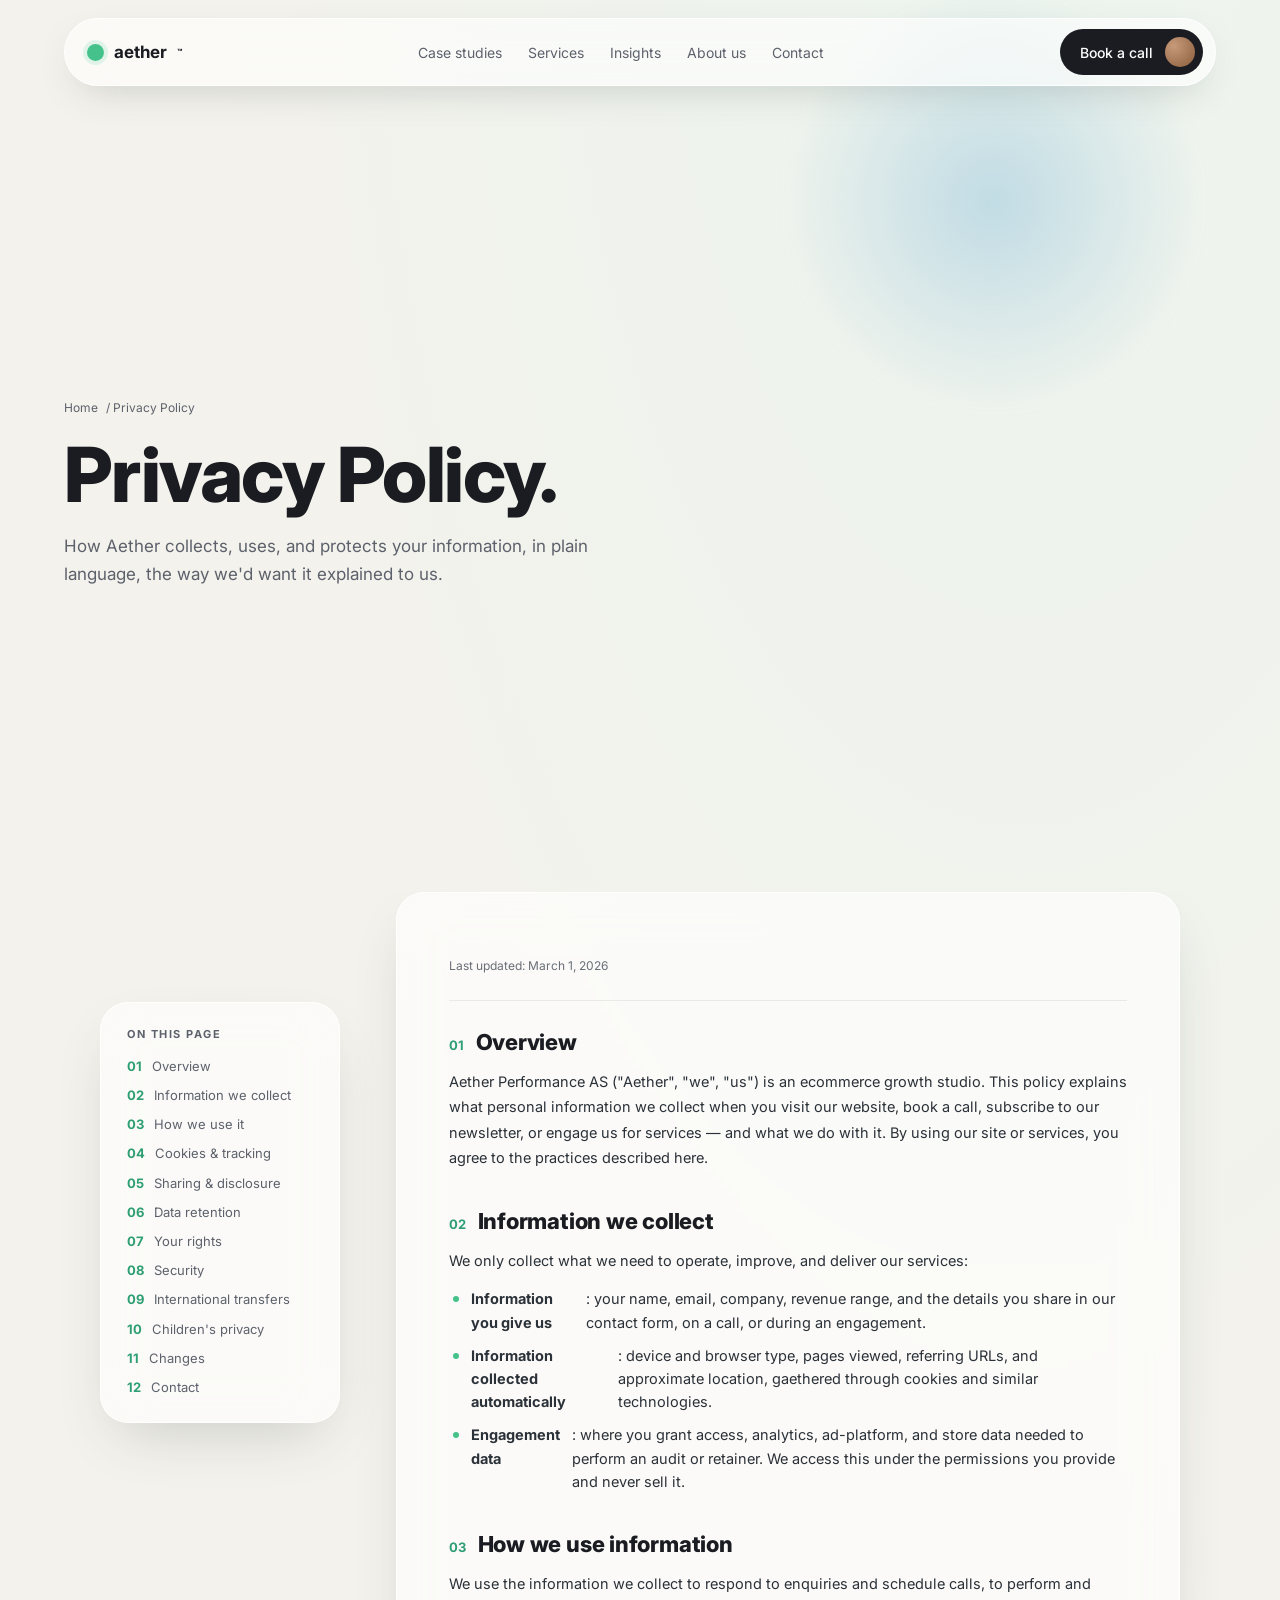
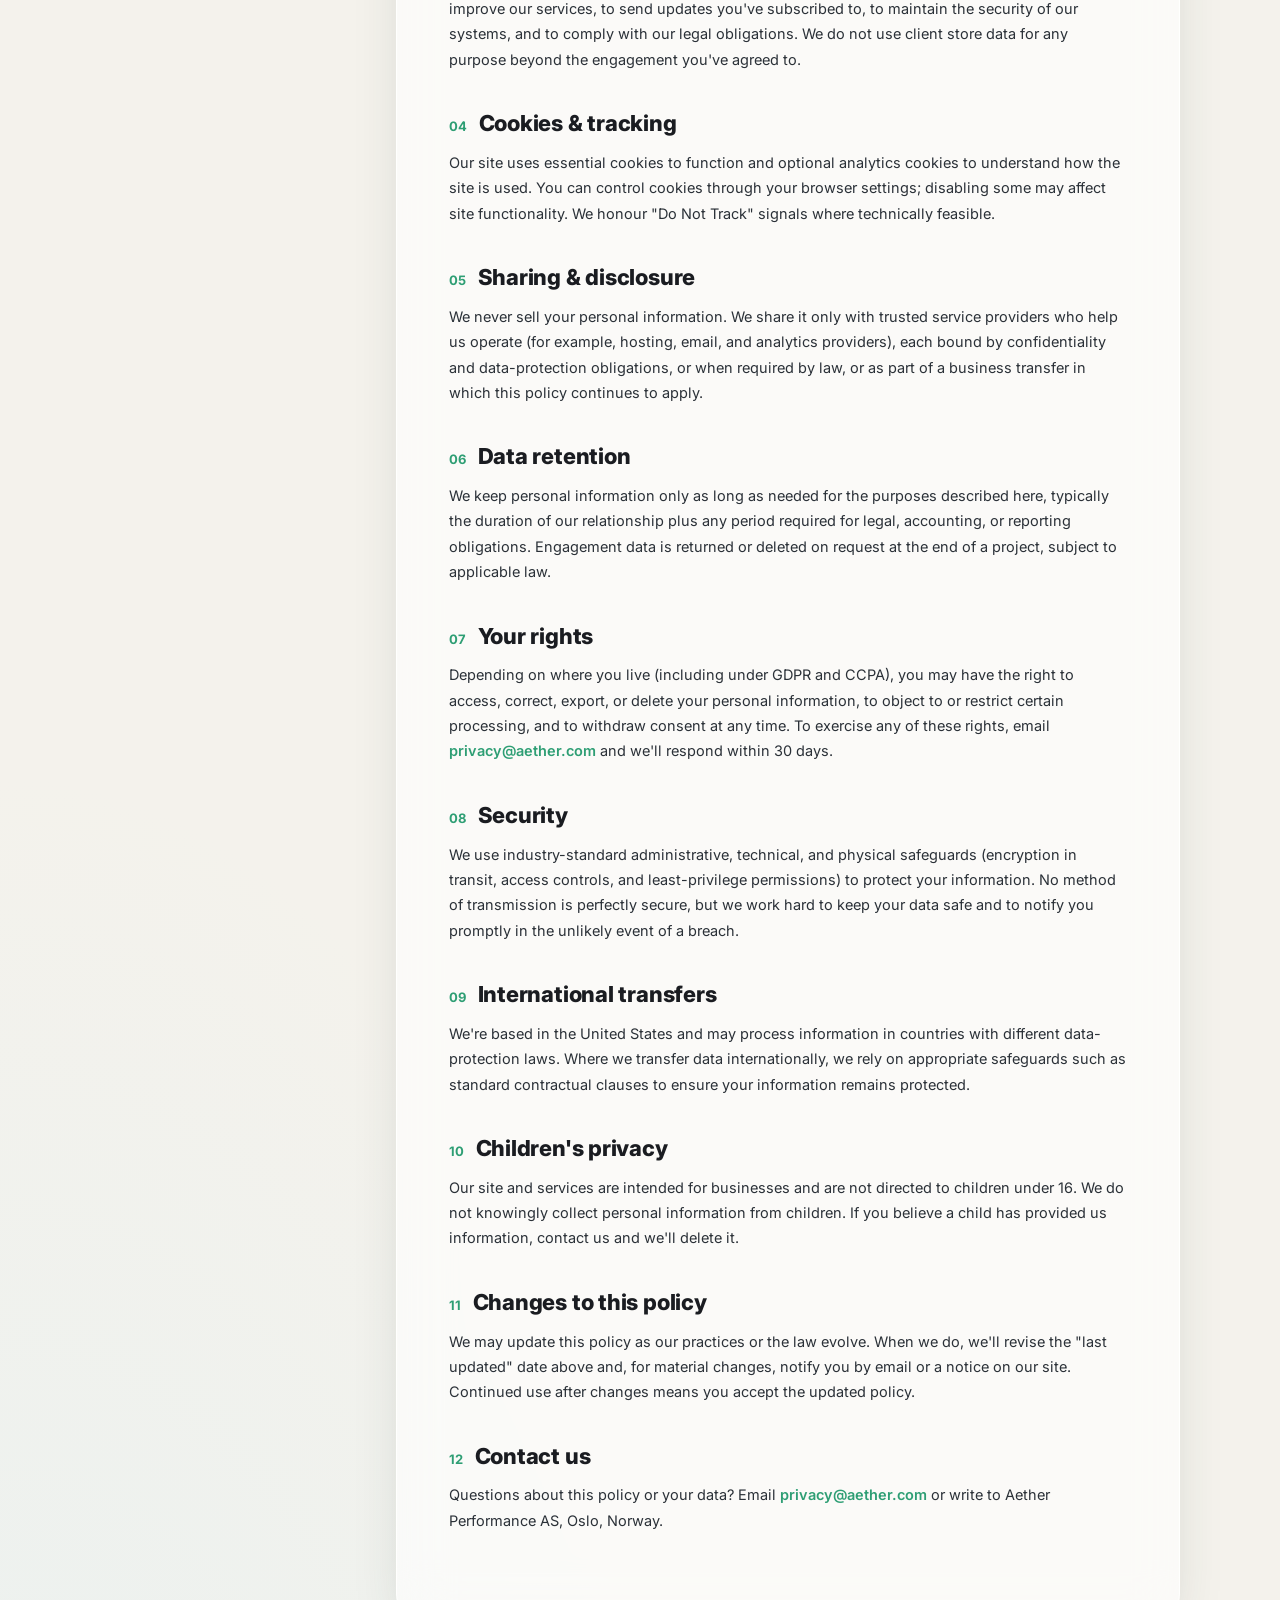
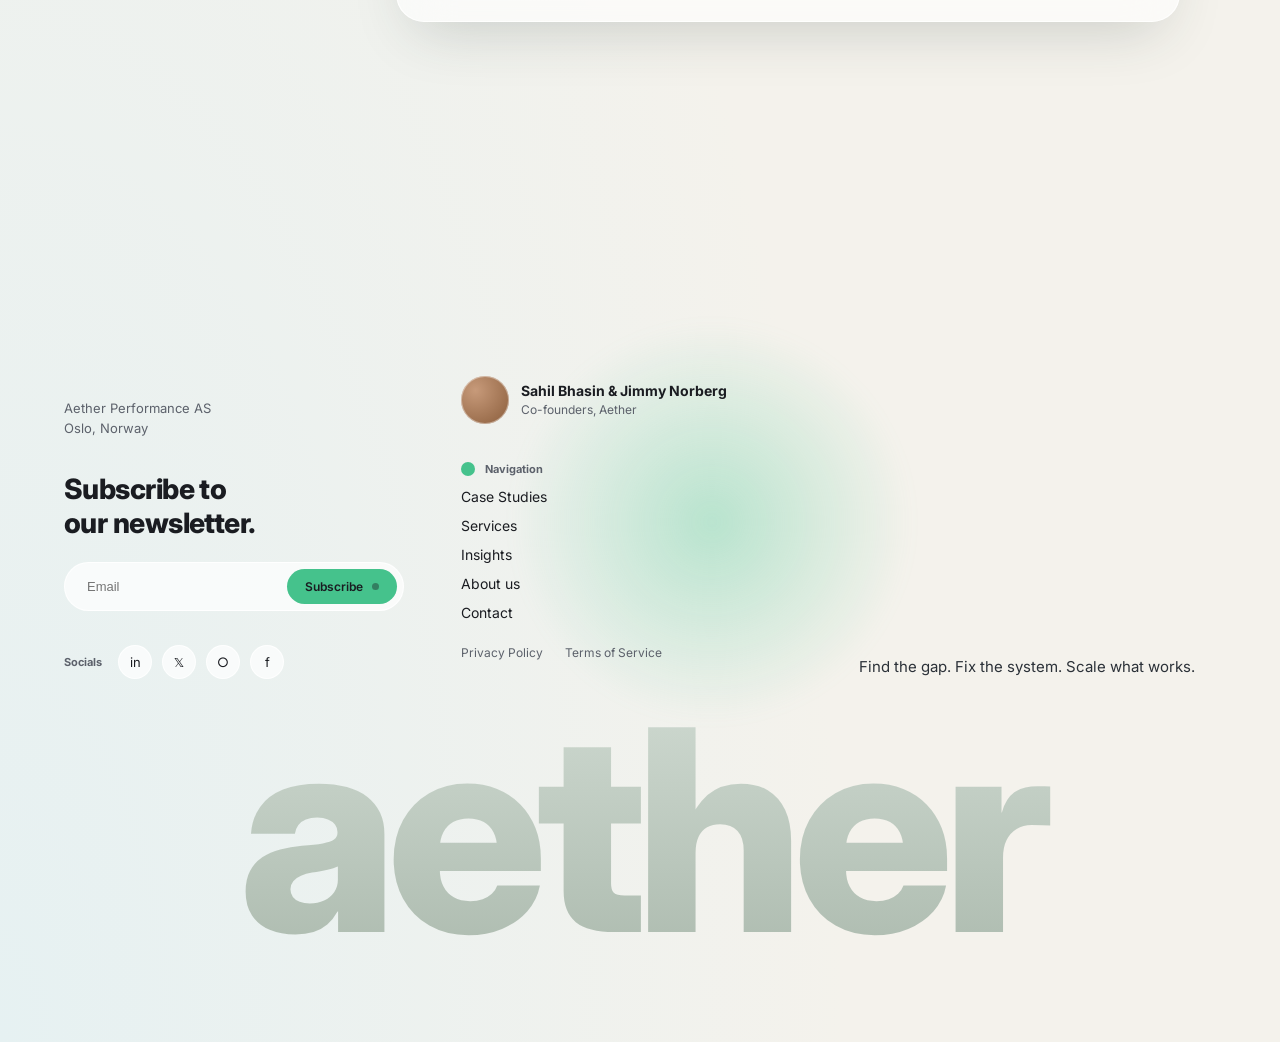
<file: Privacy Policy.html>
<!DOCTYPE html>
<html lang="en">
<head>
  <meta charset="UTF-8" />
  <meta name="viewport" content="width=device-width, initial-scale=1.0" />
  <title>Privacy Policy · Aether</title>
  <link rel="preconnect" href="https://fonts.googleapis.com" />
  <link rel="preconnect" href="https://fonts.gstatic.com" crossorigin />
  <link href="https://fonts.googleapis.com/css2?family=Inter:wght@400;500;600;700;800&display=swap" rel="stylesheet" />
  <link rel="stylesheet" href="glass-atelier.css" />
  <link rel="stylesheet" href="pages.css" />
</head>
<body>

  <!-- NAV -->
  <div class="nav">
    <div class="nav-inner">
      <a class="nav-logo" href="index.html"><span class="dot"></span>aether<sup>™</sup></a>
      <ul class="nav-links">
        <li><a href="Case Studies.html">Case studies</a></li>
        <li><a href="index.html#services">Services</a></li>
        <li><a href="Insights.html">Insights</a></li>
        <li><a href="index.html#team">About us</a></li>
        <li><a href="index.html#contact">Contact</a></li>
      </ul>
      <a class="nav-cta" href="index.html#contact">Book a call <span class="av av-tan"></span></a>
    </div>
  </div>

  <!-- HERO -->
  <section class="section page-hero left">
    <div class="orb blue" style="width:420px;height:420px;right:6%;top:0"></div>
    <div class="wrap">
      <div class="crumb"><a href="index.html">Home</a> / Privacy Policy</div>
      <h1>Privacy Policy.</h1>
      <p>How Aether collects, uses, and protects your information, in plain language, the way we'd want it explained to us.</p>
    </div>
  </section>

  <!-- BODY -->
  <section class="section" style="padding-top:0">
    <div class="legal">
      <aside class="glass toc">
        <h4>On this page</h4>
        <ol>
          <li><a href="#s1">Overview</a></li>
          <li><a href="#s2">Information we collect</a></li>
          <li><a href="#s3">How we use it</a></li>
          <li><a href="#s4">Cookies &amp; tracking</a></li>
          <li><a href="#s5">Sharing &amp; disclosure</a></li>
          <li><a href="#s6">Data retention</a></li>
          <li><a href="#s7">Your rights</a></li>
          <li><a href="#s8">Security</a></li>
          <li><a href="#s9">International transfers</a></li>
          <li><a href="#s10">Children's privacy</a></li>
          <li><a href="#s11">Changes</a></li>
          <li><a href="#s12">Contact</a></li>
        </ol>
      </aside>

      <div class="glass legal-body">
        <p class="updated">Last updated: March 1, 2026</p>

        <section id="s1"><h2><span class="num">01</span>Overview</h2>
          <p>Aether Performance AS ("Aether", "we", "us") is an ecommerce growth studio. This policy explains what personal information we collect when you visit our website, book a call, subscribe to our newsletter, or engage us for services — and what we do with it. By using our site or services, you agree to the practices described here.</p>
        </section>

        <section id="s2"><h2><span class="num">02</span>Information we collect</h2>
          <p>We only collect what we need to operate, improve, and deliver our services:</p>
          <ul>
            <li><strong>Information you give us</strong>: your name, email, company, revenue range, and the details you share in our contact form, on a call, or during an engagement.</li>
            <li><strong>Information collected automatically</strong>: device and browser type, pages viewed, referring URLs, and approximate location, gaethered through cookies and similar technologies.</li>
            <li><strong>Engagement data</strong>: where you grant access, analytics, ad-platform, and store data needed to perform an audit or retainer. We access this under the permissions you provide and never sell it.</li>
          </ul>
        </section>

        <section id="s3"><h2><span class="num">03</span>How we use information</h2>
          <p>We use the information we collect to respond to enquiries and schedule calls, to perform and improve our services, to send updates you've subscribed to, to maintain the security of our systems, and to comply with our legal obligations. We do not use client store data for any purpose beyond the engagement you've agreed to.</p>
        </section>

        <section id="s4"><h2><span class="num">04</span>Cookies &amp; tracking</h2>
          <p>Our site uses essential cookies to function and optional analytics cookies to understand how the site is used. You can control cookies through your browser settings; disabling some may affect site functionality. We honour "Do Not Track" signals where technically feasible.</p>
        </section>

        <section id="s5"><h2><span class="num">05</span>Sharing &amp; disclosure</h2>
          <p>We never sell your personal information. We share it only with trusted service providers who help us operate (for example, hosting, email, and analytics providers), each bound by confidentiality and data-protection obligations, or when required by law, or as part of a business transfer in which this policy continues to apply.</p>
        </section>

        <section id="s6"><h2><span class="num">06</span>Data retention</h2>
          <p>We keep personal information only as long as needed for the purposes described here, typically the duration of our relationship plus any period required for legal, accounting, or reporting obligations. Engagement data is returned or deleted on request at the end of a project, subject to applicable law.</p>
        </section>

        <section id="s7"><h2><span class="num">07</span>Your rights</h2>
          <p>Depending on where you live (including under GDPR and CCPA), you may have the right to access, correct, export, or delete your personal information, to object to or restrict certain processing, and to withdraw consent at any time. To exercise any of these rights, email <a class="inline" href="mailto:privacy@aether.com">privacy@aether.com</a> and we'll respond within 30 days.</p>
        </section>

        <section id="s8"><h2><span class="num">08</span>Security</h2>
          <p>We use industry-standard administrative, technical, and physical safeguards (encryption in transit, access controls, and least-privilege permissions) to protect your information. No method of transmission is perfectly secure, but we work hard to keep your data safe and to notify you promptly in the unlikely event of a breach.</p>
        </section>

        <section id="s9"><h2><span class="num">09</span>International transfers</h2>
          <p>We're based in the United States and may process information in countries with different data-protection laws. Where we transfer data internationally, we rely on appropriate safeguards such as standard contractual clauses to ensure your information remains protected.</p>
        </section>

        <section id="s10"><h2><span class="num">10</span>Children's privacy</h2>
          <p>Our site and services are intended for businesses and are not directed to children under 16. We do not knowingly collect personal information from children. If you believe a child has provided us information, contact us and we'll delete it.</p>
        </section>

        <section id="s11"><h2><span class="num">11</span>Changes to this policy</h2>
          <p>We may update this policy as our practices or the law evolve. When we do, we'll revise the "last updated" date above and, for material changes, notify you by email or a notice on our site. Continued use after changes means you accept the updated policy.</p>
        </section>

        <section id="s12"><h2><span class="num">12</span>Contact us</h2>
          <p>Questions about this policy or your data? Email <a class="inline" href="mailto:privacy@aether.com">privacy@aether.com</a> or write to Aether Performance AS, Oslo, Norway.</p>
        </section>
      </div>
    </div>
  </section>

  <!-- FOOTER -->
  <footer class="section footer">
    <div class="orb mint" style="width:400px;height:400px;left:40%;top:20%"></div>
    <div class="wrap">
      <div class="footer-grid">
        <div>
          <span class="dot"></span>
          <p class="footer-addr">Aether Performance AS<br />Oslo, Norway</p>
          <h3>Subscribe to our newsletter.</h3>
          <form class="news" onsubmit="return false"><input type="email" placeholder="Email" /><button type="submit" class="pill">Subscribe <span class="d"></span></button></form>
          <div class="socials"><span class="lbl">Socials</span><a>in</a><a>𝕏</a><a>○</a><a>f</a></div>
        </div>
        <div>
          <div class="person"><span class="av av-tan" style="width:48px;height:48px"></span><span class="meta"><strong>Sahil Bhasin &amp; Jimmy Norberg</strong><em>Co-founders, Aether</em></span></div>
          <nav class="footer-nav">
            <span class="lbl"><span class="dot"></span>Navigation</span>
            <a href="Case Studies.html">Case Studies</a><a href="index.html#services">Services</a><a href="Insights.html">Insights</a><a href="index.html#team">About us</a><a href="index.html#contact">Contact</a>
          </nav>
          <div class="footer-legal"><a href="Privacy Policy.html">Privacy Policy</a><a href="Terms of Service.html">Terms of Service</a></div>
        </div>
        <p class="footer-tag">Find the gap. Fix the system. Scale what works.</p>
      </div>
    </div>
    <div class="wordmark">aether</div>
  </footer>

  <script src="pages.js"></script>
</body>
</html>
</file>
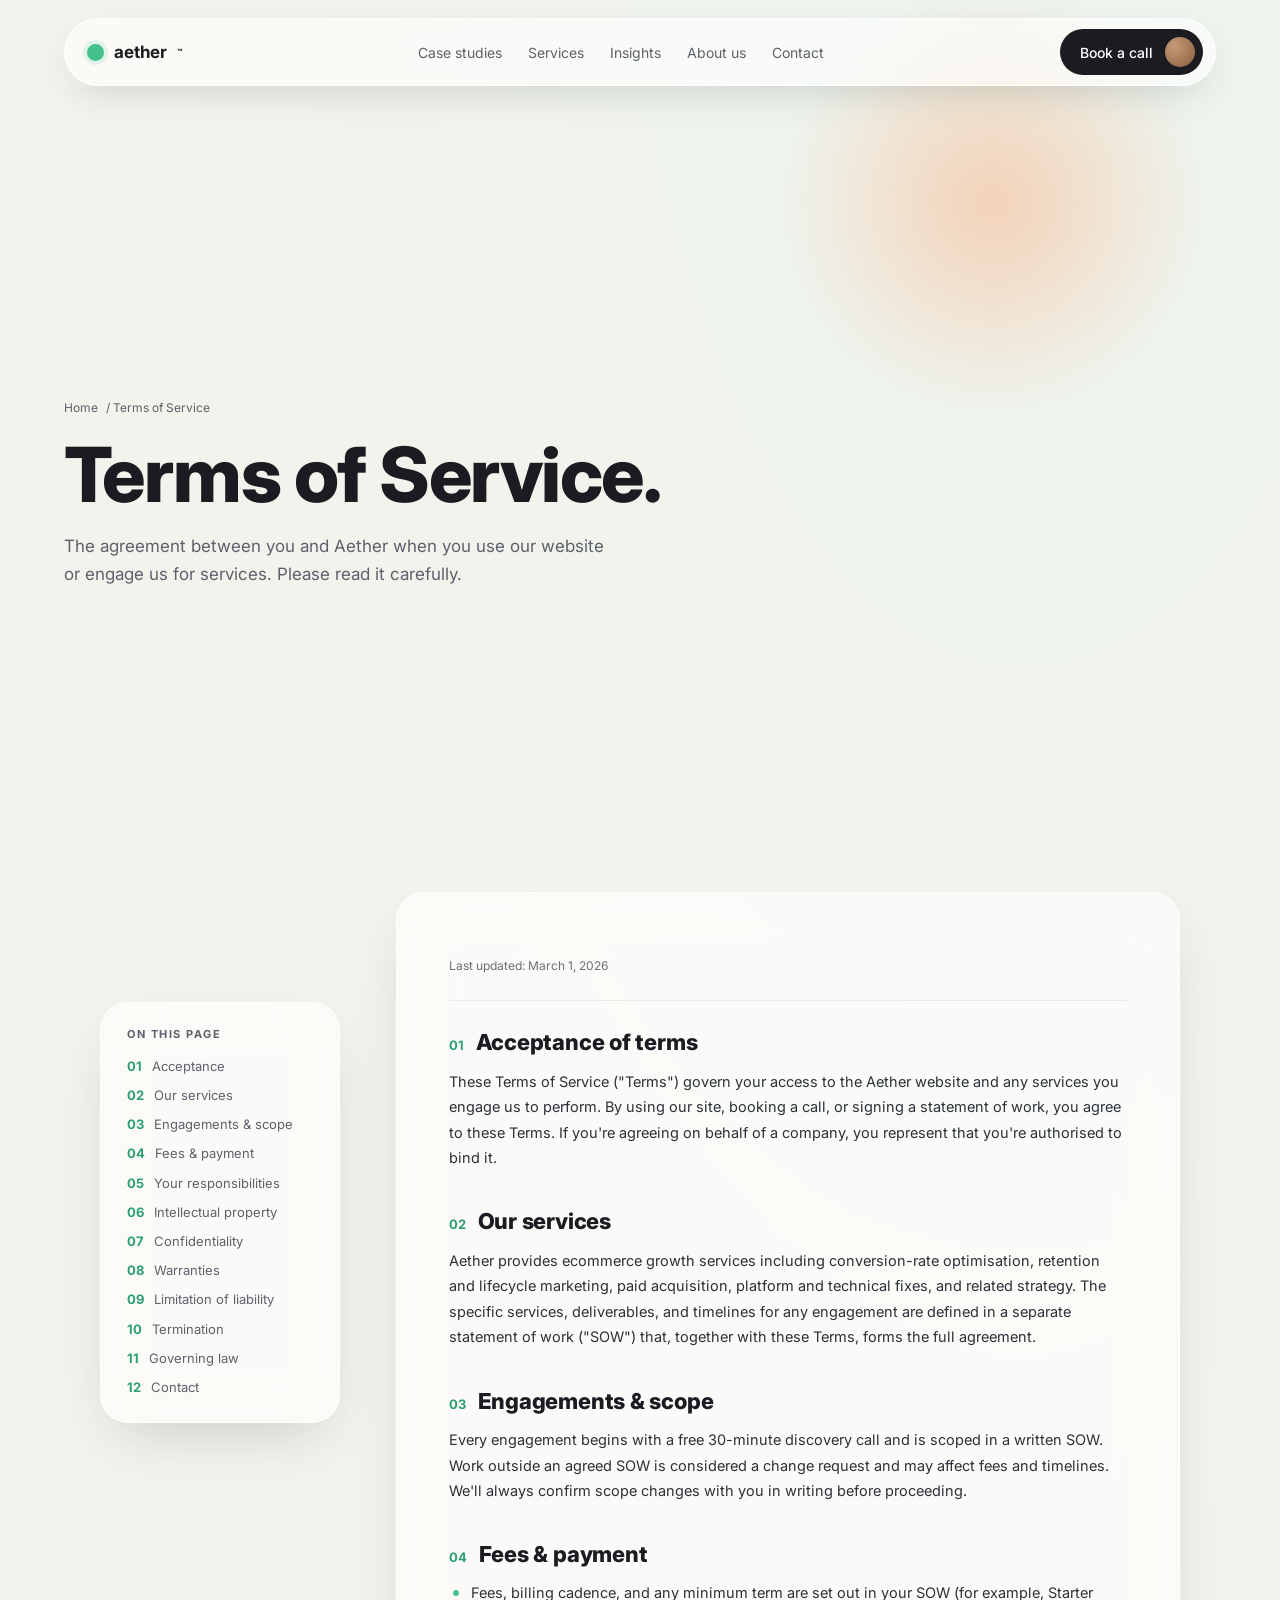
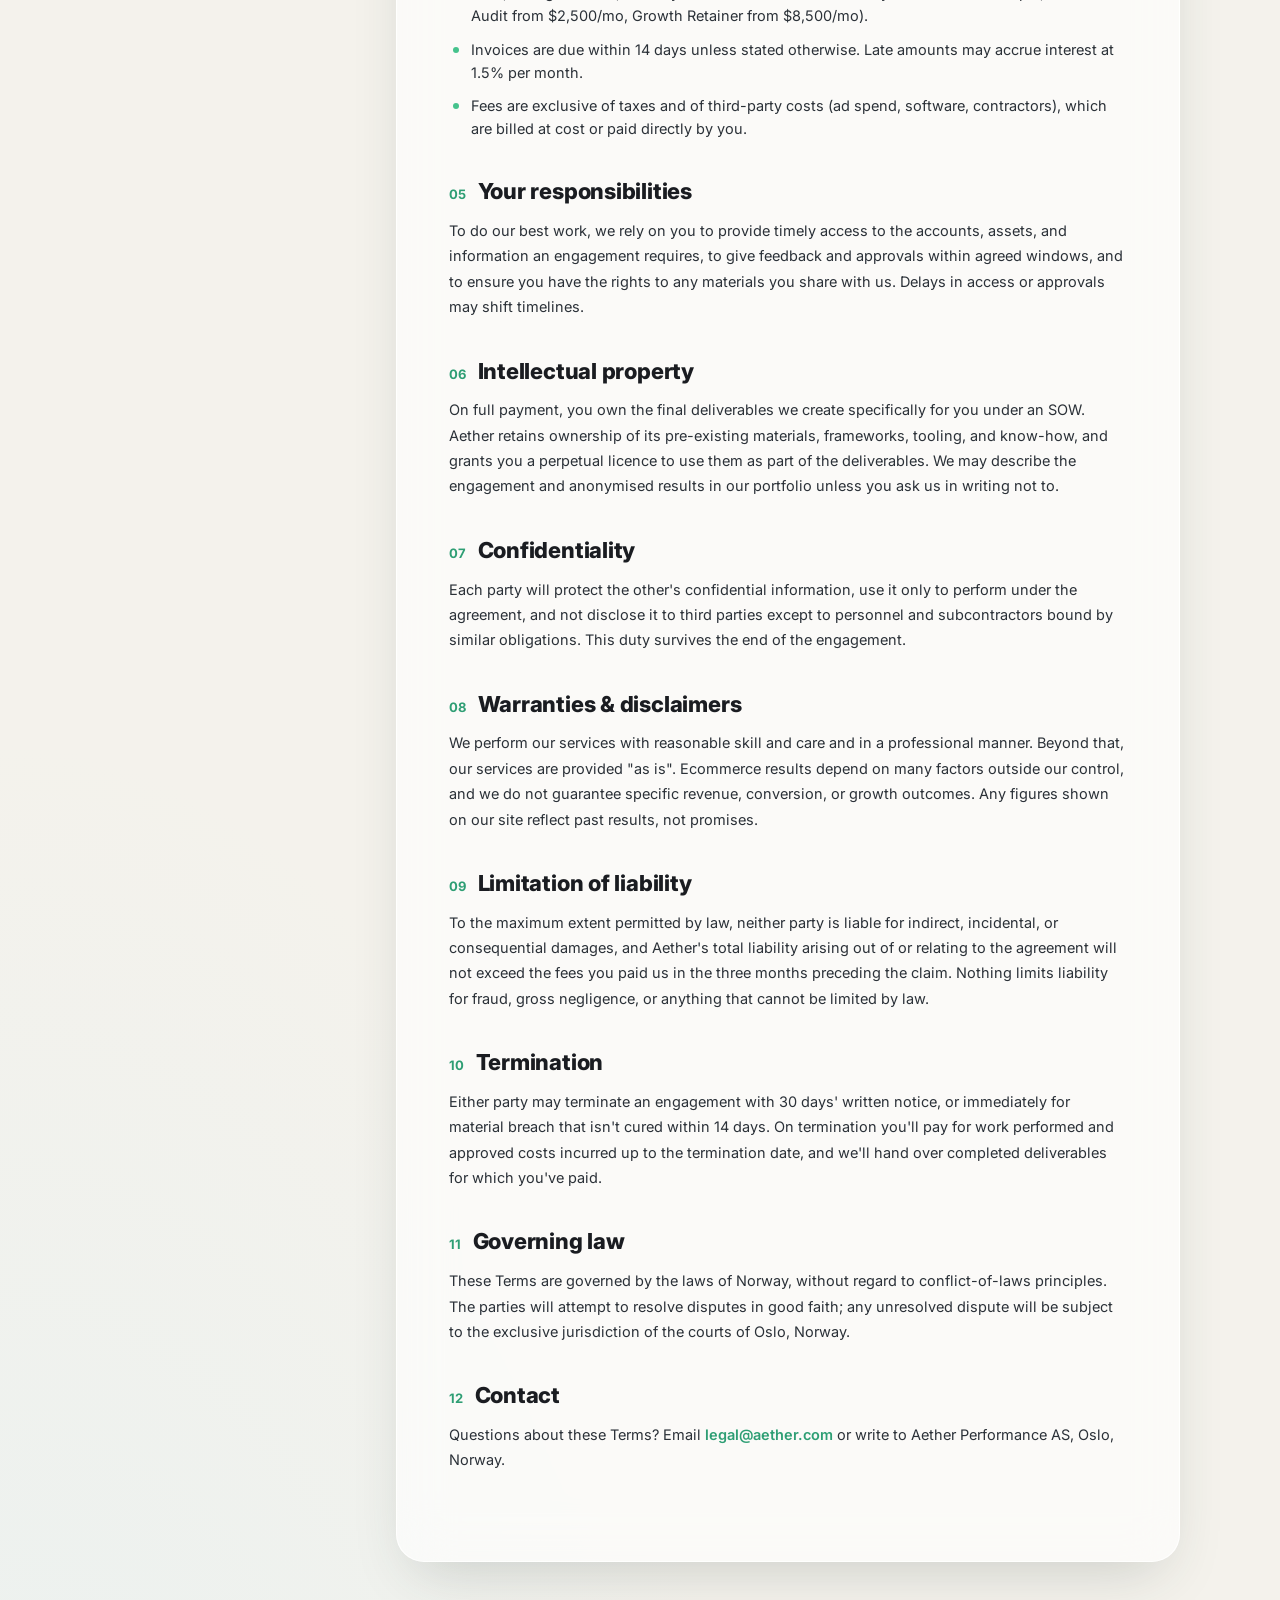
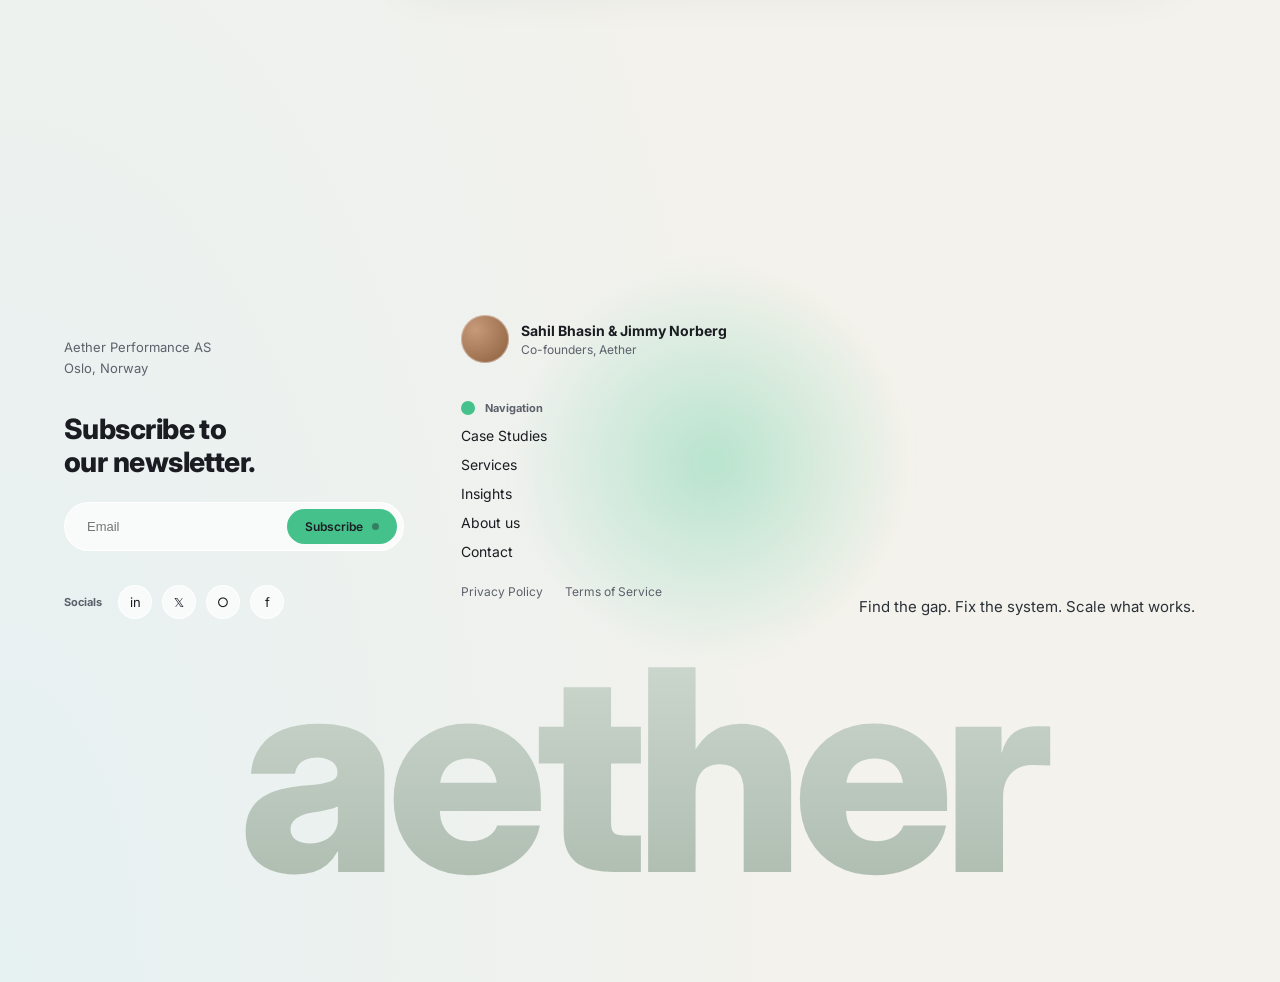
<file: Terms of Service.html>
<!DOCTYPE html>
<html lang="en">
<head>
  <meta charset="UTF-8" />
  <meta name="viewport" content="width=device-width, initial-scale=1.0" />
  <title>Terms of Service · Aether</title>
  <link rel="preconnect" href="https://fonts.googleapis.com" />
  <link rel="preconnect" href="https://fonts.gstatic.com" crossorigin />
  <link href="https://fonts.googleapis.com/css2?family=Inter:wght@400;500;600;700;800&display=swap" rel="stylesheet" />
  <link rel="stylesheet" href="glass-atelier.css" />
  <link rel="stylesheet" href="pages.css" />
</head>
<body>

  <!-- NAV -->
  <div class="nav">
    <div class="nav-inner">
      <a class="nav-logo" href="index.html"><span class="dot"></span>aether<sup>™</sup></a>
      <ul class="nav-links">
        <li><a href="Case Studies.html">Case studies</a></li>
        <li><a href="index.html#services">Services</a></li>
        <li><a href="Insights.html">Insights</a></li>
        <li><a href="index.html#team">About us</a></li>
        <li><a href="index.html#contact">Contact</a></li>
      </ul>
      <a class="nav-cta" href="index.html#contact">Book a call <span class="av av-tan"></span></a>
    </div>
  </div>

  <!-- HERO -->
  <section class="section page-hero left">
    <div class="orb peach" style="width:420px;height:420px;right:6%;top:0"></div>
    <div class="wrap">
      <div class="crumb"><a href="index.html">Home</a> / Terms of Service</div>
      <h1>Terms of Service.</h1>
      <p>The agreement between you and Aether when you use our website or engage us for services. Please read it carefully.</p>
    </div>
  </section>

  <!-- BODY -->
  <section class="section" style="padding-top:0">
    <div class="legal">
      <aside class="glass toc">
        <h4>On this page</h4>
        <ol>
          <li><a href="#s1">Acceptance</a></li>
          <li><a href="#s2">Our services</a></li>
          <li><a href="#s3">Engagements &amp; scope</a></li>
          <li><a href="#s4">Fees &amp; payment</a></li>
          <li><a href="#s5">Your responsibilities</a></li>
          <li><a href="#s6">Intellectual property</a></li>
          <li><a href="#s7">Confidentiality</a></li>
          <li><a href="#s8">Warranties</a></li>
          <li><a href="#s9">Limitation of liability</a></li>
          <li><a href="#s10">Termination</a></li>
          <li><a href="#s11">Governing law</a></li>
          <li><a href="#s12">Contact</a></li>
        </ol>
      </aside>

      <div class="glass legal-body">
        <p class="updated">Last updated: March 1, 2026</p>

        <section id="s1"><h2><span class="num">01</span>Acceptance of terms</h2>
          <p>These Terms of Service ("Terms") govern your access to the Aether website and any services you engage us to perform. By using our site, booking a call, or signing a statement of work, you agree to these Terms. If you're agreeing on behalf of a company, you represent that you're authorised to bind it.</p>
        </section>

        <section id="s2"><h2><span class="num">02</span>Our services</h2>
          <p>Aether provides ecommerce growth services including conversion-rate optimisation, retention and lifecycle marketing, paid acquisition, platform and technical fixes, and related strategy. The specific services, deliverables, and timelines for any engagement are defined in a separate statement of work ("SOW") that, together with these Terms, forms the full agreement.</p>
        </section>

        <section id="s3"><h2><span class="num">03</span>Engagements &amp; scope</h2>
          <p>Every engagement begins with a free 30-minute discovery call and is scoped in a written SOW. Work outside an agreed SOW is considered a change request and may affect fees and timelines. We'll always confirm scope changes with you in writing before proceeding.</p>
        </section>

        <section id="s4"><h2><span class="num">04</span>Fees &amp; payment</h2>
          <ul>
            <li>Fees, billing cadence, and any minimum term are set out in your SOW (for example, Starter Audit from $2,500/mo, Growth Retainer from $8,500/mo).</li>
            <li>Invoices are due within 14 days unless stated otherwise. Late amounts may accrue interest at 1.5% per month.</li>
            <li>Fees are exclusive of taxes and of third-party costs (ad spend, software, contractors), which are billed at cost or paid directly by you.</li>
          </ul>
        </section>

        <section id="s5"><h2><span class="num">05</span>Your responsibilities</h2>
          <p>To do our best work, we rely on you to provide timely access to the accounts, assets, and information an engagement requires, to give feedback and approvals within agreed windows, and to ensure you have the rights to any materials you share with us. Delays in access or approvals may shift timelines.</p>
        </section>

        <section id="s6"><h2><span class="num">06</span>Intellectual property</h2>
          <p>On full payment, you own the final deliverables we create specifically for you under an SOW. Aether retains ownership of its pre-existing materials, frameworks, tooling, and know-how, and grants you a perpetual licence to use them as part of the deliverables. We may describe the engagement and anonymised results in our portfolio unless you ask us in writing not to.</p>
        </section>

        <section id="s7"><h2><span class="num">07</span>Confidentiality</h2>
          <p>Each party will protect the other's confidential information, use it only to perform under the agreement, and not disclose it to third parties except to personnel and subcontractors bound by similar obligations. This duty survives the end of the engagement.</p>
        </section>

        <section id="s8"><h2><span class="num">08</span>Warranties &amp; disclaimers</h2>
          <p>We perform our services with reasonable skill and care and in a professional manner. Beyond that, our services are provided "as is". Ecommerce results depend on many factors outside our control, and we do not guarantee specific revenue, conversion, or growth outcomes. Any figures shown on our site reflect past results, not promises.</p>
        </section>

        <section id="s9"><h2><span class="num">09</span>Limitation of liability</h2>
          <p>To the maximum extent permitted by law, neither party is liable for indirect, incidental, or consequential damages, and Aether's total liability arising out of or relating to the agreement will not exceed the fees you paid us in the three months preceding the claim. Nothing limits liability for fraud, gross negligence, or anything that cannot be limited by law.</p>
        </section>

        <section id="s10"><h2><span class="num">10</span>Termination</h2>
          <p>Either party may terminate an engagement with 30 days' written notice, or immediately for material breach that isn't cured within 14 days. On termination you'll pay for work performed and approved costs incurred up to the termination date, and we'll hand over completed deliverables for which you've paid.</p>
        </section>

        <section id="s11"><h2><span class="num">11</span>Governing law</h2>
          <p>These Terms are governed by the laws of Norway, without regard to conflict-of-laws principles. The parties will attempt to resolve disputes in good faith; any unresolved dispute will be subject to the exclusive jurisdiction of the courts of Oslo, Norway.</p>
        </section>

        <section id="s12"><h2><span class="num">12</span>Contact</h2>
          <p>Questions about these Terms? Email <a class="inline" href="mailto:legal@aether.com">legal@aether.com</a> or write to Aether Performance AS, Oslo, Norway.</p>
        </section>
      </div>
    </div>
  </section>

  <!-- FOOTER -->
  <footer class="section footer">
    <div class="orb mint" style="width:400px;height:400px;left:40%;top:20%"></div>
    <div class="wrap">
      <div class="footer-grid">
        <div>
          <span class="dot"></span>
          <p class="footer-addr">Aether Performance AS<br />Oslo, Norway</p>
          <h3>Subscribe to our newsletter.</h3>
          <form class="news" onsubmit="return false"><input type="email" placeholder="Email" /><button type="submit" class="pill">Subscribe <span class="d"></span></button></form>
          <div class="socials"><span class="lbl">Socials</span><a>in</a><a>𝕏</a><a>○</a><a>f</a></div>
        </div>
        <div>
          <div class="person"><span class="av av-tan" style="width:48px;height:48px"></span><span class="meta"><strong>Sahil Bhasin &amp; Jimmy Norberg</strong><em>Co-founders, Aether</em></span></div>
          <nav class="footer-nav">
            <span class="lbl"><span class="dot"></span>Navigation</span>
            <a href="Case Studies.html">Case Studies</a><a href="index.html#services">Services</a><a href="Insights.html">Insights</a><a href="index.html#team">About us</a><a href="index.html#contact">Contact</a>
          </nav>
          <div class="footer-legal"><a href="Privacy Policy.html">Privacy Policy</a><a href="Terms of Service.html">Terms of Service</a></div>
        </div>
        <p class="footer-tag">Find the gap. Fix the system. Scale what works.</p>
      </div>
    </div>
    <div class="wordmark">aether</div>
  </footer>

  <script src="pages.js"></script>
</body>
</html>
</file>
<file: glass-atelier.css>
/* ============================================================
   AETHER — GLASS ATELIER (full-page static design comp)
   Soft light studio · warm gradient field · frosted glass ·
   pastel orbs · green accent. Design only — no motion.
   ============================================================ */
:root {
  --accent: #45C28C; --accent-2: #2E9E74; --accent-soft: rgba(69,194,140,0.14);
  --ink: #1A1C21; --ink-soft: #2B3138; --muted: #5C616B; --muted-2: #696E77;
  --accent-deep: #157A4C;
  --sand: #F6F4EE; --cream: rgba(255,255,255,0.66);
  --line: rgba(26,28,33,0.08);
  --font: "Inter", system-ui, -apple-system, sans-serif;
  --maxw: 1200px; --pad: 64px; --r: 28px;
}
* { box-sizing: border-box; margin: 0; padding: 0; }
html { scroll-behavior: smooth; }
body {
  font-family: var(--font); color: var(--ink); -webkit-font-smoothing: antialiased;
  background:
    radial-gradient(120% 80% at 80% -5%, #ECF4EE 0%, transparent 55%),
    radial-gradient(120% 80% at 0% 100%, #E6F1F2 0%, transparent 55%),
    #F4F2EC;
  overflow-x: clip;
}
a { color: inherit; text-decoration: none; }
img, svg { display: block; }
sup { font-size: 0.5em; vertical-align: super; }

/* layout */
.section { position: relative; padding: 120px var(--pad); overflow: hidden;
  min-height: 100vh; min-height: 100svh; display: flex; flex-direction: column; justify-content: center; }
.wrap { max-width: var(--maxw); margin: 0 auto; width: 100%; position: relative; z-index: 2; }
.eyebrow { font-size: 12px; font-weight: 700; letter-spacing: 0.14em; text-transform: uppercase; color: var(--accent-deep); }
h1,h2,h3,h4 { letter-spacing: -0.02em; line-height: 1.08; text-wrap: balance; }

/* orbs */
.orb { position: absolute; border-radius: 50%; filter: blur(8px); pointer-events: none; z-index: 0; }
.orb.peach { background: radial-gradient(closest-side, rgba(250,170,120,0.45), transparent); }
.orb.mint  { background: radial-gradient(closest-side, rgba(96,206,160,0.40), transparent); }
.orb.blue  { background: radial-gradient(closest-side, rgba(120,180,214,0.38), transparent); }

/* glass + cards */
.glass { background: rgba(255,255,255,0.62); border: 1px solid rgba(255,255,255,0.85);
  backdrop-filter: blur(26px); -webkit-backdrop-filter: blur(26px);
  box-shadow: 0 24px 60px -20px rgba(40,60,55,0.22); border-radius: var(--r); }
.glass-soft { background: rgba(255,255,255,0.5); border: 1px solid rgba(255,255,255,0.7);
  -webkit-backdrop-filter: blur(18px); backdrop-filter: blur(18px); border-radius: 22px; }

/* buttons + chips */
.pill { display: inline-flex; align-items: center; gap: 9px; background: var(--accent); color: var(--ink);
  font-size: 14px; font-weight: 600; padding: 14px 26px; border-radius: 100px; white-space: nowrap;
  box-shadow: 0 10px 26px -8px rgba(69,194,140,0.6); }
.price-detail .top .pill { flex: none; }
.pill .d { width: 7px; height: 7px; border-radius: 50%; background: rgba(26,28,33,0.4); }
.pill-dark { background: var(--ink); color: #fff; box-shadow: 0 10px 26px -8px rgba(0,0,0,0.3); }
.pill-dark .d { background: rgba(255,255,255,0.7); }
.pill-ghost { background: rgba(255,255,255,0.55); color: var(--ink); border: 1px solid rgba(255,255,255,0.8); box-shadow: none; }
.linklike { font-size: 14px; font-weight: 600; color: var(--ink); }
.chip { display: inline-flex; align-items: center; gap: 8px; background: rgba(255,255,255,0.72);
  border: 1px solid rgba(255,255,255,0.9); font-size: 12px; font-weight: 500; color: var(--muted);
  padding: 9px 15px; border-radius: 100px; white-space: nowrap; }
.chip.accent { background: var(--accent); color: var(--ink); border-color: transparent; font-weight: 600; }

/* atoms */
.rule { height: 1px; background: var(--line); border: 0; width: 100%; }
.person { display: flex; align-items: center; gap: 12px; }
.person .av { width: 42px; height: 42px; border-radius: 50%; flex: none; box-shadow: inset 0 0 0 1px rgba(255,255,255,0.4); }
.person .meta { display: flex; flex-direction: column; gap: 3px; }
.person .meta strong { font-size: 14px; font-weight: 700; white-space: nowrap; }
.person .meta em { font-style: normal; font-size: 12px; color: var(--muted); white-space: nowrap; }
.av-tan { background: radial-gradient(circle at 30% 30%, #c79a7a, #8a5d3b); }
.av-clay { background: radial-gradient(circle at 30% 30%, #b08a7a, #8c5e4f); }
.av-blue { background: radial-gradient(circle at 30% 30%, #7ba6cc, #4f78a6); }
.av-green { background: radial-gradient(circle at 30% 30%, #86c2a0, #4f9a7a); }
.av-violet { background: radial-gradient(circle at 30% 30%, #b294c8, #8c619c); }
.av-plum { background: radial-gradient(circle at 30% 30%, #9a86b0, #736b8c); }
.av-rust { background: radial-gradient(circle at 30% 30%, #c98a78, #b26b61); }
.stars { color: var(--accent); letter-spacing: 3px; font-size: 14px; }

/* ============ NAV ============ */
.nav { position: sticky; top: 18px; z-index: 50; display: flex; justify-content: center; padding: 0 var(--pad); margin-bottom: -76px; pointer-events: none; }
.nav-inner { pointer-events: auto; width: 100%; max-width: var(--maxw); display: flex; align-items: center; justify-content: space-between;
  background: rgba(255,255,255,0.6); border: 1px solid rgba(255,255,255,0.85); -webkit-backdrop-filter: blur(22px); backdrop-filter: blur(22px);
  box-shadow: 0 14px 40px -16px rgba(40,60,55,0.25); border-radius: 100px; padding: 10px 12px 10px 22px; }
.nav-logo { display: flex; align-items: center; gap: 10px; font-weight: 700; font-size: 17px; }
.nav-logo .dot { width: 17px; height: 17px; border-radius: 50%; background: var(--accent); box-shadow: 0 0 0 4px var(--accent-soft); }
.nav-links { display: flex; gap: 26px; list-style: none; }
.nav-links a { font-size: 14px; color: var(--muted); }
.nav-cta { display: flex; align-items: center; gap: 12px; background: var(--ink); color: #fff; font-size: 14px; font-weight: 500; padding: 8px 8px 8px 20px; border-radius: 100px; }
.nav-cta .av { width: 30px; height: 30px; border-radius: 50%; }

/* ============ HERO (01) ============ */
.hero { padding-top: 150px; }
.hero .orb.peach { width: 460px; height: 460px; right: -60px; top: -80px; }
.hero .orb.mint { width: 420px; height: 420px; left: 30%; bottom: -160px; }
.hero-card { padding: clamp(34px, 4vw, 64px); position: relative; overflow: visible; }
.hero h1 { font-size: clamp(40px, 5.6vw, 72px); font-weight: 800; max-width: 80%; line-height: 1.04; letter-spacing: -0.02em; }
.hero p { margin-top: 22px; font-size: clamp(16px, 1.25vw, 20px); line-height: 1.6; color: var(--muted); max-width: 48%; }
.hero .row { margin-top: 34px; display: flex; align-items: center; gap: 20px; }
.hero-chip { position: absolute; right: 40px; top: 44px; z-index: 3; }
.hero-peek { position: absolute; right: 48px; bottom: -54px; width: 320px; z-index: 4; padding: 18px; display: flex; gap: 14px; }
.hero-peek .thumb { width: 96px; height: 116px; border-radius: 14px; background: linear-gradient(160deg,#2a2a30,#14141a); flex: none; }
.hero-peek .pk-body { display: flex; flex-direction: column; }
.hero-peek .badge { align-self: flex-start; background: var(--ink); color: #fff; font-size: 10px; font-weight: 600; padding: 5px 10px; border-radius: 100px; white-space: nowrap; }
.hero-peek h4 { margin-top: 9px; font-size: 13px; font-weight: 700; line-height: 1.35; }
.hero-peek .big { margin-top: auto; font-size: 30px; font-weight: 800; color: var(--accent-2); }

/* trust */
.trust { margin-top: 92px; display: flex; align-items: center; gap: 40px; flex-wrap: wrap; }
.trust .lbl { font-size: 12px; color: var(--muted-2); }
.trust .logos { display: flex; gap: 34px; flex-wrap: wrap; }
.trust .logos span { font-size: 17px; font-weight: 700; color: var(--muted); }

/* ============ STATEMENT (02) ============ */
.statement { text-align: center; }
.statement .orb.peach { width: 540px; height: 540px; left: 50%; top: -120px; transform: translateX(-50%); }
.statement .band { padding: 90px 60px; text-align: center; }
.statement h2 { font-size: clamp(34px, 5vw, 64px); font-weight: 800; }
.statement h2 em { font-style: normal; color: var(--accent-2); }
.statement .band-sub { margin-top: 18px; font-size: clamp(15px, 1.6vw, 19px); line-height: 1.5; color: var(--muted); }

/* ============ section header (shared) ============ */
.sec-head { text-align: center; max-width: 760px; margin: 0 auto 56px; }
.sec-head h2 { font-size: clamp(34px, 4.6vw, 56px); font-weight: 800; margin-top: 14px; }
.sec-head h2 em { font-style: normal; color: var(--accent-2); }
.sec-head p { margin-top: 16px; font-size: 16px; line-height: 1.6; color: var(--muted); }

/* ============ WHAT CHANGES + BEFORE/AFTER (03/04) ============ */
.ba-grid { display: grid; grid-template-columns: 1fr 1fr; gap: 26px; }
.ba-card { border-radius: var(--r); padding: 40px; min-height: 520px; display: flex; flex-direction: column; }
.ba-card.before { background: rgba(255,255,255,0.6); border: 1px solid rgba(255,255,255,0.85); -webkit-backdrop-filter: blur(20px); backdrop-filter: blur(20px); }
.ba-card.after { background: var(--accent); color: var(--ink); box-shadow: 0 30px 60px -22px rgba(69,194,140,0.6); }
.ba-card .k { font-size: 12px; font-weight: 700; letter-spacing: 0.08em; text-transform: uppercase; display: inline-flex; align-self: flex-start; padding: 6px 12px; border-radius: 100px; background: rgba(26,28,33,0.07); color: var(--muted); } .ba-card.after .k { background: rgba(255,255,255,0.55); color: var(--ink); }
.ba-brand { display: flex; align-items: center; gap: 10px; margin-top: 18px; font-size: 15px; font-weight: 600; color: var(--ink-soft); }
.ba-card.after .ba-brand { color: var(--ink); }
.ba-brand .bd { width: 24px; height: 24px; border-radius: 50%; background: var(--accent-soft); border: 1px solid var(--accent); }
.ba-card.after .ba-brand .bd { background: rgba(26,28,33,0.22); border: none; }
.ba-card h3 { margin-top: 24px; font-size: 36px; font-weight: 800; color: var(--muted); }
.ba-card.after h3 { color: var(--ink); }
.ba-card .rule { margin: auto 0 24px; } .ba-card.after .rule { background: rgba(26,28,33,0.18); }
.ba-list { list-style: none; display: flex; flex-direction: column; gap: 16px; }
.ba-list li { display: flex; gap: 13px; font-size: 14px; line-height: 1.4; color: var(--muted); align-items: center; }
.ba-card.after .ba-list li { color: var(--ink-soft); }
.ba-list .m { width: 22px; height: 22px; border-radius: 50%; display: grid; place-items: center; font-size: 10px; font-weight: 700; flex: none; }
.ba-card.before .m { background: rgba(140,133,128,0.2); color: var(--muted); }
.ba-card.after .m { background: rgba(255,255,255,0.55); color: var(--ink); }

/* ============ RESULTS (05) ============ */
.chart-card { padding: 44px 50px 52px; }
.chart-axis-top { position: relative; height: 0; }
.chart-axis-top span { position: absolute; top: -6px; transform: translateX(-50%); font-size: 11px; color: var(--muted-2); }
.bars { display: flex; flex-direction: column; gap: 16px; padding-top: 6px; }
.bar { height: 58px; border-radius: 12px; display: flex; align-items: center; justify-content: space-between; padding: 0 18px; font-size: 13.5px; font-weight: 600; }
.bar.with { background: var(--accent); color: var(--ink); box-shadow: 0 12px 30px -10px rgba(69,194,140,0.55); }
.bar.without { background: rgba(150,170,180,0.28); color: #3B424B; border: 1px solid rgba(120,140,150,0.25); }
.chart-foot { display: block; text-align: center; margin-top: 24px; font-size: 12px; color: var(--muted-2); }
.results-foot { margin-top: 30px; display: flex; align-items: center; gap: 40px; flex-wrap: wrap; justify-content: center; }
.roas { display: flex; align-items: baseline; gap: 14px; }
.roas .n { font-size: 56px; font-weight: 800; color: var(--accent-2); }
.roas .l { font-size: 15px; color: var(--ink-soft); }
.results-note { font-size: 12px; color: var(--muted-2); max-width: 380px; line-height: 1.5; }

/* ============ SERVICES (06) ============ */
.two { display: grid; grid-template-columns: 1.05fr 1fr; gap: 26px; }
.svc-left { padding: 44px; }
.svc-left h3 { margin-top: 20px; font-size: 34px; font-weight: 800; line-height: 1.16; }
.svc-left p { margin-top: 18px; font-size: 15px; line-height: 1.6; color: var(--muted); }
.svc-left .rule { margin: 28px 0 20px; }
.svc-tags { display: flex; flex-wrap: wrap; gap: 10px; margin-top: 16px; }
.svc-right { position: relative; border-radius: var(--r); overflow: hidden; min-height: 540px;
  background: linear-gradient(160deg, #cfe3dd, #a“); background: linear-gradient(160deg, #d3e6df 0%, #b9d2cf 100%); }
.svc-photo-note { position: absolute; inset: 0; display: grid; place-items: center; font-size: 14px; color: rgba(40,60,55,0.45); }
.svc-quote { padding: 22px; }
.svc-quote p { margin: 12px 0 16px; font-size: 16px; font-weight: 600; line-height: 1.4; }

/* ============ TESTIMONIALS (07) ============ */
.testi { display: grid; grid-template-columns: 1fr 1fr; gap: 40px; align-items: center; }
.testi h2 { font-size: clamp(34px, 4.6vw, 56px); font-weight: 800; }
.testi-rating { margin-top: 28px; display: flex; align-items: center; gap: 20px; }
.testi-rating .n { font-size: 76px; font-weight: 800; }
.testi-rating .n s { text-decoration: none; font-size: 34px; color: var(--muted-2); }
.testi-rating .m { font-size: 14px; color: var(--muted); }
.testi-rating-c { margin-top: 22px; display: inline-flex; align-items: center; gap: 14px; flex-wrap: wrap; justify-content: center; }
.testi-rating-c .trc-n { font-size: 30px; font-weight: 800; }
.testi-rating-c .trc-n s { text-decoration: none; font-size: 18px; color: var(--muted-2); }
.testi-rating-c .trc-stars { color: var(--accent); letter-spacing: 2px; }
.testi-rating-c .trc-m { font-size: 14px; color: var(--muted); }
.qcard { padding: 36px; }
.qcard blockquote { font-size: 20px; font-weight: 700; line-height: 1.5; }
.qcard .rule { margin: 22px 0; }
.qcard .sub { font-size: 13px; line-height: 1.55; color: var(--muted); margin-bottom: 24px; }

/* ============ PROCESS (08) — horizontal card accordion, scroll-driven ============ */
.process-pin { position: relative; height: 360vh; }
.phase-stage { position: sticky; top: 0; height: 100vh; display: flex; align-items: center; padding: 80px var(--pad); overflow: hidden; }
.phase-stage .wrap { width: 100%; }
.phase-head-row { margin: 0 auto 40px; text-align: center; max-width: 900px; }
.phase-title { margin-top: 16px; font-size: clamp(34px, 4.6vw, 56px); font-weight: 800; letter-spacing: -0.02em; line-height: 1.08; }

.pcard-row { display: flex; gap: 16px; height: min(560px, 56vh); }
.pcard { position: relative; flex: 1 1 0%; min-width: 0; border-radius: 24px; padding: 30px;
  display: flex; flex-direction: column; justify-content: space-between; overflow: hidden;
  background: rgba(255,255,255,0.6); border: 1px solid rgba(255,255,255,0.8); -webkit-backdrop-filter: blur(16px); backdrop-filter: blur(16px);
  transition: flex-grow .6s var(--ease), background .55s var(--ease), color .55s var(--ease),
              box-shadow .55s var(--ease), border-color .55s var(--ease); will-change: flex-grow; }
.pcard .pt { font-size: 14px; font-weight: 600; color: var(--muted); white-space: nowrap; }
.pcard h4 { font-size: clamp(24px, 2.4vw, 34px); font-weight: 800; letter-spacing: -0.02em; white-space: nowrap; }
.pcard .ph-lead { margin-top: 0; font-size: 18px; font-weight: 700; letter-spacing: -0.01em;
  opacity: 0; transition: opacity .5s var(--ease) .12s; }
.pcard .pd { margin-top: 12px; font-size: 14.5px; line-height: 1.6; color: var(--muted); max-width: 460px;
  opacity: 0; transition: opacity .5s var(--ease) .18s; }
.pc-rev { max-height: 0; overflow: hidden; transition: max-height .6s var(--ease); }
.pc-rev > .ph-lead { padding-top: 18px; }
.pc-foot { min-width: 220px; }
/* active card — wide + black, reveals lead + description */
.pcard.active { flex-grow: 2.6; background: var(--ink); color: #fff; border-color: rgba(255,255,255,0.08);
  box-shadow: 0 34px 70px -26px rgba(20,30,28,0.6); }
.pcard.active .pt { color: rgba(255,255,255,0.6); }
.pcard.active .pd { color: rgba(255,255,255,0.78); }
.pcard.active .pc-rev { max-height: 280px; }
.pcard.active .ph-lead, .pcard.active .pd { opacity: 1; }
body.no-motion .pcard { transition: none; }

/* ============ TEAM (09) ============ */
.team-grid { display: grid; grid-template-columns: 1fr 1fr; gap: 18px; }
.member { display: flex; align-items: center; gap: 16px; padding: 22px 24px; }
.member .av { width: 50px; height: 50px; border-radius: 50%; flex: none; }
.member .meta { flex: 1; display: flex; flex-direction: column; gap: 4px; }
.member .meta strong { font-size: 16px; font-weight: 700; }
.member .meta em { font-style: normal; font-size: 12.5px; color: var(--muted); }
.member .no { font-size: 12px; color: var(--muted-2); }
.member .plus { width: 30px; height: 30px; border-radius: 50%; background: var(--accent-soft); color: var(--accent-2); display: grid; place-items: center; font-size: 15px; }

/* ============ STATS (10) ============ */
.stat-grid { display: grid; grid-template-columns: repeat(4,1fr); gap: 18px; }
.stat { padding: 30px; }
.stat .n { font-size: 56px; font-weight: 800; color: var(--ink); }
.stat .n s { text-decoration: none; color: var(--accent-2); }
.stat p { margin-top: 12px; font-size: 13.5px; line-height: 1.5; color: var(--muted); }
.stat-cta { margin-top: 30px; padding: 40px 44px; display: flex; align-items: center; justify-content: space-between; gap: 36px; }
.stat-cta h3 { font-size: 26px; font-weight: 800; line-height: 1.3; max-width: 640px; }
.stat-cta .sub { margin-top: 14px; font-size: 14.5px; line-height: 1.6; color: var(--muted); max-width: 560px; }
.stat-cta .person { margin-top: 22px; }

/* ============ PRICING (11) ============ */
.price-grid { display: grid; grid-template-columns: 0.85fr 1.25fr; gap: 24px; align-items: start; }
.price-select { padding: 18px; }
.plan-row { display: flex; align-items: center; gap: 14px; padding: 18px; border-radius: 18px; }
.plan-row.sel { background: rgba(255,255,255,0.85); box-shadow: 0 10px 26px -14px rgba(40,60,55,0.3); }
.plan-row + .plan-row { margin-top: 4px; }
.plan-row .bd { width: 34px; height: 34px; border-radius: 50%; background: rgba(204,199,189,0.6); flex: none; }
.plan-row.sel .bd { background: var(--accent); }
.plan-row .meta { flex: 1; display: flex; flex-direction: column; gap: 4px; }
.plan-row .meta strong { font-size: 15px; font-weight: 700; display: flex; align-items: center; gap: 8px; }
.plan-row .meta em { font-style: normal; font-size: 12px; color: var(--muted); }
.pop { background: var(--accent); color: var(--ink); font-size: 10px; font-weight: 700; padding: 3px 9px; border-radius: 100px; }
.plan-row .radio { width: 20px; height: 20px; border-radius: 50%; border: 2px solid rgba(26,28,33,0.2); flex: none; }
.plan-row.sel .radio { border-color: var(--ink); background: radial-gradient(circle, var(--ink) 0 4px, transparent 5px); }
.price-note { padding: 18px; font-size: 13px; color: var(--muted); line-height: 1.5; }
.price-cta { margin: 4px 18px 8px; display: inline-flex; }
.price-detail { padding: 44px; }
.price-detail .top { display: flex; align-items: center; justify-content: space-between; gap: 20px; }
.price-detail .price { font-size: 22px; color: var(--muted); }
.price-detail .price b { font-size: 42px; font-weight: 800; color: var(--ink); }
.price-detail .desc { margin: 26px 0 22px; font-size: 14.5px; line-height: 1.6; color: var(--muted); max-width: 560px; }
.feat-label { display: block; font-size: 11px; font-weight: 700; letter-spacing: .12em; text-transform: uppercase; color: var(--muted-2); margin-bottom: 16px; }
.feats { list-style: none; display: grid; grid-template-columns: 1fr 1fr; gap: 16px 28px; }
.feats li { display: flex; align-items: center; gap: 11px; font-size: 13px; color: var(--ink-soft); }
.feats .fc { width: 20px; height: 20px; border-radius: 50%; background: var(--accent-soft); color: var(--accent-2); display: grid; place-items: center; font-size: 10px; font-weight: 700; flex: none; }
.price-detail .best { margin-top: 24px; padding-top: 20px; border-top: 1px solid var(--line); font-size: 13.5px; line-height: 1.55; color: var(--muted); }
.price-detail .best strong { color: var(--ink); font-weight: 700; }

/* ============ CASE STUDY (12) ============ */
.cs-grid { display: grid; grid-template-columns: 1fr 1fr; gap: 22px; align-items: start; }
.cs-col { display: flex; flex-direction: column; gap: 22px; }
.cs-card { padding: 32px; }
.cs-card .date { font-size: 11px; color: var(--muted); }
.cs-card h3 { margin-top: 12px; font-size: 26px; font-weight: 800; line-height: 1.32; }
.cs-meta { margin-top: 24px; display: flex; flex-direction: column; }
.cs-meta div { display: flex; align-items: center; gap: 16px; padding: 13px 0; border-top: 1px solid var(--line); }
.cs-meta div:first-child { border-top: none; }
.cs-meta .pill-meta { display: inline-flex; background: var(--accent-soft); color: var(--accent-2); font-size: 11px; padding: 6px 11px; border-radius: 100px; }
.cs-meta dd { font-size: 13px; font-weight: 500; }
.cs-stats { display: grid; grid-template-columns: 1fr 1fr; gap: 20px; }
.cs-stats .n { font-size: 52px; font-weight: 800; }
.cs-stats .n s { text-decoration: none; color: var(--accent-2); }
.cs-stats p { margin-top: 6px; font-size: 13px; color: var(--muted); }
.cs-svc-tags { display: flex; flex-wrap: wrap; gap: 8px; margin: 16px 0 22px; }
.cs-photo { border-radius: 18px; min-height: 200px; display: grid; place-items: center; color: #fff; font-weight: 700; font-size: 18px; letter-spacing: -0.01em;
  background: linear-gradient(150deg, var(--accent) 0%, #2E9E74 55%, #1f6f53 100%); position: relative; overflow: hidden; }
.cs-photo::after { content: ""; position: absolute; inset: 0; opacity: .5;
  background: radial-gradient(120% 90% at 80% 0%, rgba(255,255,255,0.25), transparent 60%); }
.cs-photo > * { position: relative; z-index: 1; }
.cs-cta { display: inline-flex; align-self: flex-start; align-items: center; gap: 10px; background: var(--accent); color: var(--ink); font-weight: 700; padding: 14px 26px; border-radius: 100px; box-shadow: 0 12px 28px -12px rgba(69,194,140,0.6); }

/* ============ QUOTE WALL (13) ============ */
.qw-grid { display: grid; grid-template-columns: repeat(3,1fr); gap: 22px; }
.qw-grid.two { grid-template-columns: repeat(2,1fr); max-width: 860px; margin: 24px auto 0; }
.qw-card { padding: 28px; display: flex; flex-direction: column; gap: 16px; }
.qw-card blockquote { font-size: 15.5px; line-height: 1.55; color: var(--ink-soft); }
.qw-card .person { margin-top: 6px; }
.qw-top { display: flex; align-items: center; justify-content: space-between; }
.qw-card .rule { margin: 16px 0 22px; }
.qw-card blockquote { font-size: 15px; line-height: 1.55; }
.qw-card .person { margin-top: auto; }

/* ============ INSIGHTS (14) ============ */
.ins-grid { display: grid; grid-template-columns: 0.8fr 1fr 1fr; gap: 24px; align-items: stretch; }
.ins-intro { display: flex; flex-direction: column; }
.ins-intro h2 { font-size: clamp(34px, 4.6vw, 56px); font-weight: 800; }
.ins-intro p { margin-top: 16px; font-size: 15px; line-height: 1.6; color: var(--muted); max-width: 270px; }
.ins-intro .pill-dark { align-self: flex-start; margin-top: auto; }
.ins-card { border-radius: var(--r); min-height: 460px; padding: 24px; display: flex; flex-direction: column; justify-content: space-between; color: #fff; }
.ins-card.a { background: linear-gradient(160deg, #5f8f88 0%, #2e4a47 100%); }
.ins-card.b { background: linear-gradient(160deg, #6f6f86 0%, #34343f 100%); }
.ins-card .tag { align-self: flex-start; display: inline-flex; align-items: center; gap: 8px; font-size: 11px; padding: 7px 13px; border-radius: 100px; background: rgba(255,255,255,0.2); border: 1px solid rgba(255,255,255,0.3); white-space: nowrap; }
.ins-card .date { font-size: 11px; color: rgba(255,255,255,0.7); }
.ins-card h3 { margin-top: 10px; font-size: 22px; font-weight: 800; line-height: 1.35; }

/* ============ FAQ (15) ============ */
.faq { text-align: center; }
.faq .sec-head h2 { font-size: clamp(34px, 4.6vw, 56px); }
.faq-box { max-width: 760px; margin: 0 auto; padding: 26px; text-align: left; }
.faq-tabs { display: flex; gap: 8px; padding-bottom: 18px; border-bottom: 1px solid var(--line); }
.faq-tab { font-size: 13px; font-weight: 500; color: var(--muted); padding: 8px 16px; border-radius: 100px; }
.faq-tab.active { background: var(--ink); color: #fff; }
.faq-item { border-radius: 16px; border: 1px solid rgba(255,255,255,0.7); background: rgba(255,255,255,0.5); margin-top: 12px; padding: 20px 22px; }
.faq-item.open { background: rgba(255,255,255,0.85); }
.faq-q { display: flex; align-items: center; justify-content: space-between; gap: 16px; font-size: 16px; font-weight: 700; }
.faq-q .ic { font-size: 20px; color: var(--accent-2); }
.faq-a { max-height: 0; overflow: hidden; opacity: 0; margin-top: 0; font-size: 14px; line-height: 1.65; color: var(--muted); transition: max-height .42s var(--ease, ease), opacity .3s, margin-top .3s; }
.faq-a p + p { margin-top: 10px; }
.faq-item.open .faq-a { max-height: 460px; opacity: 1; margin-top: 14px; }
.faq-tab { cursor: pointer; transition: background .2s var(--ease), color .2s var(--ease); }
.faq-q { cursor: pointer; }
.faq-contact { max-width: 760px; margin: 18px auto 0; padding: 22px 28px; display: flex; align-items: center; justify-content: space-between; gap: 20px; }
.faq-contact span { font-size: 12px; color: var(--muted); }
.faq-email { display: flex; align-items: center; gap: 12px; font-size: 18px; font-weight: 600; }
.faq-email .dot { width: 14px; height: 14px; border-radius: 50%; background: var(--accent); }

/* ============ CONTACT (17) ============ */
.contact-grid { display: grid; grid-template-columns: 1fr 1.05fr; gap: 50px; align-items: start; }
.contact-left h2 { font-size: clamp(34px, 4.6vw, 56px); font-weight: 800; line-height: 1.16; max-width: 540px; }
.contact-pts { list-style: none; margin-top: 30px; display: flex; flex-direction: column; gap: 16px; }
.contact-pts li { display: flex; align-items: center; gap: 14px; font-size: 14.5px; color: var(--ink-soft); }
.contact-pts .ic { width: 26px; height: 26px; border-radius: 50%; background: var(--accent-soft); color: var(--accent-2); display: grid; place-items: center; font-size: 11px; font-weight: 700; flex: none; }
.contact-quote { margin-top: 36px; max-width: 440px; }
.contact-quote blockquote { font-size: 16px; line-height: 1.6; color: var(--ink-soft); }
.contact-quote figcaption { margin-top: 16px; }
.contact-mini { margin-top: 34px; display: flex; gap: 48px; }
.contact-mini .n { font-size: 34px; font-weight: 800; }
.contact-mini p { font-size: 12px; color: var(--muted); max-width: 150px; line-height: 1.4; margin-top: 6px; }
.contact-mini em { font-style: normal; color: var(--accent-2); }
.form-card { padding: 36px; }
.form-card .fmark { width: 22px; height: 22px; border-radius: 50%; background: var(--accent); margin-bottom: 18px; }
.form-card .fintro { font-size: 15px; line-height: 1.6; color: var(--muted); margin-bottom: 26px; }
.field { display: flex; flex-direction: column; gap: 8px; margin-bottom: 20px; }
.field > span { font-size: 11px; font-weight: 600; color: var(--muted); }
.input { background: rgba(255,255,255,0.7); border: 1px solid rgba(255,255,255,0.9); border-radius: 12px; padding: 13px 14px; font-size: 13.5px; color: var(--muted-2); }
.frow { display: grid; grid-template-columns: 1fr 1fr; gap: 16px; }
.chips { display: flex; flex-wrap: wrap; gap: 8px; }
.seg { display: flex; gap: 4px; background: rgba(255,255,255,0.6); border: 1px solid rgba(255,255,255,0.85); border-radius: 100px; padding: 4px; }
.seg span { flex: 1; text-align: center; font-size: 12.5px; padding: 10px; border-radius: 100px; color: var(--muted); }
.seg span.on { background: var(--ink); color: #fff; font-weight: 600; }
.form-bottom { display: flex; align-items: center; justify-content: space-between; gap: 20px; margin-top: 8px; }
.form-foot { font-size: 12px; color: var(--muted); max-width: 180px; line-height: 1.4; }

/* ============ FOOTER (16) ============ */
.footer { padding-bottom: 0; }
.footer-grid { display: grid; grid-template-columns: 1fr 1fr 1fr; gap: 40px; }
.footer .dot { width: 26px; height: 26px; border-radius: 50%; background: var(--accent); }
.footer-addr { margin-top: 22px; font-size: 13px; line-height: 1.6; color: var(--muted); }
.footer h3 { margin-top: 34px; font-size: 28px; font-weight: 800; line-height: 1.2; }
.news { margin-top: 22px; display: flex; background: rgba(255,255,255,0.7); border: 1px solid rgba(255,255,255,0.9); border-radius: 100px; padding: 6px; max-width: 340px; }
.news input { flex: 1; border: 0; background: none; padding: 0 16px; font-size: 13px; color: var(--muted); }
.news .pill { padding: 10px 18px; font-size: 12px; box-shadow: none; }
.socials { margin-top: 34px; display: flex; align-items: center; gap: 10px; }
.socials .lbl { font-size: 11px; font-weight: 700; color: var(--muted); margin-right: 6px; }
.socials a { width: 34px; height: 34px; border-radius: 50%; background: rgba(255,255,255,0.7); border: 1px solid rgba(255,255,255,0.9); display: grid; place-items: center; font-size: 13px; }
.footer-nav { margin-top: 38px; display: flex; flex-direction: column; gap: 12px; }
.footer-nav .lbl { display: flex; align-items: center; gap: 10px; font-size: 11px; font-weight: 700; color: var(--muted); }
.footer-nav .lbl .dot { width: 14px; height: 14px; }
.footer-nav a { font-size: 14px; }
.footer-phone { margin-top: 16px; font-size: 14px; color: var(--muted); }
.footer-tag { font-size: 15px; line-height: 1.6; color: var(--ink-soft); align-self: end; }
.footer-legal { margin-top: 24px; display: flex; gap: 22px; }
.footer-legal a { font-size: 12px; color: var(--muted); }
.wordmark { font-size: clamp(120px, 22vw, 300px); font-weight: 800; letter-spacing: -0.04em; text-align: center;
  margin-top: 24px; margin-bottom: -0.1em; line-height: 0.9;
  background: linear-gradient(180deg, #cdd8cf, #aebcb0); -webkit-background-clip: text; background-clip: text; color: transparent; }

/* ============ large screens (up to 5K) ============ */
@media (min-width: 1700px) {
  :root { --maxw: 1440px; --pad: 80px; }
  .hero h1 { font-size: clamp(62px, 4.4vw, 88px); max-width: 78%; }
  .hero p { font-size: clamp(19px, 1.15vw, 24px); max-width: 46%; }
}
@media (min-width: 2400px) {
  :root { --maxw: 1840px; --pad: 120px; }
  .hero h1 { font-size: clamp(88px, 4vw, 116px); }
  .hero p { font-size: clamp(22px, 1.05vw, 30px); }
  .hero-peek { width: clamp(320px, 22vw, 460px); }
}
@media (min-width: 3400px) {
  :root { --maxw: 2400px; --pad: 160px; }
}

/* ============ responsive ============ */
@media (max-width: 980px) {
  :root { --pad: 28px; }
  .section { padding: 84px var(--pad); }
  .hero p, .hero h1 { max-width: 100%; }
  .ba-grid, .two, .testi, .cs-grid, .contact-grid, .price-grid, .ins-grid, .footer-grid { grid-template-columns: 1fr; }
  .phase-row, .stat-grid, .qw-grid { grid-template-columns: 1fr 1fr; }
  .hero-peek { position: static; width: auto; margin-top: 26px; }
  .feats { grid-template-columns: 1fr; }
}
@media (max-width: 620px) {
  .phase-row, .stat-grid, .qw-grid, .team-grid, .frow, .cs-stats { grid-template-columns: 1fr; }
  .stat-cta, .form-bottom { flex-direction: column; align-items: flex-start; }
}

/* ============================================================
   MOTION (ported from index.html)
   ============================================================ */
:root { --ease: cubic-bezier(.22,1,.36,1); }

/* scroll reveal */
.reveal { opacity: 0; transform: translateY(26px); transition: opacity .75s var(--ease), transform .75s var(--ease); transition-delay: var(--d,0s); will-change: opacity, transform; }
.reveal.in { opacity: 1; transform: none; }
body.no-motion .reveal { opacity: 1 !important; transform: none !important; transition: none !important; }

/* pinned scene (01 -> 02) */
.scene { position: relative; height: 250vh; }
.scene-stage { position: sticky; top: 0; height: 100vh; overflow: hidden; }
.scene-layer { position: absolute; inset: 0; }
.scene .hero { height: 100%; min-height: 0; padding: clamp(150px, 17vh, 300px) 0 clamp(40px, 6vh, 110px); display: flex; flex-direction: column; justify-content: flex-start; }
.scene .hero .wrap { will-change: transform, opacity; }
.scene .statement { height: 100%; min-height: 0; display: flex; align-items: center; justify-content: center; will-change: opacity; }
.scene .statement .band { will-change: transform, opacity; }
.scene .orb { will-change: transform; }

/* pinned curtain (03 -> 04) */
.what-changes { position: relative; height: 250vh; }
.wc-sticky { position: sticky; top: 0; height: 100vh; overflow: hidden; display: flex; flex-direction: column; align-items: center; justify-content: center; text-align: center; }
.wc-title { position: relative; z-index: 3; font-size: clamp(34px, 5vw, 60px); font-weight: 800; line-height: 1.12; letter-spacing: -0.02em; display: flex; flex-direction: column; color: var(--ink); }
.wc-line { display: block; will-change: transform, opacity; }
.wc-cards { position: absolute; inset: 0; z-index: 1; display: flex; align-items: center; justify-content: center; opacity: 0; will-change: transform, opacity; padding: 0 var(--pad); }
.wc-cards .wrap { width: 100%; }
.wc-cards .ba-card { min-height: min(560px, 74vh); }
.wc-orb { will-change: transform; }

/* animated chart bars */
.bar { width: 0; overflow: hidden; white-space: nowrap; transition: width 1.15s var(--ease); }
body.no-motion .bar { transition: none; }

/* pricing toggle */
.price-detail { display: none; }
.price-detail.show { display: block; animation: fade .35s var(--ease); }
body.no-motion .price-detail.show { animation: none; }
.plan-row { cursor: pointer; transition: background .2s var(--ease); }
@keyframes fade { from { opacity: 0; transform: translateY(8px); } to { opacity: 1; transform: none; } }

/* form */
button.chip { font-family: inherit; cursor: pointer; }
.seg span { cursor: pointer; transition: background .18s, color .18s; }
.form-card .input { width: 100%; font-family: inherit; color: var(--ink); }
.form-card textarea.input { resize: vertical; }
.form-card .input::placeholder { color: var(--muted-2); }
.form-card .input:focus { outline: none; border-color: var(--accent); background: rgba(255,255,255,0.9); }
.field.err .input { border-color: #e07a6b; background: rgba(224,122,107,0.1); }
.form-card { position: relative; overflow: hidden; }
.form-card form { transition: opacity .35s var(--ease), transform .35s var(--ease); }
.form-card.sent form { opacity: 0; transform: scale(.97); pointer-events: none; }
.form-success { position: absolute; inset: 0; display: flex; flex-direction: column; align-items: center; justify-content: center; text-align: center; padding: 40px; opacity: 0; pointer-events: none; transition: opacity .4s .15s; }
.form-card.sent .form-success { opacity: 1; pointer-events: auto; }
.fs-check { width: 60px; height: 60px; border-radius: 50%; background: var(--accent); color: var(--ink); font-size: 26px; display: grid; place-items: center; margin-bottom: 20px; box-shadow: 0 14px 32px -10px rgba(69,194,140,0.6); }
.form-success h3 { font-size: 26px; font-weight: 800; }
.form-success p { margin-top: 12px; font-size: 14px; color: var(--muted); max-width: 320px; line-height: 1.6; }

/* nav + newsletter states */
.nav-inner { transition: box-shadow .3s var(--ease); }
.nav-inner.scrolled { box-shadow: 0 18px 44px -18px rgba(40,60,55,0.42); }
#news-form { transition: opacity .3s; }
#news-form.done { opacity: 0.55; pointer-events: none; }
button.pill { font-family: inherit; cursor: pointer; border: none; }

/* hover polish */
.member, .phase, .qw-card, .ins-card, .stat { transition: transform .3s var(--ease), box-shadow .3s var(--ease); }
.member:hover, .stat:hover { transform: translateY(-4px); }
.qw-card:hover, .ins-card:hover { transform: translateY(-6px); }
.phase:hover { transform: translateY(-5px); }
.pill, .nav-cta, .cs-cta { transition: transform .25s var(--ease), box-shadow .25s var(--ease); }
.pill:hover, .nav-cta:hover, .cs-cta:hover { transform: translateY(-2px); }

/* services list (06) */
.svc-list { list-style: none; margin-top: 18px; }
.svc-row { display: flex; gap: 18px; padding: 18px 0; border-top: 1px solid var(--line); }
.svc-row:first-child { border-top: none; }
.sr-num { font-size: 13px; font-weight: 700; color: var(--accent-2); flex: none; padding-top: 5px; }
.sr-body { display: flex; flex-direction: column; gap: 5px; }
.svc-row .si-name { font-size: 22px; font-weight: 800; letter-spacing: -0.01em; }
.svc-row .si-desc { font-size: 14px; color: var(--muted); }

/* services pinned HORIZONTAL scroll (06) — cards slide sideways, stay readable */
.services-hscroll { position: relative; height: 320vh; }
.hs-stage { position: sticky; top: 0; height: 100vh; overflow: hidden; display: flex; flex-direction: column; justify-content: center; }
.hs-head { max-width: var(--maxw); width: 100%; margin: 0 auto; padding: 0 var(--pad); margin-bottom: 36px; text-align: center; }
.hs-head h2 { font-size: clamp(34px, 4.6vw, 56px); font-weight: 800; margin-top: 14px; }
.hs-head p { margin-top: 16px; max-width: 600px; margin-left: auto; margin-right: auto; color: var(--muted); font-size: 16px; line-height: 1.6; }
.hs-track { display: flex; gap: 22px; padding: 0 var(--pad); will-change: transform; }
.hs-track .svc-card2 { flex: 0 0 360px; min-height: 380px; }
.svc-card2 { background: rgba(255,255,255,0.6); border: 1px solid rgba(255,255,255,0.8); -webkit-backdrop-filter: blur(16px); backdrop-filter: blur(16px);
  border-radius: var(--r); padding: 30px; display: flex; flex-direction: column;
  transition: box-shadow .3s var(--ease); }
.svc-card2 .chip { align-self: flex-start; }
.svc-card2 h3 { margin-top: 16px; font-size: 24px; font-weight: 800; line-height: 1.18; letter-spacing: -0.02em; }
.svc-card2 > p { margin-top: 12px; font-size: 14.5px; line-height: 1.6; color: var(--muted); }
.svc-card2 .svc-chips { margin-top: auto; padding-top: 22px; display: flex; flex-wrap: wrap; gap: 8px; }
.svc-card2 .svc-chips span { font-size: 11px; font-weight: 500; color: var(--muted); background: rgba(255,255,255,0.7);
  border: 1px solid rgba(46,158,116,0.18); padding: 7px 11px; border-radius: 100px; white-space: nowrap; }
.svc-quote-card { justify-content: center; background: var(--accent-soft); border: 1px solid rgba(69,194,140,0.3); }
.svc-quote-card .sq { margin: 14px 0 18px; font-size: 17px; font-weight: 700; line-height: 1.4; color: var(--ink); }

/* services pinned card-deck (06) — cards shuffle on scroll, quote card static */
.services-pin { position: relative; height: 460vh; }
.svc-stage { position: sticky; top: 0; min-height: 100vh; display: flex; align-items: center; padding: 100px var(--pad) 56px; overflow: hidden; }
.svc-stage .sec-head { margin: 0 auto 40px; }
.svc-grid { width: 100%; max-width: var(--maxw); margin: 0 auto; display: grid; grid-template-columns: 0.92fr 1.08fr; gap: 56px; align-items: center; }
.svc-intro .svc-quote { max-width: 400px; }
.svc-progress { margin-top: 24px; display: flex; align-items: center; gap: 12px; max-width: 400px; }
.svc-progress .svc-now { font-size: 26px; font-weight: 800; color: var(--accent-2); font-variant-numeric: tabular-nums; }
.svc-progress .svc-tot { font-size: 13px; font-weight: 700; color: var(--muted-2); letter-spacing: .08em; }
.svc-bar { flex: 1; height: 3px; background: rgba(26,28,33,0.10); border-radius: 4px; overflow: hidden; }
.svc-bar i { display: block; height: 100%; width: 12.5%; background: var(--accent); border-radius: 4px; transition: width .45s var(--ease); }

.svc-deck { position: relative; height: 440px; perspective: 1400px; }
.svc-card { position: absolute; inset: 0; display: flex; flex-direction: column; padding: 34px 36px;
  border-radius: 26px; background: rgba(255,255,255,0.72); border: 1px solid #fff;
  box-shadow: 0 30px 70px -28px rgba(42,60,55,0.45); backdrop-filter: blur(26px); -webkit-backdrop-filter: blur(26px);
  will-change: transform, opacity; transform-origin: 50% 60%; }
.svc-card .chip { align-self: flex-start; }
.svc-card h3 { margin-top: 18px; font-size: 32px; font-weight: 800; line-height: 1.1; letter-spacing: -0.025em; }
.svc-card > p { margin-top: 14px; font-size: 14.5px; line-height: 1.6; color: var(--muted); }
.svc-chips { margin-top: auto; padding-top: 22px; display: flex; flex-wrap: wrap; gap: 8px; }
.svc-chips span { font-size: 11px; font-weight: 500; color: var(--muted); background: rgba(255,255,255,0.7);
  border: 1px solid rgba(46,158,116,0.18); padding: 7px 12px; border-radius: 100px; white-space: nowrap; }
.svc-tag { position: absolute; top: 26px; right: 30px; font-size: 11px; font-weight: 700; color: var(--muted-2);
  letter-spacing: .08em; font-variant-numeric: tabular-nums; }

/* mobile: unpin scene + curtain */
@media (max-width: 980px) {
  .scene { height: auto; }
  .scene-stage { position: static; height: auto; overflow: visible; }
  .services-pin { height: auto; }
  .process-pin { height: auto; }
  .phase-stage { position: static; height: auto; min-height: 0; padding: 84px var(--pad); }

  .pcard-row { flex-direction: column; height: auto; gap: 14px; }
  .pcard { flex: none; }
  .pc-rev { max-height: none !important; }
  .pcard .ph-lead, .pcard .pd { opacity: 1 !important; }
  .pc-rev > .ph-lead { padding-top: 16px; }
  .svc-stage { position: static; min-height: 0; padding: 84px var(--pad); }
  .svc-grid { grid-template-columns: 1fr; gap: 32px; }
  /* services hscroll → unpin into a vertical stack on phones/tablets */
  .services-hscroll { height: auto; }
  .hs-stage { position: static; height: auto; overflow: visible; display: block; padding: 84px var(--pad); }
  .hs-head { padding: 0; margin-bottom: 28px; }
  .hs-track { transform: none !important; flex-direction: column; gap: 16px; padding: 0; }
  .hs-track .svc-card2 { flex: none; min-height: 0; }
  .svc-deck { position: static; height: auto; perspective: none; display: flex; flex-direction: column; gap: 16px; }
  .svc-card { position: static; inset: auto; transform: none !important; opacity: 1 !important; }
  .svc-progress { display: none; }
  .scene-layer { position: static; }
  .scene .hero { height: auto; padding-top: 150px; }
  .scene .statement { height: auto; padding: 84px var(--pad); }
  .what-changes { height: auto; }
  .wc-sticky { position: static; height: auto; overflow: visible; padding: 84px var(--pad); gap: 40px; }
  .wc-title { order: -1; }
  .wc-cards { position: static; opacity: 1; padding: 0; }
  .wc-cards .ba-card { min-height: 0; }
  .wc-orb { display: none; }
}

/* ============ STAKES (16b) ============ */
.stakes { background: var(--ink); color: #fff; text-align: center; }
.stakes .wrap { max-width: 980px; }
.stakes-eyebrow { color: var(--accent); }
.stakes-title { margin-top: 16px; font-size: clamp(34px, 4.6vw, 56px); font-weight: 800; line-height: 1.1; letter-spacing: -0.02em; max-width: 760px; margin-left: auto; margin-right: auto; }
.stakes-grid { margin-top: 52px; display: grid; grid-template-columns: repeat(3, 1fr); gap: 20px; text-align: left; }
.stake { padding: 28px; border-radius: var(--r); background: rgba(255,255,255,0.05); border: 1px solid rgba(255,255,255,0.1); }
.stake-n { display: inline-grid; place-items: center; width: 42px; height: 42px; border-radius: 50%; background: var(--accent-soft); color: var(--accent); font-size: 20px; font-weight: 700; }
.stake h4 { margin-top: 18px; font-size: 19px; font-weight: 700; }
.stake p { margin-top: 10px; font-size: 14px; line-height: 1.6; color: rgba(255,255,255,0.7); }
.stakes-foot { margin-top: 40px; font-size: clamp(17px, 2vw, 22px); font-weight: 600; color: #fff; }
.stakes-foot::before { content: ""; display: block; width: 40px; height: 3px; border-radius: 3px; background: var(--accent); margin: 0 auto 24px; }
@media (max-width: 760px) { .stakes-grid { grid-template-columns: 1fr; } }

/* ============================================================
   PHONES — cheap Android (320–360) · iPhone 11→17 Pro (390–430)
   · Pro Max (440) · Galaxy Z Fold cover (~344) · folded (~280)
   Uses dynamic viewport (svh) + fluid type so it holds on
   iOS 26 / latest Android browser chrome.
   ============================================================ */
html, body { overflow-x: clip; }              /* no sideways scroll, keeps sticky working */

/* tablet / Z Fold inner screen already handled by 980px rules */

@media (max-width: 760px) {
  .nav-links { display: none; }                /* no room for inline nav on phones */
  .nav { top: 12px; padding: 0 14px; }
  .nav-inner { padding: 7px 7px 7px 16px; }
  .nav-cta { padding: 7px 7px 7px 16px; font-size: 13px; gap: 10px; }
  .nav-cta .av { width: 28px; height: 28px; }
  .nav-logo { font-size: 16px; }
}

@media (max-width: 600px) {
  :root { --pad: 20px; --r: 22px; }
  .section { padding: 72px var(--pad); }
  .scene .hero { padding-top: 104px; }
  .hero-card { padding: 26px 22px; }
  /* chip was absolute (overlapped the H1 on narrow screens) — put it in flow */
  .hero-chip { position: static; display: inline-flex; right: auto; top: auto; margin-bottom: 18px; }
  .hero h1 { font-size: clamp(30px, 8.6vw, 48px); }
  .hero p { font-size: 15px; margin-top: 18px; }
  .hero .row { flex-wrap: wrap; gap: 14px 18px; margin-top: 28px; }
  .pill, .pill-dark, .pill-ghost { padding: 13px 22px; min-height: 44px; }  /* tap target */
  .linklike { min-height: 44px; display: inline-flex; align-items: center; }
  .trust { flex-direction: column; align-items: flex-start; gap: 12px; }
  .trust .logos { gap: 22px; }
  /* tame the big display numbers so they never overflow a narrow card */
  .stat .n, .cs-stats .n, .roas .n, .contact-mini .n { font-size: clamp(38px, 12vw, 50px); }
  .testi-rating .n { font-size: clamp(52px, 16vw, 72px); }
  /* section headings all follow the shared .sec-head scale */
  .band h2, .statement h2 { font-size: clamp(26px, 7.4vw, 40px); }
  .wc-title { font-size: clamp(28px, 8vw, 44px); }
  .contact-mini { gap: 26px; flex-wrap: wrap; }
  .svc-card { padding: 24px; }
  .price-detail { padding: 28px; }
  .chips { gap: 8px; }
}

/* small + cheap phones and the Z Fold cover screen */
@media (max-width: 380px) {
  :root { --pad: 16px; }
  .hero h1 { font-size: clamp(26px, 8.8vw, 34px); }
  .hero-card { padding: 22px 18px; }
  .nav-logo sup { display: none; }
  .stat .n, .cs-stats .n, .roas .n, .contact-mini .n { font-size: clamp(34px, 13vw, 42px); }
  .testi-rating .n { font-size: clamp(46px, 17vw, 58px); }
  .chip { font-size: 11px; padding: 8px 12px; }
  .pcard { padding: 22px; }
}

/* very narrow (folded Z Fold ~280px) — last-resort guard */
@media (max-width: 300px) {
  :root { --pad: 12px; }
  .hero h1 { font-size: 24px; }
  .nav-cta span:not(.av) { display: none; }    /* icon-only CTA */
  .nav-cta { padding: 6px; }
}

/* short landscape phones — don't force a tall hero */
@media (max-height: 480px) and (orientation: landscape) {
  .scene .hero { padding-top: 84px; }
  .section { min-height: 0; padding: 64px var(--pad); }
}
</file>
<file: pages.css>
/* ============================================================
   AETHER — Glass Atelier: sub-page styles (Insights, Case
   Studies, Privacy, Terms). Extends glass-atelier.css.
   ============================================================ */

/* page header */
.page-hero { padding-top: 156px; padding-bottom: 56px; text-align: center; }
.page-hero.left { text-align: left; }
.page-hero h1 { font-size: clamp(44px, 6vw, 76px); font-weight: 800; }
.page-hero p { margin: 18px auto 0; max-width: 560px; font-size: 17px; line-height: 1.6; color: var(--muted); }
.page-hero.left p { margin-left: 0; }
.crumb { display: inline-flex; align-items: center; gap: 8px; font-size: 12px; color: var(--muted); margin-bottom: 18px; }
.crumb a { color: var(--muted); } .crumb a:hover { color: var(--accent-2); }

/* filter chips */
.filters { display: flex; flex-wrap: wrap; gap: 10px; justify-content: center; margin-top: 32px; }
.filter { font-size: 13px; font-weight: 500; color: var(--muted); padding: 9px 18px; border-radius: 100px;
  background: rgba(255,255,255,0.55); border: 1px solid rgba(255,255,255,0.8); cursor: pointer; transition: all .2s var(--ease); }
.filter:hover { color: var(--ink); }
.filter.on { background: var(--ink); color: #fff; border-color: transparent; }

/* ===== INSIGHTS listing ===== */
.feature-post { display: grid; grid-template-columns: 1.05fr 0.95fr; gap: 0; border-radius: var(--r); overflow: hidden; margin-bottom: 30px; }
.feature-post .fp-media { min-height: 360px; background: linear-gradient(155deg, #5f8f88, #2e4a47); position: relative; display: flex; align-items: flex-end; padding: 30px; }
.feature-post .fp-media .tagrow { display: flex; gap: 8px; }
.feature-post .fp-body { padding: 48px; display: flex; flex-direction: column; justify-content: center; }
.feature-post .fp-body .date { font-size: 12px; color: var(--muted); }
.feature-post .fp-body h2 { margin-top: 14px; font-size: 34px; font-weight: 800; line-height: 1.18; }
.feature-post .fp-body p { margin-top: 16px; font-size: 15px; line-height: 1.6; color: var(--muted); }
.feature-post .fp-body .readmore { margin-top: 26px; display: inline-flex; align-items: center; gap: 8px; font-weight: 600; color: var(--accent-2); }

.post-grid { display: grid; grid-template-columns: repeat(3, 1fr); gap: 26px; }
.post-card { border-radius: var(--r); overflow: hidden; display: flex; flex-direction: column; cursor: pointer; }
.post-card .pc-media { height: 180px; position: relative; display: flex; align-items: flex-start; padding: 18px; }
.pc-media.t1 { background: linear-gradient(155deg, #5f8f88, #2e4a47); }
.pc-media.t2 { background: linear-gradient(155deg, #6f6f86, #34343f); }
.pc-media.t3 { background: linear-gradient(155deg, #c98a6e, #7a4a38); }
.pc-media.t4 { background: linear-gradient(155deg, #6f86a6, #34465f); }
.pc-media.t5 { background: linear-gradient(155deg, #86a67f, #455f3f); }
.pc-media.t6 { background: linear-gradient(155deg, #a07fa6, #503f5f); }
.post-card .pc-tag { display: inline-flex; align-items: center; gap: 7px; font-size: 11px; color: #fff;
  background: rgba(255,255,255,0.2); border: 1px solid rgba(255,255,255,0.3); padding: 6px 12px; border-radius: 100px; }
.post-card .pc-tag::before { content: ""; width: 7px; height: 7px; border-radius: 50%; background: rgba(255,255,255,0.7); }
.post-card .pc-body { padding: 24px; display: flex; flex-direction: column; flex: 1; }
.post-card .pc-meta { font-size: 11px; color: var(--muted-2); display: flex; gap: 10px; }
.post-card h3 { margin-top: 10px; font-size: 19px; font-weight: 800; line-height: 1.3; }
.post-card p { margin-top: 12px; font-size: 13.5px; line-height: 1.55; color: var(--muted); flex: 1; }
.post-card .pc-foot { margin-top: 20px; font-size: 12.5px; font-weight: 600; color: var(--accent-2); }
.post-card:hover { transform: translateY(-5px); box-shadow: 0 30px 60px -22px rgba(40,60,55,0.3); }

/* ===== CASE STUDIES listing ===== */
.case-feature { border-radius: var(--r); overflow: hidden; display: grid; grid-template-columns: 1fr 1fr; margin-bottom: 30px; }
.case-feature .cf-media { background: linear-gradient(160deg, rgba(204,115,64,0.4), #14141a); min-height: 380px; position: relative; display: flex; align-items: center; justify-content: center; color: #fff; font-weight: 800; font-size: 22px; }
.case-feature .cf-body { padding: 48px; }
.case-feature .cf-body .badge { display: inline-flex; align-items: center; gap: 8px; font-size: 11px; font-weight: 600; color: #fff; background: var(--ink); padding: 6px 12px; border-radius: 100px; white-space: nowrap; }
.case-feature .cf-body h2 { margin-top: 18px; font-size: 32px; font-weight: 800; line-height: 1.22; }
.case-feature .cf-body p { margin-top: 16px; font-size: 15px; line-height: 1.6; color: var(--muted); }
.case-metrics { display: flex; gap: 30px; margin-top: 26px; }
.case-metrics .cm .n { font-size: 40px; font-weight: 800; }
.case-metrics .cm .n s { text-decoration: none; color: var(--accent-2); }
.case-metrics .cm p { font-size: 12px; color: var(--muted); margin-top: 2px; max-width: 120px; line-height: 1.4; }

.case-grid { display: grid; grid-template-columns: repeat(2, 1fr); gap: 26px; }
.case-card { padding: 36px; display: flex; flex-direction: column; cursor: pointer; }
.case-card .cc-top { display: flex; align-items: center; justify-content: space-between; }
.case-card .cc-brand { display: flex; align-items: center; gap: 12px; font-weight: 700; font-size: 16px; }
.case-card .cc-brand .av { width: 38px; height: 38px; border-radius: 50%; }
.case-card .cc-ind { font-size: 11px; color: var(--muted); background: var(--accent-soft); color: var(--accent-2); padding: 6px 12px; border-radius: 100px; }
.case-card h3 { margin-top: 22px; font-size: 24px; font-weight: 800; line-height: 1.25; }
.case-card p { margin-top: 14px; font-size: 14px; line-height: 1.6; color: var(--muted); }
.case-card .cc-stats { margin-top: 24px; display: flex; gap: 28px; padding-top: 22px; border-top: 1px solid var(--line); }
.case-card .cc-stats .n { font-size: 28px; font-weight: 800; }
.case-card .cc-stats .n s { text-decoration: none; color: var(--accent-2); }
.case-card .cc-stats span.lbl { display: block; font-size: 11px; color: var(--muted-2); margin-top: 2px; }
.case-card:hover { transform: translateY(-5px); box-shadow: 0 30px 60px -22px rgba(40,60,55,0.3); }

/* ===== LEGAL pages ===== */
.legal { display: grid; grid-template-columns: 240px 1fr; gap: 56px; align-items: start; max-width: 1080px; margin: 0 auto; }
.toc { position: sticky; top: 110px; padding: 26px; }
.toc h4 { font-size: 11px; font-weight: 700; letter-spacing: 0.14em; text-transform: uppercase; color: var(--muted); margin-bottom: 16px; }
.toc ol { list-style: none; counter-reset: t; display: flex; flex-direction: column; gap: 11px; }
.toc li { counter-increment: t; }
.toc a { font-size: 13px; color: var(--muted); display: flex; gap: 10px; line-height: 1.4; }
.toc a::before { content: counter(t, decimal-leading-zero); color: var(--accent-2); font-weight: 700; }
.toc a:hover { color: var(--ink); }
.legal-body { padding: 48px 52px; }
.legal-body .updated { font-size: 12px; color: var(--muted-2); margin-bottom: 30px; padding-bottom: 24px; border-bottom: 1px solid var(--line); }
.legal-body section { margin-bottom: 40px; scroll-margin-top: 110px; }
.legal-body h2 { font-size: 22px; font-weight: 800; letter-spacing: -0.01em; display: flex; align-items: baseline; gap: 12px; }
.legal-body h2 .num { font-size: 13px; color: var(--accent-2); font-weight: 700; }
.legal-body h3 { font-size: 15px; font-weight: 700; margin-top: 22px; }
.legal-body p { margin-top: 14px; font-size: 14.5px; line-height: 1.75; color: var(--ink-soft); }
.legal-body ul { margin-top: 14px; padding-left: 4px; list-style: none; display: flex; flex-direction: column; gap: 10px; }
.legal-body li { font-size: 14.5px; line-height: 1.6; color: var(--ink-soft); display: flex; gap: 12px; }
.legal-body li::before { content: ""; width: 6px; height: 6px; border-radius: 50%; background: var(--accent); margin-top: 9px; flex: none; }
.legal-body a.inline { color: var(--accent-2); font-weight: 600; }

@media (max-width: 980px) {
  .feature-post, .case-feature { grid-template-columns: 1fr; }
  .post-grid { grid-template-columns: 1fr 1fr; }
  .case-grid { grid-template-columns: 1fr; }
  .legal { grid-template-columns: 1fr; }
  .toc { position: static; }
}
@media (max-width: 620px) {
  .post-grid { grid-template-columns: 1fr; }
  .case-metrics { gap: 20px; flex-wrap: wrap; }
  .legal-body { padding: 30px; }
}
</file>
